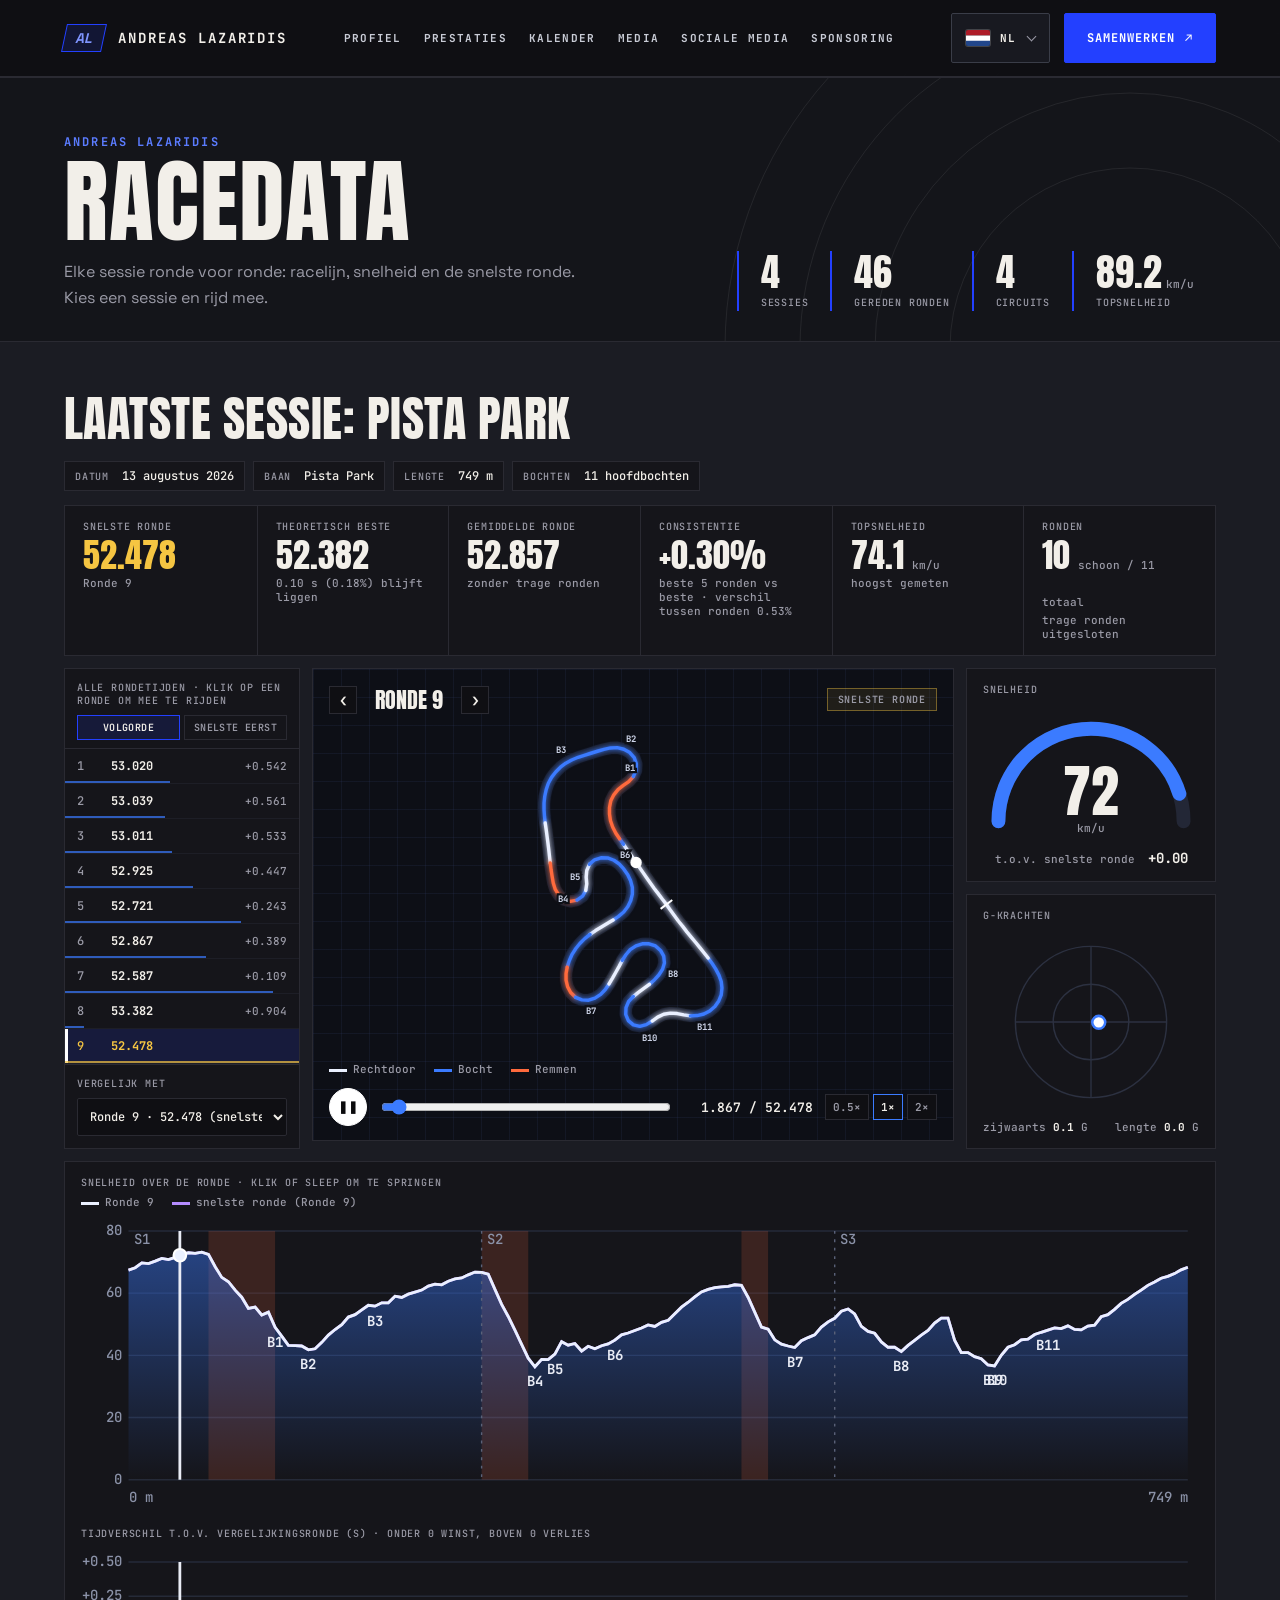
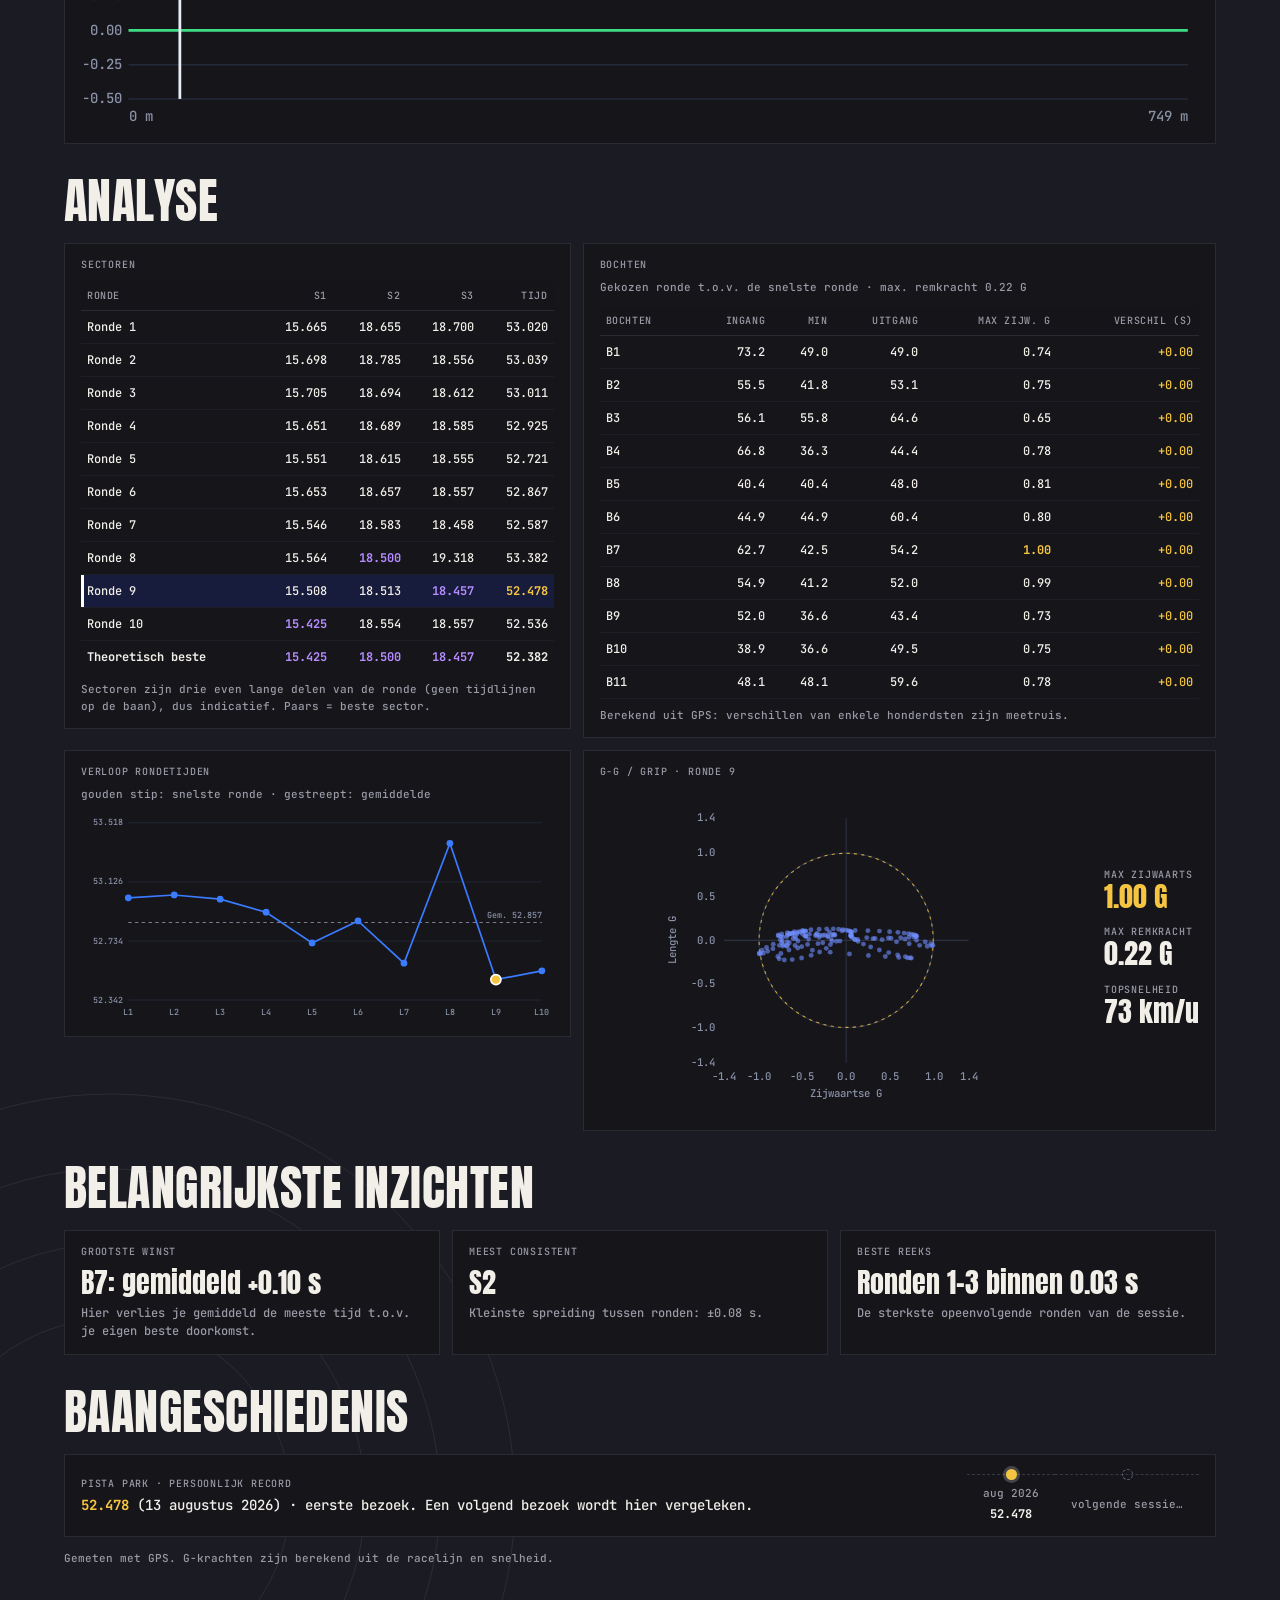
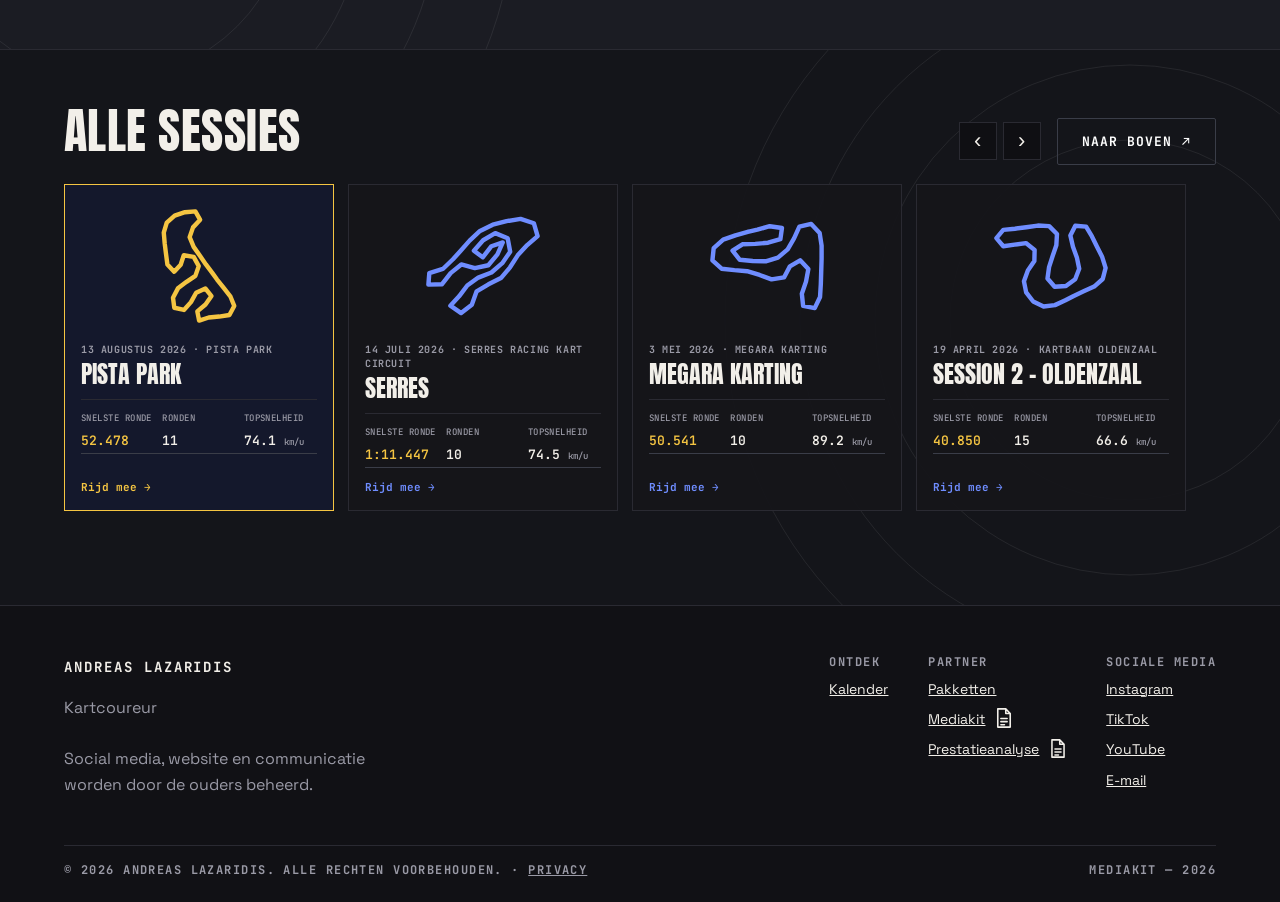
<file: rd-5vu19xn8kj/index.html>
<!DOCTYPE html>
<html lang="nl">
<head>
<meta charset="utf-8">
<meta name="viewport" content="width=device-width, initial-scale=1">
<title>Racedata | Andreas Lazaridis</title>
<meta name="description" content="Ronde voor ronde racedata van Andreas Lazaridis: racelijn, snelheid, G-krachten en rondetijden uit GPS-metingen.">
<meta name="theme-color" content="#0a0a0c">
<meta property="og:type" content="website">
<meta property="og:site_name" content="www.alracing.nl">
<meta property="og:locale" content="nl_NL">
<meta property="og:locale:alternate" content="en_GB">
<meta property="og:locale:alternate" content="el_GR">
<meta property="og:url" content="https://www.alracing.nl/rd-5vu19xn8kj/">
<meta property="og:image" content="https://www.alracing.nl/images/og-image.jpg">
<meta property="og:image:width" content="1200">
<meta property="og:image:height" content="630">
<meta property="og:image:type" content="image/jpeg">
<meta property="og:image:alt" content="Andreas Lazaridis, kartcoureur, alracing.nl">
<meta property="og:title" content="Racedata | Andreas Lazaridis">
<meta property="og:description" content="Ronde voor ronde racedata van Andreas Lazaridis: racelijn, snelheid, G-krachten en rondetijden uit GPS-metingen.">
<meta name="twitter:card" content="summary_large_image">
<meta name="twitter:image" content="https://www.alracing.nl/images/og-image.jpg">
<meta name="twitter:title" content="Racedata | Andreas Lazaridis">
<meta name="twitter:description" content="Ronde voor ronde racedata van Andreas Lazaridis: racelijn, snelheid, G-krachten en rondetijden uit GPS-metingen.">
<link rel="preconnect" href="https://fonts.googleapis.com"><link rel="preconnect" href="https://fonts.gstatic.com" crossorigin>
<link rel="preload" href="https://fonts.googleapis.com/css2?family=Unbounded:wght@500;800&family=Space+Grotesk:wght@400;500;700&family=JetBrains+Mono:wght@500;700&family=Anton&family=Barlow+Condensed:wght@600;700&family=Mrs+Saint+Delafield&display=swap" as="style" onload="this.onload=null;this.rel='stylesheet'">
<noscript><link href="https://fonts.googleapis.com/css2?family=Unbounded:wght@500;800&family=Space+Grotesk:wght@400;500;700&family=JetBrains+Mono:wght@500;700&family=Anton&family=Barlow+Condensed:wght@600;700&family=Mrs+Saint+Delafield&display=swap" rel="stylesheet"></noscript>
<link rel="icon" href="/favicon.ico" sizes="48x48">
<link rel="icon" href="/favicon.svg" type="image/svg+xml" sizes="any">
<link rel="icon" href="/favicon-48.png" sizes="48x48" type="image/png">
<link rel="icon" href="/favicon-96.png" sizes="96x96" type="image/png">
<link rel="icon" href="/favicon-192.png" sizes="192x192" type="image/png">
<link rel="apple-touch-icon" href="/apple-touch-icon.png">
<link rel="preload" as="image" href="/images/portrait.jpg" fetchpriority="high">
<link rel="stylesheet" href="/style.css">
<script src="/i18n.js" defer></script>
<meta name="robots" content="noindex, nofollow, noarchive">
<link rel="stylesheet" href="/racedata.css">
</head>
<body>
<header><svg width="0" height="0" style="position:absolute" aria-hidden="true" focusable="false"><defs><symbol id="fl-nl" viewBox="0 0 30 20"><path fill="#AE1C28" d="M0 0h30v7H0z"/><path fill="#fff" d="M0 7h30v6.7H0z"/><path fill="#21468B" d="M0 13.3h30V20H0z"/></symbol><symbol id="fl-en" viewBox="0 0 30 20"><path fill="#012169" d="M0 0h30v20H0z"/><path stroke="#fff" stroke-width="4" d="M0 0l30 20M30 0L0 20"/><path stroke="#C8102E" stroke-width="1.8" d="M0 0l30 20M30 0L0 20"/><path stroke="#fff" stroke-width="6.7" d="M15 0v20M0 10h30"/><path stroke="#C8102E" stroke-width="4" d="M15 0v20M0 10h30"/></symbol><symbol id="fl-gr" viewBox="0 0 30 20"><path fill="#0D5EAF" d="M0 0h30v20H0z"/><path fill="#fff" d="M0 2.22h30v2.22H0zM0 6.67h30v2.22H0zM0 11.1h30v2.22H0zM0 15.56h30v2.22H0z"/><path fill="#0D5EAF" d="M0 0h11.1v11.1H0z"/><path fill="#fff" d="M4.44 0h2.22v11.1H4.44zM0 4.44h11.1v2.22H0z"/></symbol></defs></svg><div class="wrap"><a class="logo" href="/nl/"><i aria-hidden="true"><b>AL</b></i>Andreas Lazaridis</a>
<nav><a href="/nl/#profile" data-i18n="nav_profile">Profiel</a><a href="/nl/#achievements" data-i18n="nav_achievements">Prestaties</a><a href="/nl/#calendar" data-i18n="nav_calendar">Kalender</a><a href="/nl/#media" data-i18n="nav_media">Media</a><a href="/nl/#social" data-i18n="nav_social">Sociale media</a><a href="/nl/#sponsoring" data-i18n="nav_sponsoring">Sponsoring</a></nav>
<div class="hdr-end"><div class="lang" id="lang"><button class="lang-btn" type="button" aria-haspopup="true" aria-expanded="false" aria-controls="langMenu" aria-label="Language"><span class="lang-flag"><svg viewBox="0 0 30 20" aria-hidden="true"><use href="#fl-nl"/></svg></span><span class="lang-code">NL</span></button><ul class="lang-menu" id="langMenu" hidden><li><a href="/rd-5vu19xn8kj/" hreflang="nl" lang="nl" aria-current="true"><span class="lang-flag"><svg viewBox="0 0 30 20" aria-hidden="true"><use href="#fl-nl"/></svg></span><span class="lang-name">Nederlands</span><span class="lang-abbr">NL</span></a></li><li><a href="/en/rd-5vu19xn8kj/" hreflang="en" lang="en"><span class="lang-flag"><svg viewBox="0 0 30 20" aria-hidden="true"><use href="#fl-en"/></svg></span><span class="lang-name">English</span><span class="lang-abbr">EN</span></a></li><li><a href="/gr/rd-5vu19xn8kj/" hreflang="el" lang="el"><span class="lang-flag"><svg viewBox="0 0 30 20" aria-hidden="true"><use href="#fl-gr"/></svg></span><span class="lang-name">Ελληνικά</span><span class="lang-abbr">GR</span></a></li></ul></div><a class="btn" data-mail data-i18n="btn_work_together" href="#">Samenwerken</a></div></div></header>
<main>
<section class="rd-hero"><div class="wrap"><div class="rd-top"><div><span class="eyebrow">Andreas Lazaridis</span><h1 id="rdH1"></h1><p id="rdIntro" class="rd-intro"></p></div><div class="rd-stats" id="rdStats"></div></div></div></section>
<section id="rdDash" class="rd-dash"><div class="wrap"><h2 id="rdTitle"></h2><p id="rdErr" class="rd-err"></p>
<div class="rd-chips" id="rdChips"></div>
<div class="rd-sb" id="rdTiles"></div>
<div class="rd-stage">
<div class="rd-card rd-tw-card"><div class="rd-twh"><span class="k" id="rdTowerT"></span><div class="rd-sort"><button type="button" data-sort="lap" class="on" id="rdSortLap"></button><button type="button" data-sort="time" id="rdSortFast"></button></div></div><div class="rd-tower" id="rdTower"></div><div class="rd-cmp"><span class="k" id="rdCmpT"></span><select id="rdCmp"></select></div></div>
<div class="rd-center">
<div class="rd-card rd-mapc"><div class="rd-maph"><div class="rd-lapsel"><button type="button" id="rdPrev">&lsaquo;</button><b id="rdLapNo"></b><button type="button" id="rdNext">&rsaquo;</button></div><span id="rdBadge" class="rd-badge"></span></div>
<svg id="rdMap" class="rd-map" viewBox="0 0 100 100" preserveAspectRatio="xMidYMid meet" role="img" aria-label="Racing line"></svg>
<div class="rd-legend"><span><i style="background:#eaf0ff"></i><em id="rdLeg1"></em></span><span><i style="background:#3b7bff"></i><em id="rdLeg2"></em></span><span><i style="background:#ff6a3d"></i><em id="rdLeg3"></em></span></div>
<div class="rd-ctl"><button type="button" id="rdPlay" class="rd-play">&#10074;&#10074;</button><input id="rdSlider" type="range" min="0" max="60" step="0.001" value="0" aria-label="Lap time"><span id="rdTime" class="rd-time"></span><div class="rd-rates"><button type="button" data-rate="0.5">0.5&times;</button><button type="button" data-rate="1" class="on">1&times;</button><button type="button" data-rate="2">2&times;</button></div></div></div>
<div class="rd-card rd-vid" id="rdVid" hidden><span class="k" id="rdVidT"></span><div class="rd-vbox" id="rdVbox"></div></div></div>
<div class="rd-side">
<div class="rd-card"><span class="k" id="rdSpeedT"></span><div class="rd-gauge"><svg viewBox="0 0 140 86" aria-hidden="true"><path class="bg" d="M10 76 A60 60 0 0 1 130 76"/><path id="rdArc" class="fg" d="M10 76 A60 60 0 0 1 130 76"/></svg><div class="rd-gv"><b id="rdV">0</b><small id="rdKm"></small></div></div><div class="rd-vs"><span id="rdVsT"></span> <b id="rdDelta">+0.00</b></div></div>
<div class="rd-card"><span class="k" id="rdGT"></span><svg viewBox="0 0 100 100" class="rd-gd" aria-hidden="true"><circle cx="50" cy="50" r="42"/><circle cx="50" cy="50" r="21"/><line x1="8" y1="50" x2="92" y2="50"/><line x1="50" y1="8" x2="50" y2="92"/><circle id="rdGdot" cx="50" cy="50" r="3.6" class="dot"/></svg><div class="rd-gl"><span><em id="rdGLatT"></em> <b id="rdGlat">0.0</b> G</span><span><em id="rdGLonT"></em> <b id="rdGlon">0.0</b> G</span></div></div>
</div></div>
<div class="rd-card rd-spc"><span class="k" id="rdSpChartT"></span><div class="rd-cleg" id="rdSpLeg"></div><svg id="rdSpChart" class="rd-chart rd-drag" viewBox="0 0 800 210"></svg><span class="k rd-k2" id="rdDeT"></span><svg id="rdDeChart" class="rd-chart rd-drag" viewBox="0 0 800 130"></svg></div>
<h2 class="rd-an-h" id="rdAnT"></h2>
<div class="rd-an"><div class="rd-card"><span class="k" id="rdSecT"></span><div class="rd-tbl"><table id="rdSec"></table></div><p class="rd-tn" id="rdSecN"></p></div>
<div class="rd-card"><span class="k" id="rdCorT"></span><p class="rd-tn" id="rdCorSub"></p><div class="rd-tbl"><table id="rdCor"></table></div><p class="rd-tn" id="rdCorN"></p></div></div>
<div class="rd-an">
<div class="rd-card"><span class="k" id="rdTrT"></span><p class="rd-tn" id="rdTrLeg"></p><svg id="rdTrend" class="rd-chart" viewBox="0 0 560 250"></svg></div>
<div class="rd-card"><span class="k" id="rdGGT"></span><div class="rd-gg"><svg id="rdGG" class="rd-chart" viewBox="0 0 340 310"></svg><div class="rd-ggs" id="rdGGS"></div></div></div></div>
<h2 class="rd-an-h" id="rdTkT"></h2><div class="rd-tk" id="rdTk"></div>
<h2 class="rd-an-h" id="rdHiT"></h2><div class="rd-card rd-hi" id="rdHi"></div>
<p class="rd-note" id="rdNote"></p></div></section>
<section id="rdAll"><div class="wrap"><div class="rd-allh"><h2 id="rdAllT"></h2><div class="rd-arrows"><button type="button" data-cscroll="-1" aria-label="Previous">&lsaquo;</button><button type="button" data-cscroll="1" aria-label="Next">&rsaquo;</button><button type="button" id="rdTop" class="btn ghost"></button></div></div><div class="rd-cards" id="rdCards"></div></div></section>
<p id="rdEmpty" class="wrap rd-err" hidden></p>
</main>
<footer><div class="wrap"><div class="fgrid"><div><div class="logo">ANDREAS LAZARIDIS</div><p><span data-i18n="hero_mantra">Kartcoureur</span><br><br><span data-i18n="footer_tagline">Social media, website en communicatie worden door de ouders beheerd.</span></p></div><div class="fcols"><div><span class="mono" data-i18n="footer_explore">Ontdek</span><a href="/nl/#calendar" data-i18n="footer_calendar">Kalender</a></div>
<div><span class="mono">Partner</span><a href="/nl/#sponsoring" data-i18n="footer_packages">Pakketten</a><a href="/documents/Andreas_Lazaridis_Sponsoring_Deck_NL.pdf" target="_blank" rel="noopener" data-i18n="footer_mediakit">Mediakit</a><a data-i18n="footer_performance" href="/documents/Andreas-Lazaridis-Performance-Analysis.pdf" target="_blank" rel="noopener">Prestatieanalyse</a></div>
<div><span class="mono">Sociale media</span><a data-k="instagram" href="#">Instagram</a><a data-k="tiktok" href="#">TikTok</a><a data-k="youtube" href="#">YouTube</a><a data-mail href="#">E-mail</a></div></div></div>
<div class="copy mono"><span><span data-i18n="footer_rights">© 2026 Andreas Lazaridis. Alle rechten voorbehouden.</span> · <a href="/nl/privacy.html" target="_blank" rel="noopener" data-i18n="footer_privacy">Privacy</a></span><span>Mediakit — 2026</span></div></div></footer>
<script>(function(){var box=document.getElementById("lang");if(!box)return;var btn=box.querySelector(".lang-btn"),menu=document.getElementById("langMenu");function set(o){btn.setAttribute("aria-expanded",o?"true":"false");menu.hidden=!o}btn.addEventListener("click",function(){set(menu.hidden)});document.addEventListener("click",function(e){if(!box.contains(e.target))set(false)});document.addEventListener("keydown",function(e){if(e.key==="Escape"&&!menu.hidden){set(false);btn.focus()}});menu.querySelectorAll("a").forEach(function(a){a.addEventListener("click",function(){try{localStorage.setItem("alracing-lang",a.getAttribute("href").replace(/\//g,""))}catch(e){}})});})();
(()=>{const pp=document.getElementById("pp"),os=document.querySelectorAll("[data-pp-open]");if(!pp||!os.length)return;let from;
const open=()=>{from=document.activeElement;pp.hidden=false;document.body.style.overflow="hidden";document.getElementById("ppClose").focus()},
shut=()=>{pp.hidden=true;document.body.style.overflow="";if(from)from.focus()};
os.forEach(o=>o.addEventListener("click",open));document.getElementById("ppClose").addEventListener("click",shut);
pp.addEventListener("click",e=>{if(e.target===pp)shut()});
document.addEventListener("keydown",e=>{if(!pp.hidden&&e.key=="Escape")shut()});
pp.querySelectorAll("[data-pp-place]").forEach(b=>b.addEventListener("click",()=>{pp.hidden=true;document.getElementById("pm").hidden=false;document.getElementById("pmClose").focus()}))})();
</script>
<script src="/racedata.js"></script>
</body>
</html>
</file>
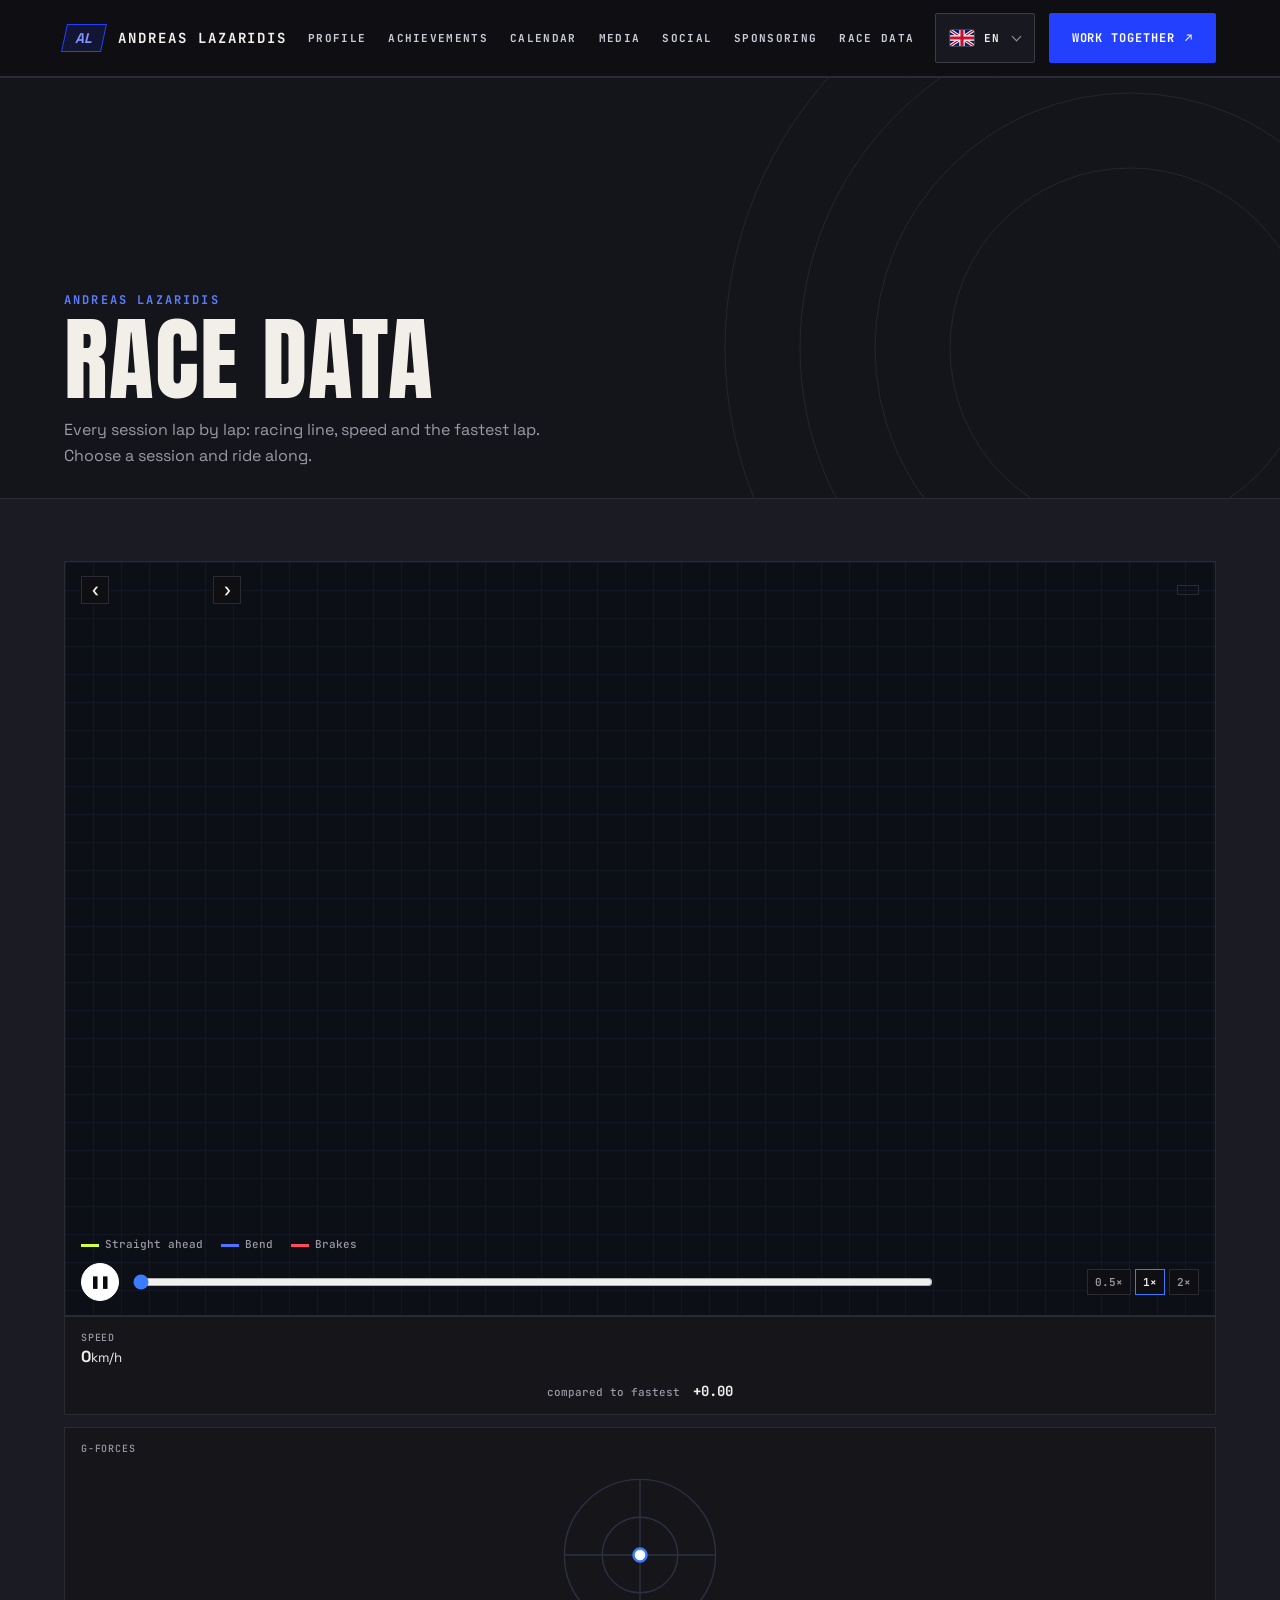
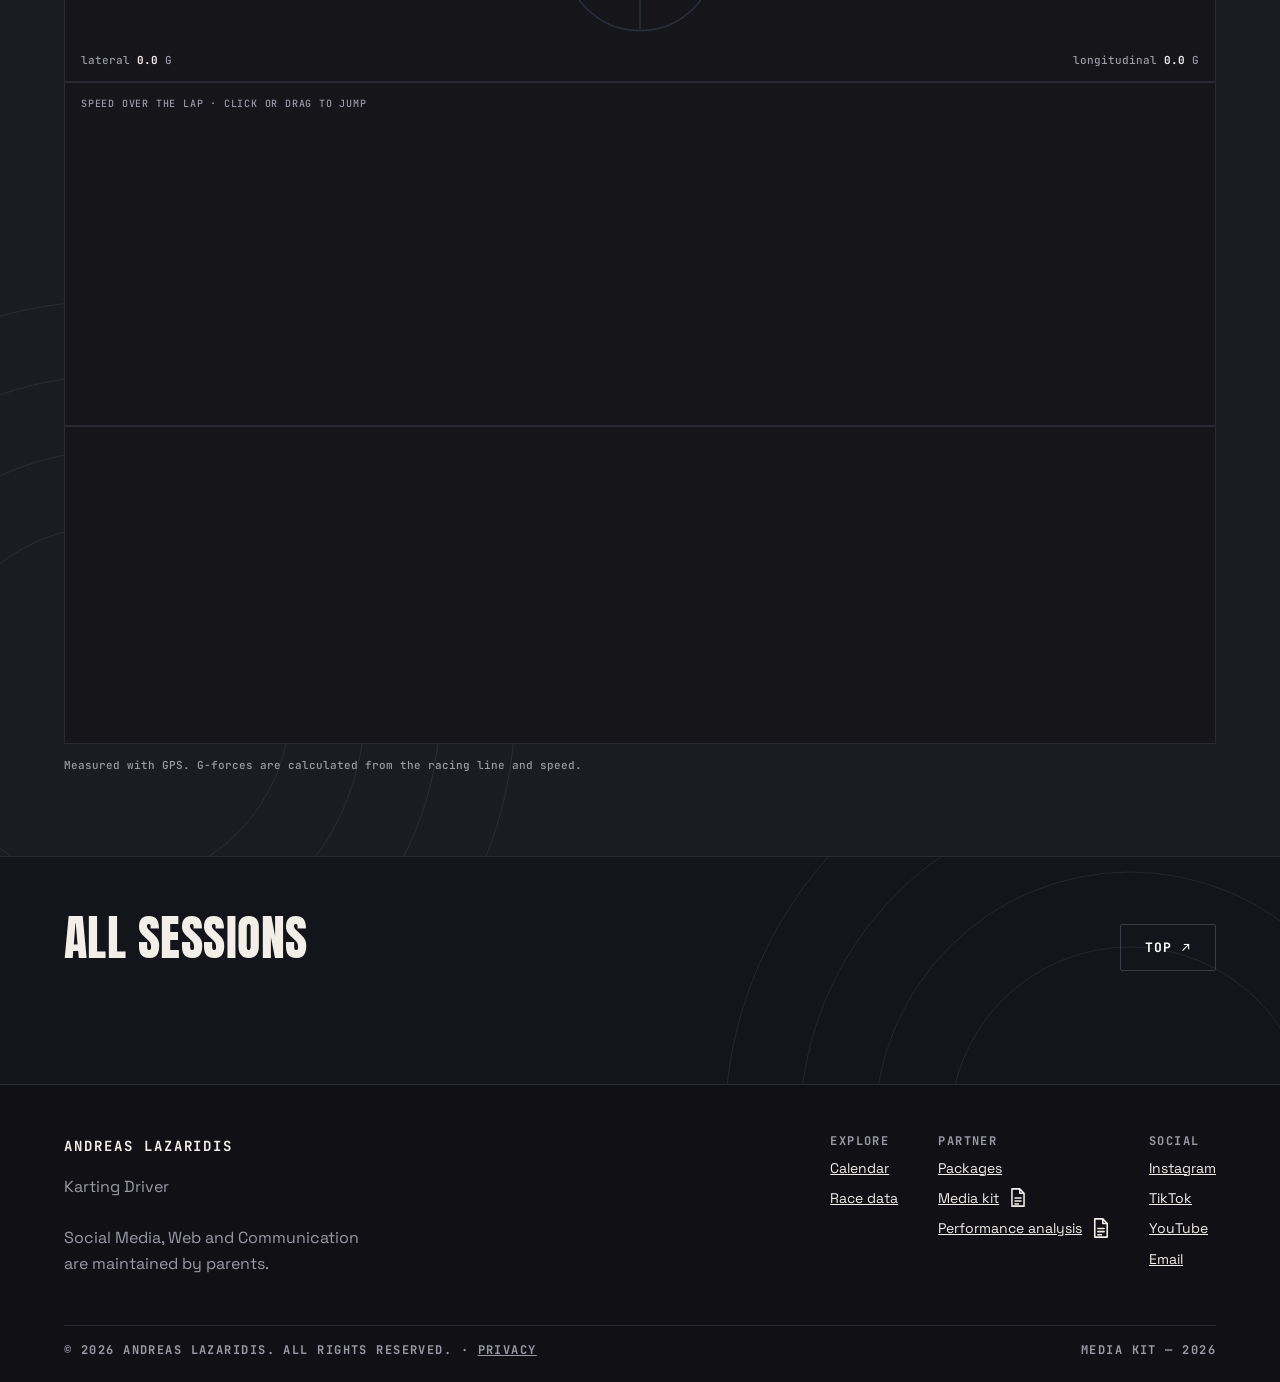
<file: en/racedata/index.html>
<!DOCTYPE html>
<html lang="en">
<head>
<meta charset="utf-8">
<meta name="viewport" content="width=device-width, initial-scale=1">
<title>Race data | Andreas Lazaridis</title>
<meta name="description" content="Lap-by-lap race data from Andreas Lazaridis: racing line, speed, G-forces and lap times from GPS measurements.">
<meta name="theme-color" content="#0a0a0c">
<link rel="canonical" href="https://www.alracing.nl/en/racedata/">
<link rel="alternate" hreflang="nl" href="https://www.alracing.nl/nl/racedata/">
<link rel="alternate" hreflang="en" href="https://www.alracing.nl/en/racedata/">
<link rel="alternate" hreflang="el" href="https://www.alracing.nl/gr/racedata/">
<link rel="alternate" hreflang="x-default" href="https://www.alracing.nl/nl/racedata/">
<meta property="og:type" content="website">
<meta property="og:site_name" content="www.alracing.nl">
<meta property="og:locale" content="en_GB">
<meta property="og:locale:alternate" content="nl_NL">
<meta property="og:locale:alternate" content="el_GR">
<meta property="og:url" content="https://www.alracing.nl/en/racedata/">
<meta property="og:image" content="https://www.alracing.nl/images/og-image.jpg">
<meta property="og:image:width" content="1200">
<meta property="og:image:height" content="630">
<meta property="og:image:type" content="image/jpeg">
<meta property="og:image:alt" content="Andreas Lazaridis, karting driver, alracing.nl">
<meta property="og:title" content="Race data | Andreas Lazaridis">
<meta property="og:description" content="Lap-by-lap race data from Andreas Lazaridis: racing line, speed, G-forces and lap times from GPS measurements.">
<meta name="twitter:card" content="summary_large_image">
<meta name="twitter:image" content="https://www.alracing.nl/images/og-image.jpg">
<meta name="twitter:title" content="Race data | Andreas Lazaridis">
<meta name="twitter:description" content="Lap-by-lap race data from Andreas Lazaridis: racing line, speed, G-forces and lap times from GPS measurements.">
<link rel="preconnect" href="https://fonts.googleapis.com"><link rel="preconnect" href="https://fonts.gstatic.com" crossorigin>
<link rel="preload" href="https://fonts.googleapis.com/css2?family=Unbounded:wght@500;800&family=Space+Grotesk:wght@400;500;700&family=JetBrains+Mono:wght@500;700&family=Anton&family=Barlow+Condensed:wght@600;700&family=Mrs+Saint+Delafield&display=swap" as="style" onload="this.onload=null;this.rel='stylesheet'">
<noscript><link href="https://fonts.googleapis.com/css2?family=Unbounded:wght@500;800&family=Space+Grotesk:wght@400;500;700&family=JetBrains+Mono:wght@500;700&family=Anton&family=Barlow+Condensed:wght@600;700&family=Mrs+Saint+Delafield&display=swap" rel="stylesheet"></noscript>
<link rel="icon" href="/favicon.ico" sizes="48x48">
<link rel="icon" href="/favicon.svg" type="image/svg+xml" sizes="any">
<link rel="icon" href="/favicon-48.png" sizes="48x48" type="image/png">
<link rel="icon" href="/favicon-96.png" sizes="96x96" type="image/png">
<link rel="icon" href="/favicon-192.png" sizes="192x192" type="image/png">
<link rel="apple-touch-icon" href="/apple-touch-icon.png">
<link rel="preload" as="image" href="/images/portrait.jpg" fetchpriority="high">
<link rel="stylesheet" href="/style.css">
<script src="/i18n.js" defer></script>
<link rel="stylesheet" href="/racedata.css">
</head>
<body>
<header><svg width="0" height="0" style="position:absolute" aria-hidden="true" focusable="false"><defs><symbol id="fl-nl" viewBox="0 0 30 20"><path fill="#AE1C28" d="M0 0h30v7H0z"/><path fill="#fff" d="M0 7h30v6.7H0z"/><path fill="#21468B" d="M0 13.3h30V20H0z"/></symbol><symbol id="fl-en" viewBox="0 0 30 20"><path fill="#012169" d="M0 0h30v20H0z"/><path stroke="#fff" stroke-width="4" d="M0 0l30 20M30 0L0 20"/><path stroke="#C8102E" stroke-width="1.8" d="M0 0l30 20M30 0L0 20"/><path stroke="#fff" stroke-width="6.7" d="M15 0v20M0 10h30"/><path stroke="#C8102E" stroke-width="4" d="M15 0v20M0 10h30"/></symbol><symbol id="fl-gr" viewBox="0 0 30 20"><path fill="#0D5EAF" d="M0 0h30v20H0z"/><path fill="#fff" d="M0 2.22h30v2.22H0zM0 6.67h30v2.22H0zM0 11.1h30v2.22H0zM0 15.56h30v2.22H0z"/><path fill="#0D5EAF" d="M0 0h11.1v11.1H0z"/><path fill="#fff" d="M4.44 0h2.22v11.1H4.44zM0 4.44h11.1v2.22H0z"/></symbol></defs></svg><div class="wrap"><a class="logo" href="/en/"><i aria-hidden="true"><b>AL</b></i>Andreas Lazaridis</a>
<nav><a href="/en/#profile" data-i18n="nav_profile">Profile</a><a href="/en/#achievements" data-i18n="nav_achievements">Achievements</a><a href="/en/#calendar" data-i18n="nav_calendar">Calendar</a><a href="/en/#media" data-i18n="nav_media">Media</a><a href="/en/#social" data-i18n="nav_social">Social</a><a href="/en/#sponsoring" data-i18n="nav_sponsoring">Sponsoring</a><a href="/en/racedata/" aria-current="page">Race data</a></nav>
<div class="hdr-end"><div class="lang" id="lang"><button class="lang-btn" type="button" aria-haspopup="true" aria-expanded="false" aria-controls="langMenu" aria-label="Language"><span class="lang-flag"><svg viewBox="0 0 30 20" aria-hidden="true"><use href="#fl-en"/></svg></span><span class="lang-code">EN</span></button><ul class="lang-menu" id="langMenu" hidden><li><a href="/nl/racedata/" hreflang="nl" lang="nl"><span class="lang-flag"><svg viewBox="0 0 30 20" aria-hidden="true"><use href="#fl-nl"/></svg></span><span class="lang-name">Nederlands</span><span class="lang-abbr">NL</span></a></li><li><a href="/en/racedata/" hreflang="en" lang="en" aria-current="true"><span class="lang-flag"><svg viewBox="0 0 30 20" aria-hidden="true"><use href="#fl-en"/></svg></span><span class="lang-name">English</span><span class="lang-abbr">EN</span></a></li><li><a href="/gr/racedata/" hreflang="el" lang="el"><span class="lang-flag"><svg viewBox="0 0 30 20" aria-hidden="true"><use href="#fl-gr"/></svg></span><span class="lang-name">Ελληνικά</span><span class="lang-abbr">GR</span></a></li></ul></div><a class="btn" data-mail data-i18n="btn_work_together" href="#">Work together</a></div></div></header>
<main>
<section class="rd-hero"><svg id="rdBg" class="rd-bg" aria-hidden="true" preserveAspectRatio="xMaxYMid meet"></svg><div class="wrap"><span class="eyebrow">Andreas Lazaridis</span><h1 id="rdH1"></h1><p id="rdIntro" class="rd-intro"></p><div class="rd-stats" id="rdStats"></div></div></section>
<section id="rdDash" class="rd-dash"><div class="wrap"><h2 id="rdTitle"></h2><p id="rdErr" class="rd-err"></p>
<div class="rd-tiles" id="rdTiles"></div>
<div class="rd-grid">
<div class="rd-card rd-mapc"><div class="rd-maph"><div class="rd-lapsel"><button type="button" id="rdPrev">&lsaquo;</button><b id="rdLapNo"></b><button type="button" id="rdNext">&rsaquo;</button></div><span id="rdBadge" class="rd-badge"></span></div>
<svg id="rdMap" class="rd-map" viewBox="0 0 100 100" preserveAspectRatio="xMidYMid meet" role="img" aria-label="Racing line"></svg>
<div class="rd-legend"><span><i style="background:#d4ff3a"></i><em id="rdLeg1"></em></span><span><i style="background:#4d74ff"></i><em id="rdLeg2"></em></span><span><i style="background:#ff4b5c"></i><em id="rdLeg3"></em></span></div>
<div class="rd-ctl"><button type="button" id="rdPlay" class="rd-play">&#10074;&#10074;</button><input id="rdSlider" type="range" min="0" max="60" step="0.001" value="0" aria-label="Lap time"><span id="rdTime" class="rd-time"></span><div class="rd-rates"><button type="button" data-rate="0.5">0.5&times;</button><button type="button" data-rate="1" class="on">1&times;</button><button type="button" data-rate="2">2&times;</button></div></div></div>
<div class="rd-side">
<div class="rd-card"><span class="k" id="rdSpeedT"></span><div class="rd-v"><b id="rdV">0</b><small id="rdKm"></small></div><div class="rd-bar"><i id="rdVbar"></i></div><div class="rd-vs"><span id="rdVsT"></span> <b id="rdDelta">+0.00</b></div></div>
<div class="rd-card"><span class="k" id="rdGT"></span><svg viewBox="0 0 100 100" class="rd-gd" aria-hidden="true"><circle cx="50" cy="50" r="42"/><circle cx="50" cy="50" r="21"/><line x1="8" y1="50" x2="92" y2="50"/><line x1="50" y1="8" x2="50" y2="92"/><circle id="rdGdot" cx="50" cy="50" r="3.6" class="dot"/></svg><div class="rd-gl"><span><em id="rdGLatT"></em> <b id="rdGlat">0.0</b> G</span><span><em id="rdGLonT"></em> <b id="rdGlon">0.0</b> G</span></div></div>
</div></div>
<div class="rd-card"><span class="k" id="rdSpChartT"></span><svg id="rdSpChart" class="rd-chart rd-drag" viewBox="0 0 800 210"></svg></div>
<div class="rd-card"><span class="k" id="rdLapChartT"></span><svg id="rdLapChart" class="rd-chart" viewBox="0 0 800 200"></svg></div>
<p class="rd-note" id="rdNote"></p></div></section>
<section id="rdAll"><div class="wrap"><div class="rd-allh"><h2 id="rdAllT"></h2><button type="button" id="rdTop" class="btn ghost"></button></div><div class="rd-cards" id="rdCards"></div></div></section>
<p id="rdEmpty" class="wrap rd-err" hidden></p>
</main>
<footer><div class="wrap"><div class="fgrid"><div><div class="logo">ANDREAS LAZARIDIS</div><p><span data-i18n="hero_mantra">Karting Driver</span><br><br><span data-i18n="footer_tagline">Social Media, Web and Communication are maintained by parents.</span></p></div><div class="fcols"><div><span class="mono" data-i18n="footer_explore">Explore</span><a href="/en/#calendar" data-i18n="footer_calendar">Calendar</a><a href="/en/racedata/">Race data</a></div>
<div><span class="mono">Partner</span><a href="/en/#sponsoring" data-i18n="footer_packages">Packages</a><a href="/documents/Andreas_Lazaridis_Sponsoring_Deck_EN.pdf" target="_blank" rel="noopener" data-i18n="footer_mediakit">Media kit</a><a data-i18n="footer_performance" href="/documents/Andreas-Lazaridis-Performance-Analysis.pdf" target="_blank" rel="noopener">Performance analysis</a></div>
<div><span class="mono">Social</span><a data-k="instagram" href="#">Instagram</a><a data-k="tiktok" href="#">TikTok</a><a data-k="youtube" href="#">YouTube</a><a data-mail href="#">Email</a></div></div></div>
<div class="copy mono"><span><span data-i18n="footer_rights">© 2026 Andreas Lazaridis. All rights reserved.</span> · <a href="/en/privacy.html" target="_blank" rel="noopener" data-i18n="footer_privacy">Privacy</a></span><span>Media kit — 2026</span></div></div></footer>
<script>(function(){var box=document.getElementById("lang");if(!box)return;var btn=box.querySelector(".lang-btn"),menu=document.getElementById("langMenu");function set(o){btn.setAttribute("aria-expanded",o?"true":"false");menu.hidden=!o}btn.addEventListener("click",function(){set(menu.hidden)});document.addEventListener("click",function(e){if(!box.contains(e.target))set(false)});document.addEventListener("keydown",function(e){if(e.key==="Escape"&&!menu.hidden){set(false);btn.focus()}});menu.querySelectorAll("a").forEach(function(a){a.addEventListener("click",function(){try{localStorage.setItem("alracing-lang",a.getAttribute("href").replace(/\//g,""))}catch(e){}})});})();
(()=>{const pp=document.getElementById("pp"),os=document.querySelectorAll("[data-pp-open]");if(!pp||!os.length)return;let from;
const open=()=>{from=document.activeElement;pp.hidden=false;document.body.style.overflow="hidden";document.getElementById("ppClose").focus()},
shut=()=>{pp.hidden=true;document.body.style.overflow="";if(from)from.focus()};
os.forEach(o=>o.addEventListener("click",open));document.getElementById("ppClose").addEventListener("click",shut);
pp.addEventListener("click",e=>{if(e.target===pp)shut()});
document.addEventListener("keydown",e=>{if(!pp.hidden&&e.key=="Escape")shut()});
pp.querySelectorAll("[data-pp-place]").forEach(b=>b.addEventListener("click",()=>{pp.hidden=true;document.getElementById("pm").hidden=false;document.getElementById("pmClose").focus()}))})();
</script>
<script src="/racedata.js"></script>
</body>
</html>
</file>
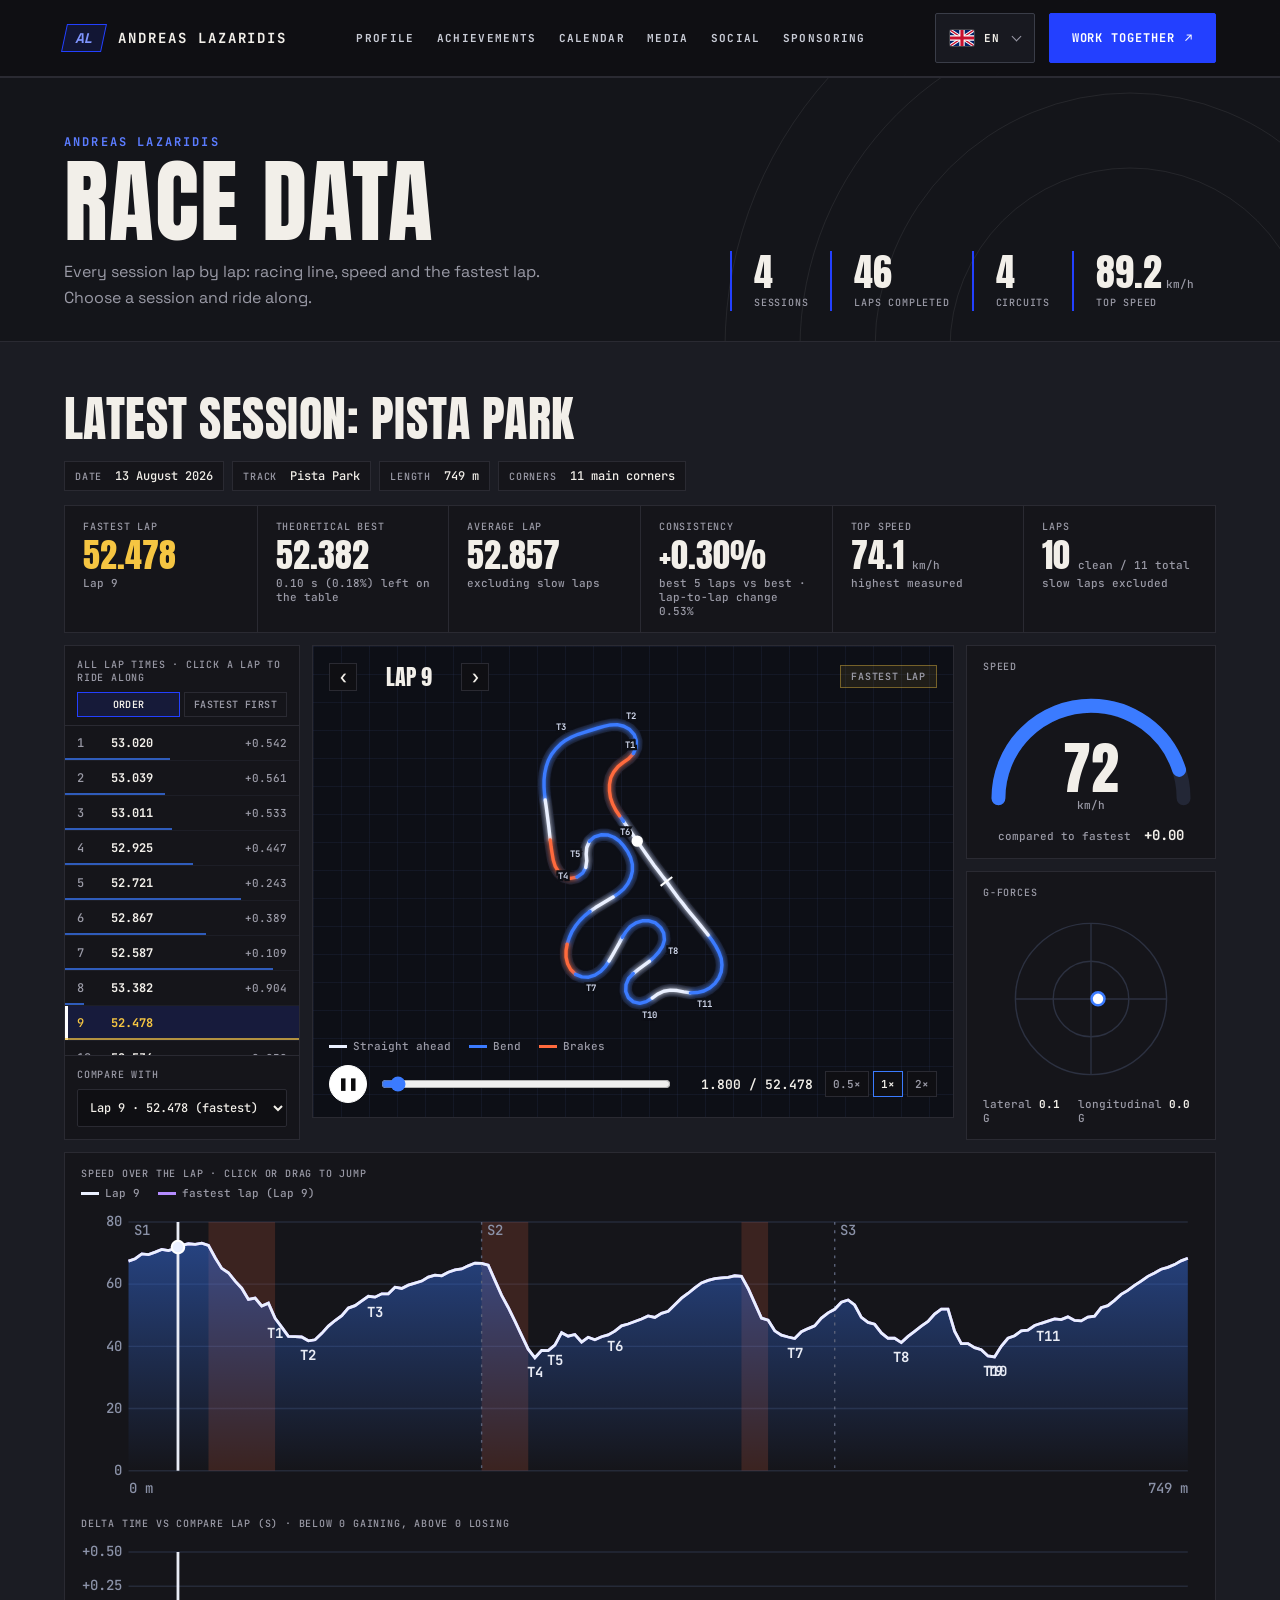
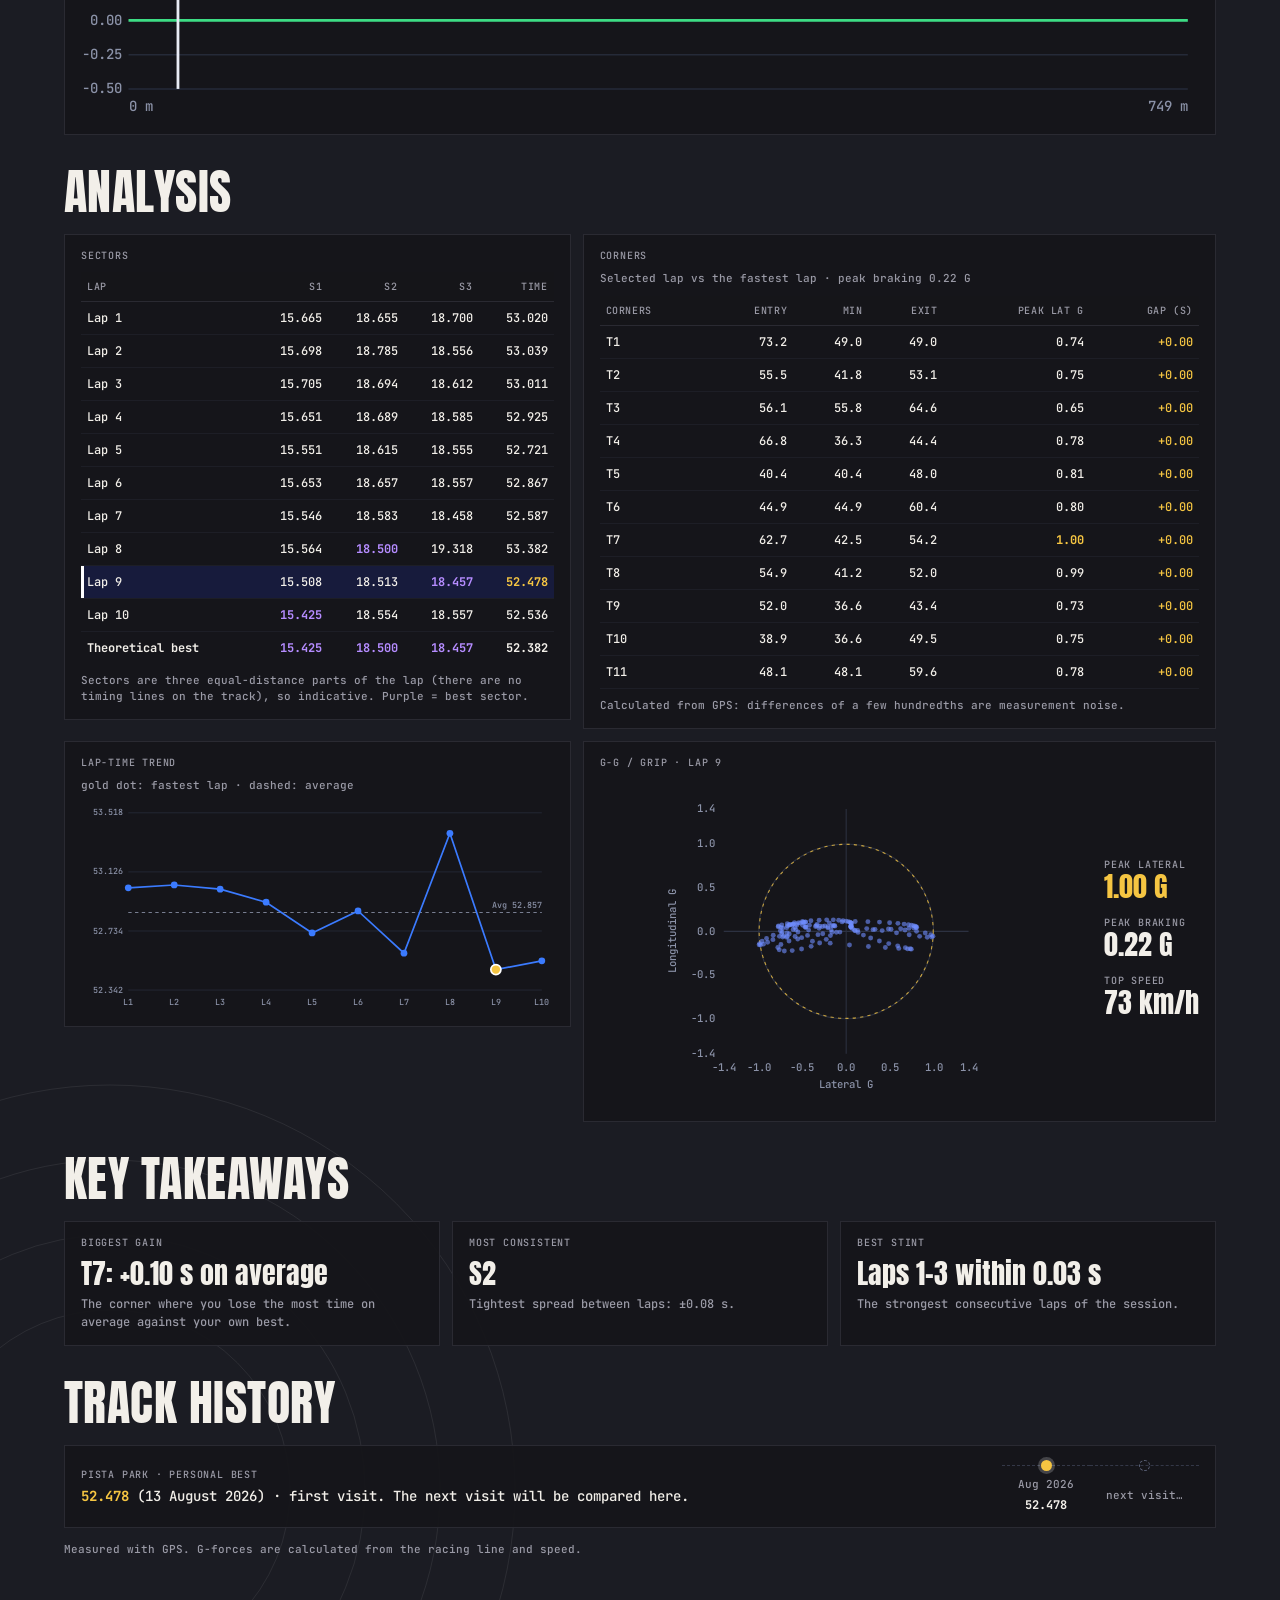
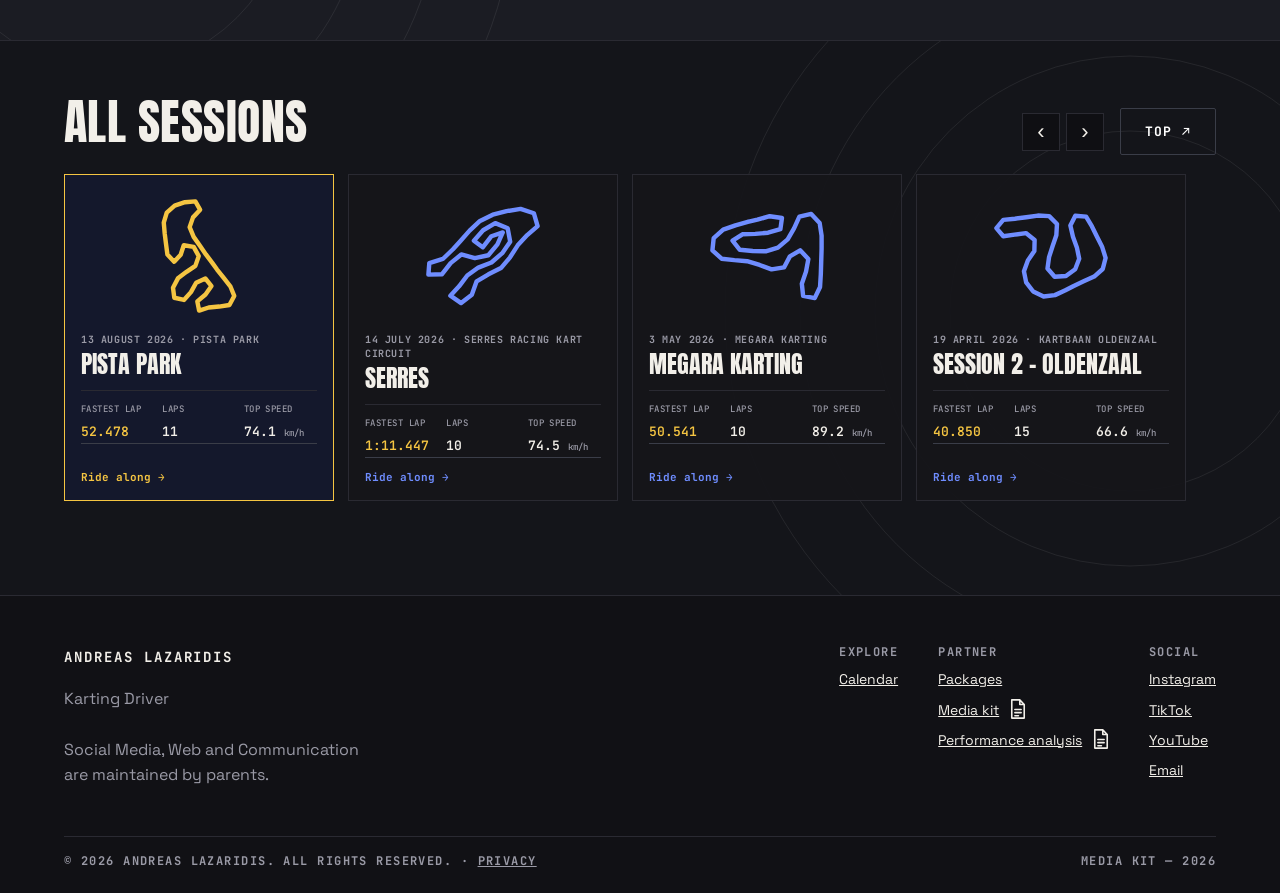
<file: en/rd-5vu19xn8kj/index.html>
<!DOCTYPE html>
<html lang="en">
<head>
<meta charset="utf-8">
<meta name="viewport" content="width=device-width, initial-scale=1">
<title>Race data | Andreas Lazaridis</title>
<meta name="description" content="Lap-by-lap race data from Andreas Lazaridis: racing line, speed, G-forces and lap times from GPS measurements.">
<meta name="theme-color" content="#0a0a0c">
<meta property="og:type" content="website">
<meta property="og:site_name" content="www.alracing.nl">
<meta property="og:locale" content="en_GB">
<meta property="og:locale:alternate" content="nl_NL">
<meta property="og:locale:alternate" content="el_GR">
<meta property="og:url" content="https://www.alracing.nl/en/rd-5vu19xn8kj/">
<meta property="og:image" content="https://www.alracing.nl/images/og-image.jpg">
<meta property="og:image:width" content="1200">
<meta property="og:image:height" content="630">
<meta property="og:image:type" content="image/jpeg">
<meta property="og:image:alt" content="Andreas Lazaridis, karting driver, alracing.nl">
<meta property="og:title" content="Race data | Andreas Lazaridis">
<meta property="og:description" content="Lap-by-lap race data from Andreas Lazaridis: racing line, speed, G-forces and lap times from GPS measurements.">
<meta name="twitter:card" content="summary_large_image">
<meta name="twitter:image" content="https://www.alracing.nl/images/og-image.jpg">
<meta name="twitter:title" content="Race data | Andreas Lazaridis">
<meta name="twitter:description" content="Lap-by-lap race data from Andreas Lazaridis: racing line, speed, G-forces and lap times from GPS measurements.">
<link rel="preconnect" href="https://fonts.googleapis.com"><link rel="preconnect" href="https://fonts.gstatic.com" crossorigin>
<link rel="preload" href="https://fonts.googleapis.com/css2?family=Unbounded:wght@500;800&family=Space+Grotesk:wght@400;500;700&family=JetBrains+Mono:wght@500;700&family=Anton&family=Barlow+Condensed:wght@600;700&family=Mrs+Saint+Delafield&display=swap" as="style" onload="this.onload=null;this.rel='stylesheet'">
<noscript><link href="https://fonts.googleapis.com/css2?family=Unbounded:wght@500;800&family=Space+Grotesk:wght@400;500;700&family=JetBrains+Mono:wght@500;700&family=Anton&family=Barlow+Condensed:wght@600;700&family=Mrs+Saint+Delafield&display=swap" rel="stylesheet"></noscript>
<link rel="icon" href="/favicon.ico" sizes="48x48">
<link rel="icon" href="/favicon.svg" type="image/svg+xml" sizes="any">
<link rel="icon" href="/favicon-48.png" sizes="48x48" type="image/png">
<link rel="icon" href="/favicon-96.png" sizes="96x96" type="image/png">
<link rel="icon" href="/favicon-192.png" sizes="192x192" type="image/png">
<link rel="apple-touch-icon" href="/apple-touch-icon.png">
<link rel="preload" as="image" href="/images/portrait.jpg" fetchpriority="high">
<link rel="stylesheet" href="/style.css">
<script src="/i18n.js" defer></script>
<meta name="robots" content="noindex, nofollow, noarchive">
<link rel="stylesheet" href="/racedata.css">
</head>
<body>
<header><svg width="0" height="0" style="position:absolute" aria-hidden="true" focusable="false"><defs><symbol id="fl-nl" viewBox="0 0 30 20"><path fill="#AE1C28" d="M0 0h30v7H0z"/><path fill="#fff" d="M0 7h30v6.7H0z"/><path fill="#21468B" d="M0 13.3h30V20H0z"/></symbol><symbol id="fl-en" viewBox="0 0 30 20"><path fill="#012169" d="M0 0h30v20H0z"/><path stroke="#fff" stroke-width="4" d="M0 0l30 20M30 0L0 20"/><path stroke="#C8102E" stroke-width="1.8" d="M0 0l30 20M30 0L0 20"/><path stroke="#fff" stroke-width="6.7" d="M15 0v20M0 10h30"/><path stroke="#C8102E" stroke-width="4" d="M15 0v20M0 10h30"/></symbol><symbol id="fl-gr" viewBox="0 0 30 20"><path fill="#0D5EAF" d="M0 0h30v20H0z"/><path fill="#fff" d="M0 2.22h30v2.22H0zM0 6.67h30v2.22H0zM0 11.1h30v2.22H0zM0 15.56h30v2.22H0z"/><path fill="#0D5EAF" d="M0 0h11.1v11.1H0z"/><path fill="#fff" d="M4.44 0h2.22v11.1H4.44zM0 4.44h11.1v2.22H0z"/></symbol></defs></svg><div class="wrap"><a class="logo" href="/en/"><i aria-hidden="true"><b>AL</b></i>Andreas Lazaridis</a>
<nav><a href="/en/#profile" data-i18n="nav_profile">Profile</a><a href="/en/#achievements" data-i18n="nav_achievements">Achievements</a><a href="/en/#calendar" data-i18n="nav_calendar">Calendar</a><a href="/en/#media" data-i18n="nav_media">Media</a><a href="/en/#social" data-i18n="nav_social">Social</a><a href="/en/#sponsoring" data-i18n="nav_sponsoring">Sponsoring</a></nav>
<div class="hdr-end"><div class="lang" id="lang"><button class="lang-btn" type="button" aria-haspopup="true" aria-expanded="false" aria-controls="langMenu" aria-label="Language"><span class="lang-flag"><svg viewBox="0 0 30 20" aria-hidden="true"><use href="#fl-en"/></svg></span><span class="lang-code">EN</span></button><ul class="lang-menu" id="langMenu" hidden><li><a href="/rd-5vu19xn8kj/" hreflang="nl" lang="nl"><span class="lang-flag"><svg viewBox="0 0 30 20" aria-hidden="true"><use href="#fl-nl"/></svg></span><span class="lang-name">Nederlands</span><span class="lang-abbr">NL</span></a></li><li><a href="/en/rd-5vu19xn8kj/" hreflang="en" lang="en" aria-current="true"><span class="lang-flag"><svg viewBox="0 0 30 20" aria-hidden="true"><use href="#fl-en"/></svg></span><span class="lang-name">English</span><span class="lang-abbr">EN</span></a></li><li><a href="/gr/rd-5vu19xn8kj/" hreflang="el" lang="el"><span class="lang-flag"><svg viewBox="0 0 30 20" aria-hidden="true"><use href="#fl-gr"/></svg></span><span class="lang-name">Ελληνικά</span><span class="lang-abbr">GR</span></a></li></ul></div><a class="btn" data-mail data-i18n="btn_work_together" href="#">Work together</a></div></div></header>
<main>
<section class="rd-hero"><div class="wrap"><div class="rd-top"><div><span class="eyebrow">Andreas Lazaridis</span><h1 id="rdH1"></h1><p id="rdIntro" class="rd-intro"></p></div><div class="rd-stats" id="rdStats"></div></div></div></section>
<section id="rdDash" class="rd-dash"><div class="wrap"><h2 id="rdTitle"></h2><p id="rdErr" class="rd-err"></p>
<div class="rd-chips" id="rdChips"></div>
<div class="rd-sb" id="rdTiles"></div>
<div class="rd-stage">
<div class="rd-card rd-tw-card"><div class="rd-twh"><span class="k" id="rdTowerT"></span><div class="rd-sort"><button type="button" data-sort="lap" class="on" id="rdSortLap"></button><button type="button" data-sort="time" id="rdSortFast"></button></div></div><div class="rd-tower" id="rdTower"></div><div class="rd-cmp"><span class="k" id="rdCmpT"></span><select id="rdCmp"></select></div></div>
<div class="rd-center">
<div class="rd-card rd-mapc"><div class="rd-maph"><div class="rd-lapsel"><button type="button" id="rdPrev">&lsaquo;</button><b id="rdLapNo"></b><button type="button" id="rdNext">&rsaquo;</button></div><span id="rdBadge" class="rd-badge"></span></div>
<svg id="rdMap" class="rd-map" viewBox="0 0 100 100" preserveAspectRatio="xMidYMid meet" role="img" aria-label="Racing line"></svg>
<div class="rd-legend"><span><i style="background:#eaf0ff"></i><em id="rdLeg1"></em></span><span><i style="background:#3b7bff"></i><em id="rdLeg2"></em></span><span><i style="background:#ff6a3d"></i><em id="rdLeg3"></em></span></div>
<div class="rd-ctl"><button type="button" id="rdPlay" class="rd-play">&#10074;&#10074;</button><input id="rdSlider" type="range" min="0" max="60" step="0.001" value="0" aria-label="Lap time"><span id="rdTime" class="rd-time"></span><div class="rd-rates"><button type="button" data-rate="0.5">0.5&times;</button><button type="button" data-rate="1" class="on">1&times;</button><button type="button" data-rate="2">2&times;</button></div></div></div>
<div class="rd-card rd-vid" id="rdVid" hidden><span class="k" id="rdVidT"></span><div class="rd-vbox" id="rdVbox"></div></div></div>
<div class="rd-side">
<div class="rd-card"><span class="k" id="rdSpeedT"></span><div class="rd-gauge"><svg viewBox="0 0 140 86" aria-hidden="true"><path class="bg" d="M10 76 A60 60 0 0 1 130 76"/><path id="rdArc" class="fg" d="M10 76 A60 60 0 0 1 130 76"/></svg><div class="rd-gv"><b id="rdV">0</b><small id="rdKm"></small></div></div><div class="rd-vs"><span id="rdVsT"></span> <b id="rdDelta">+0.00</b></div></div>
<div class="rd-card"><span class="k" id="rdGT"></span><svg viewBox="0 0 100 100" class="rd-gd" aria-hidden="true"><circle cx="50" cy="50" r="42"/><circle cx="50" cy="50" r="21"/><line x1="8" y1="50" x2="92" y2="50"/><line x1="50" y1="8" x2="50" y2="92"/><circle id="rdGdot" cx="50" cy="50" r="3.6" class="dot"/></svg><div class="rd-gl"><span><em id="rdGLatT"></em> <b id="rdGlat">0.0</b> G</span><span><em id="rdGLonT"></em> <b id="rdGlon">0.0</b> G</span></div></div>
</div></div>
<div class="rd-card rd-spc"><span class="k" id="rdSpChartT"></span><div class="rd-cleg" id="rdSpLeg"></div><svg id="rdSpChart" class="rd-chart rd-drag" viewBox="0 0 800 210"></svg><span class="k rd-k2" id="rdDeT"></span><svg id="rdDeChart" class="rd-chart rd-drag" viewBox="0 0 800 130"></svg></div>
<h2 class="rd-an-h" id="rdAnT"></h2>
<div class="rd-an"><div class="rd-card"><span class="k" id="rdSecT"></span><div class="rd-tbl"><table id="rdSec"></table></div><p class="rd-tn" id="rdSecN"></p></div>
<div class="rd-card"><span class="k" id="rdCorT"></span><p class="rd-tn" id="rdCorSub"></p><div class="rd-tbl"><table id="rdCor"></table></div><p class="rd-tn" id="rdCorN"></p></div></div>
<div class="rd-an">
<div class="rd-card"><span class="k" id="rdTrT"></span><p class="rd-tn" id="rdTrLeg"></p><svg id="rdTrend" class="rd-chart" viewBox="0 0 560 250"></svg></div>
<div class="rd-card"><span class="k" id="rdGGT"></span><div class="rd-gg"><svg id="rdGG" class="rd-chart" viewBox="0 0 340 310"></svg><div class="rd-ggs" id="rdGGS"></div></div></div></div>
<h2 class="rd-an-h" id="rdTkT"></h2><div class="rd-tk" id="rdTk"></div>
<h2 class="rd-an-h" id="rdHiT"></h2><div class="rd-card rd-hi" id="rdHi"></div>
<p class="rd-note" id="rdNote"></p></div></section>
<section id="rdAll"><div class="wrap"><div class="rd-allh"><h2 id="rdAllT"></h2><div class="rd-arrows"><button type="button" data-cscroll="-1" aria-label="Previous">&lsaquo;</button><button type="button" data-cscroll="1" aria-label="Next">&rsaquo;</button><button type="button" id="rdTop" class="btn ghost"></button></div></div><div class="rd-cards" id="rdCards"></div></div></section>
<p id="rdEmpty" class="wrap rd-err" hidden></p>
</main>
<footer><div class="wrap"><div class="fgrid"><div><div class="logo">ANDREAS LAZARIDIS</div><p><span data-i18n="hero_mantra">Karting Driver</span><br><br><span data-i18n="footer_tagline">Social Media, Web and Communication are maintained by parents.</span></p></div><div class="fcols"><div><span class="mono" data-i18n="footer_explore">Explore</span><a href="/en/#calendar" data-i18n="footer_calendar">Calendar</a></div>
<div><span class="mono">Partner</span><a href="/en/#sponsoring" data-i18n="footer_packages">Packages</a><a href="/documents/Andreas_Lazaridis_Sponsoring_Deck_EN.pdf" target="_blank" rel="noopener" data-i18n="footer_mediakit">Media kit</a><a data-i18n="footer_performance" href="/documents/Andreas-Lazaridis-Performance-Analysis.pdf" target="_blank" rel="noopener">Performance analysis</a></div>
<div><span class="mono">Social</span><a data-k="instagram" href="#">Instagram</a><a data-k="tiktok" href="#">TikTok</a><a data-k="youtube" href="#">YouTube</a><a data-mail href="#">Email</a></div></div></div>
<div class="copy mono"><span><span data-i18n="footer_rights">© 2026 Andreas Lazaridis. All rights reserved.</span> · <a href="/en/privacy.html" target="_blank" rel="noopener" data-i18n="footer_privacy">Privacy</a></span><span>Media kit — 2026</span></div></div></footer>
<script>(function(){var box=document.getElementById("lang");if(!box)return;var btn=box.querySelector(".lang-btn"),menu=document.getElementById("langMenu");function set(o){btn.setAttribute("aria-expanded",o?"true":"false");menu.hidden=!o}btn.addEventListener("click",function(){set(menu.hidden)});document.addEventListener("click",function(e){if(!box.contains(e.target))set(false)});document.addEventListener("keydown",function(e){if(e.key==="Escape"&&!menu.hidden){set(false);btn.focus()}});menu.querySelectorAll("a").forEach(function(a){a.addEventListener("click",function(){try{localStorage.setItem("alracing-lang",a.getAttribute("href").replace(/\//g,""))}catch(e){}})});})();
(()=>{const pp=document.getElementById("pp"),os=document.querySelectorAll("[data-pp-open]");if(!pp||!os.length)return;let from;
const open=()=>{from=document.activeElement;pp.hidden=false;document.body.style.overflow="hidden";document.getElementById("ppClose").focus()},
shut=()=>{pp.hidden=true;document.body.style.overflow="";if(from)from.focus()};
os.forEach(o=>o.addEventListener("click",open));document.getElementById("ppClose").addEventListener("click",shut);
pp.addEventListener("click",e=>{if(e.target===pp)shut()});
document.addEventListener("keydown",e=>{if(!pp.hidden&&e.key=="Escape")shut()});
pp.querySelectorAll("[data-pp-place]").forEach(b=>b.addEventListener("click",()=>{pp.hidden=true;document.getElementById("pm").hidden=false;document.getElementById("pmClose").focus()}))})();
</script>
<script src="/racedata.js"></script>
</body>
</html>
</file>
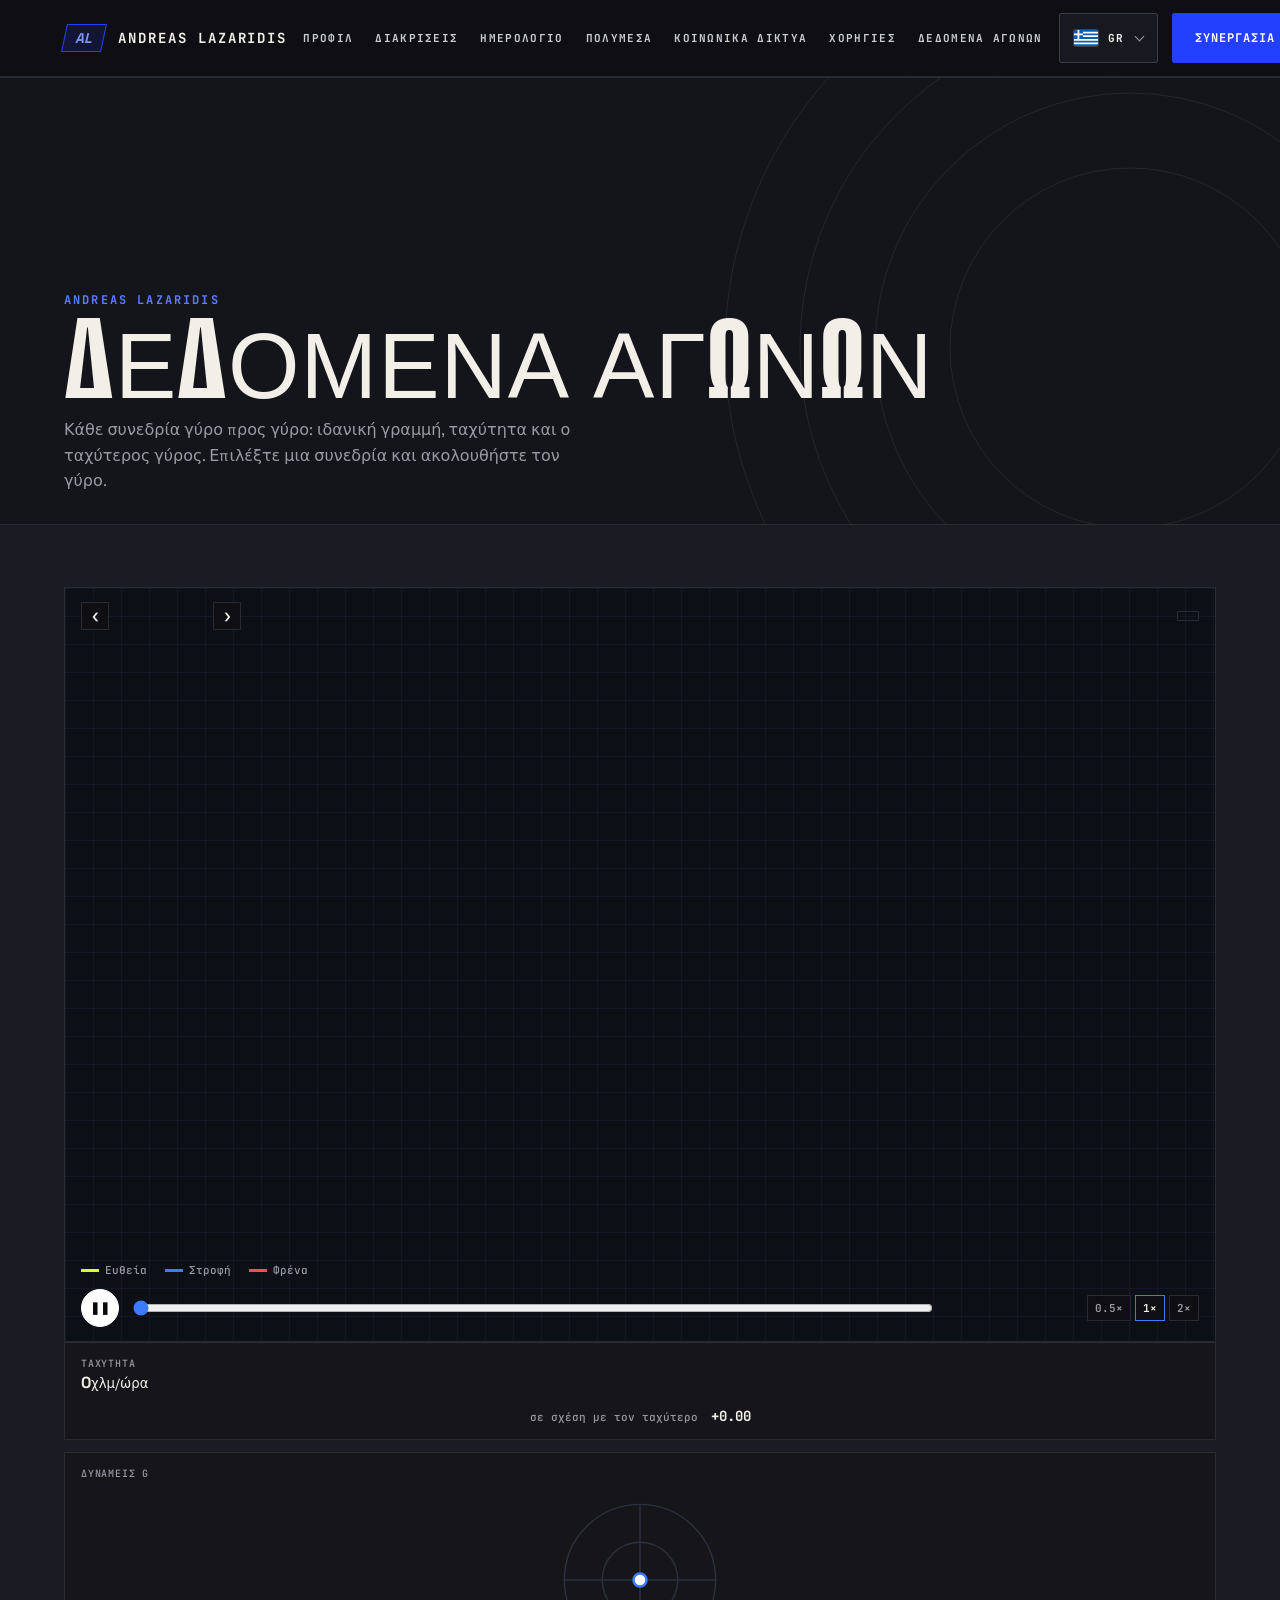
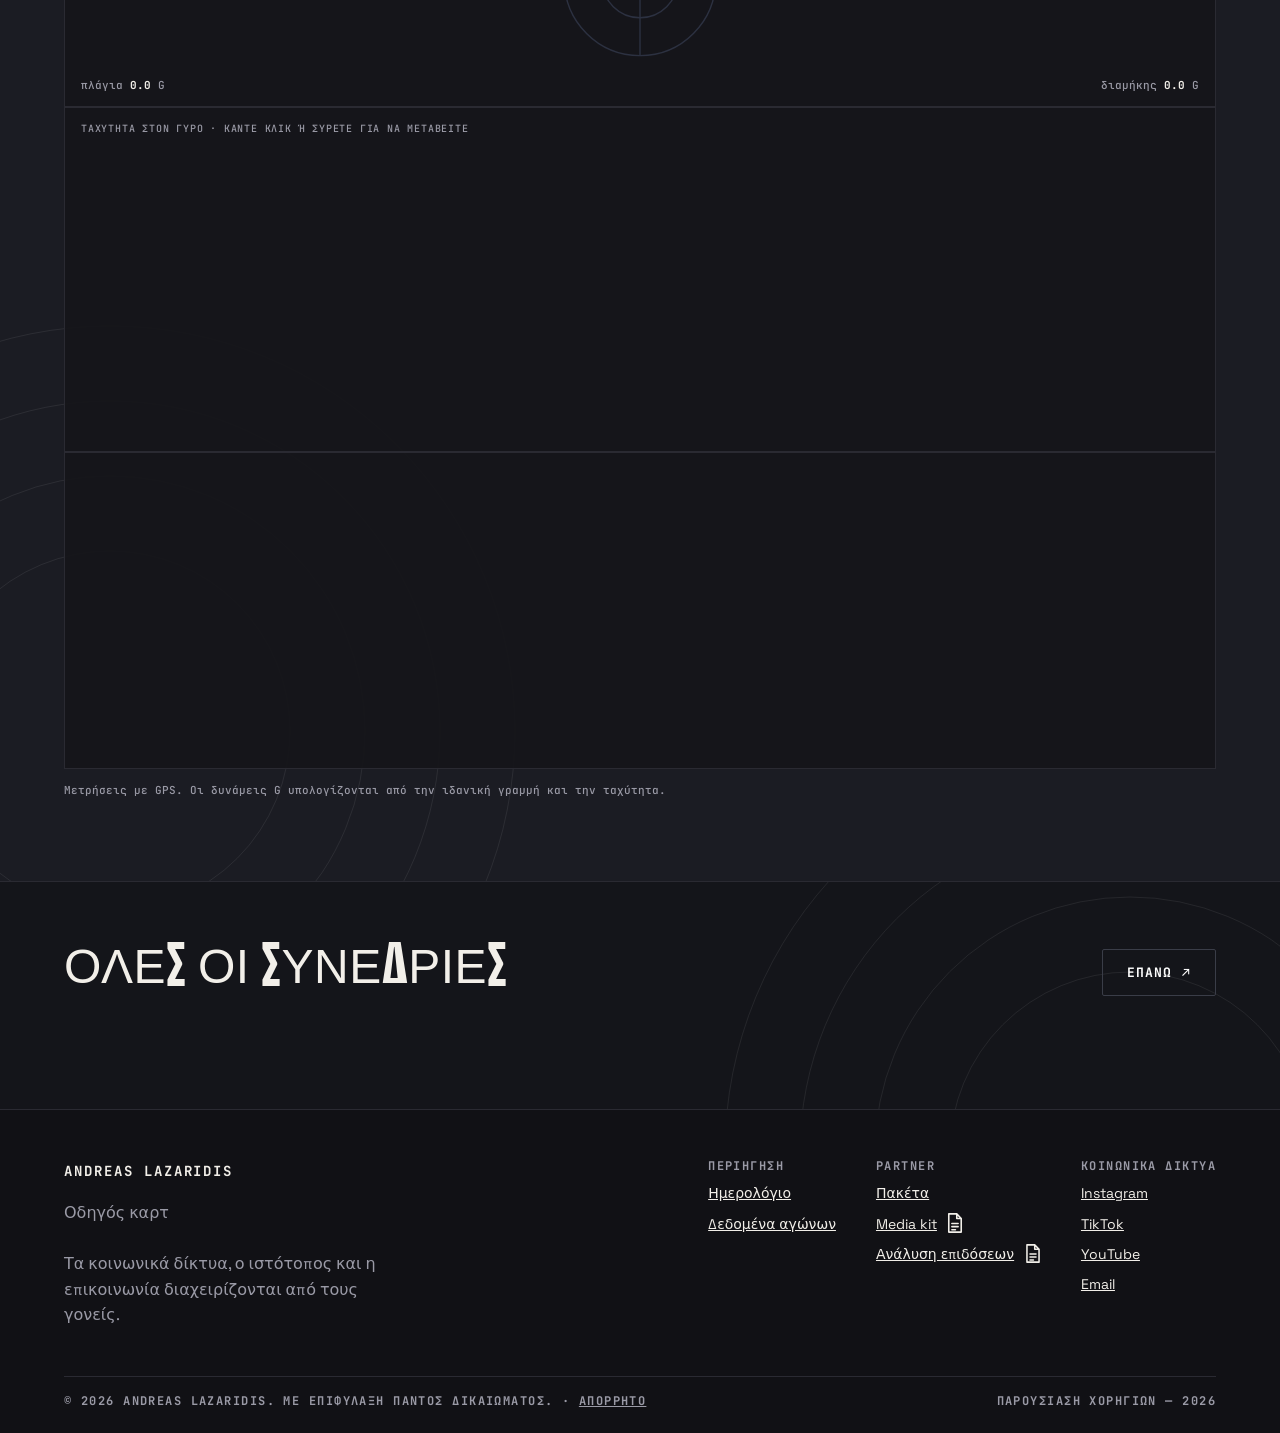
<file: gr/racedata/index.html>
<!DOCTYPE html>
<html lang="el">
<head>
<meta charset="utf-8">
<meta name="viewport" content="width=device-width, initial-scale=1">
<title>Δεδομένα αγώνων | Andreas Lazaridis</title>
<meta name="description" content="Δεδομένα αγώνων γύρο προς γύρο από τον Andreas Lazaridis: ιδανική γραμμή, ταχύτητα, δυνάμεις G και χρόνοι γύρου από μετρήσεις GPS.">
<meta name="theme-color" content="#0a0a0c">
<link rel="canonical" href="https://www.alracing.nl/gr/racedata/">
<link rel="alternate" hreflang="nl" href="https://www.alracing.nl/nl/racedata/">
<link rel="alternate" hreflang="en" href="https://www.alracing.nl/en/racedata/">
<link rel="alternate" hreflang="el" href="https://www.alracing.nl/gr/racedata/">
<link rel="alternate" hreflang="x-default" href="https://www.alracing.nl/nl/racedata/">
<meta property="og:type" content="website">
<meta property="og:site_name" content="www.alracing.nl">
<meta property="og:locale" content="el_GR">
<meta property="og:locale:alternate" content="nl_NL">
<meta property="og:locale:alternate" content="en_GB">
<meta property="og:url" content="https://www.alracing.nl/gr/racedata/">
<meta property="og:image" content="https://www.alracing.nl/images/og-image.jpg">
<meta property="og:image:width" content="1200">
<meta property="og:image:height" content="630">
<meta property="og:image:type" content="image/jpeg">
<meta property="og:image:alt" content="Andreas Lazaridis, οδηγός καρτ, alracing.nl">
<meta property="og:title" content="Δεδομένα αγώνων | Andreas Lazaridis">
<meta property="og:description" content="Δεδομένα αγώνων γύρο προς γύρο από τον Andreas Lazaridis: ιδανική γραμμή, ταχύτητα, δυνάμεις G και χρόνοι γύρου από μετρήσεις GPS.">
<meta name="twitter:card" content="summary_large_image">
<meta name="twitter:image" content="https://www.alracing.nl/images/og-image.jpg">
<meta name="twitter:title" content="Δεδομένα αγώνων | Andreas Lazaridis">
<meta name="twitter:description" content="Δεδομένα αγώνων γύρο προς γύρο από τον Andreas Lazaridis: ιδανική γραμμή, ταχύτητα, δυνάμεις G και χρόνοι γύρου από μετρήσεις GPS.">
<link rel="preconnect" href="https://fonts.googleapis.com"><link rel="preconnect" href="https://fonts.gstatic.com" crossorigin>
<link rel="preload" href="https://fonts.googleapis.com/css2?family=Unbounded:wght@500;800&family=Space+Grotesk:wght@400;500;700&family=JetBrains+Mono:wght@500;700&family=Anton&family=Barlow+Condensed:wght@600;700&family=Mrs+Saint+Delafield&display=swap" as="style" onload="this.onload=null;this.rel='stylesheet'">
<noscript><link href="https://fonts.googleapis.com/css2?family=Unbounded:wght@500;800&family=Space+Grotesk:wght@400;500;700&family=JetBrains+Mono:wght@500;700&family=Anton&family=Barlow+Condensed:wght@600;700&family=Mrs+Saint+Delafield&display=swap" rel="stylesheet"></noscript>
<link rel="icon" href="/favicon.ico" sizes="48x48">
<link rel="icon" href="/favicon.svg" type="image/svg+xml" sizes="any">
<link rel="icon" href="/favicon-48.png" sizes="48x48" type="image/png">
<link rel="icon" href="/favicon-96.png" sizes="96x96" type="image/png">
<link rel="icon" href="/favicon-192.png" sizes="192x192" type="image/png">
<link rel="apple-touch-icon" href="/apple-touch-icon.png">
<link rel="preload" as="image" href="/images/portrait.jpg" fetchpriority="high">
<link rel="stylesheet" href="/style.css">
<script src="/i18n.js" defer></script>
<link rel="stylesheet" href="/racedata.css">
</head>
<body>
<header><svg width="0" height="0" style="position:absolute" aria-hidden="true" focusable="false"><defs><symbol id="fl-nl" viewBox="0 0 30 20"><path fill="#AE1C28" d="M0 0h30v7H0z"/><path fill="#fff" d="M0 7h30v6.7H0z"/><path fill="#21468B" d="M0 13.3h30V20H0z"/></symbol><symbol id="fl-en" viewBox="0 0 30 20"><path fill="#012169" d="M0 0h30v20H0z"/><path stroke="#fff" stroke-width="4" d="M0 0l30 20M30 0L0 20"/><path stroke="#C8102E" stroke-width="1.8" d="M0 0l30 20M30 0L0 20"/><path stroke="#fff" stroke-width="6.7" d="M15 0v20M0 10h30"/><path stroke="#C8102E" stroke-width="4" d="M15 0v20M0 10h30"/></symbol><symbol id="fl-gr" viewBox="0 0 30 20"><path fill="#0D5EAF" d="M0 0h30v20H0z"/><path fill="#fff" d="M0 2.22h30v2.22H0zM0 6.67h30v2.22H0zM0 11.1h30v2.22H0zM0 15.56h30v2.22H0z"/><path fill="#0D5EAF" d="M0 0h11.1v11.1H0z"/><path fill="#fff" d="M4.44 0h2.22v11.1H4.44zM0 4.44h11.1v2.22H0z"/></symbol></defs></svg><div class="wrap"><a class="logo" href="/gr/"><i aria-hidden="true"><b>AL</b></i>Andreas Lazaridis</a>
<nav><a href="/gr/#profile" data-i18n="nav_profile">Προφίλ</a><a href="/gr/#achievements" data-i18n="nav_achievements">Διακρίσεις</a><a href="/gr/#calendar" data-i18n="nav_calendar">Ημερολόγιο</a><a href="/gr/#media" data-i18n="nav_media">Πολυμέσα</a><a href="/gr/#social" data-i18n="nav_social">Κοινωνικά δίκτυα</a><a href="/gr/#sponsoring" data-i18n="nav_sponsoring">Χορηγίες</a><a href="/gr/racedata/" aria-current="page">Δεδομένα αγώνων</a></nav>
<div class="hdr-end"><div class="lang" id="lang"><button class="lang-btn" type="button" aria-haspopup="true" aria-expanded="false" aria-controls="langMenu" aria-label="Language"><span class="lang-flag"><svg viewBox="0 0 30 20" aria-hidden="true"><use href="#fl-gr"/></svg></span><span class="lang-code">GR</span></button><ul class="lang-menu" id="langMenu" hidden><li><a href="/nl/racedata/" hreflang="nl" lang="nl"><span class="lang-flag"><svg viewBox="0 0 30 20" aria-hidden="true"><use href="#fl-nl"/></svg></span><span class="lang-name">Nederlands</span><span class="lang-abbr">NL</span></a></li><li><a href="/en/racedata/" hreflang="en" lang="en"><span class="lang-flag"><svg viewBox="0 0 30 20" aria-hidden="true"><use href="#fl-en"/></svg></span><span class="lang-name">English</span><span class="lang-abbr">EN</span></a></li><li><a href="/gr/racedata/" hreflang="el" lang="el" aria-current="true"><span class="lang-flag"><svg viewBox="0 0 30 20" aria-hidden="true"><use href="#fl-gr"/></svg></span><span class="lang-name">Ελληνικά</span><span class="lang-abbr">GR</span></a></li></ul></div><a class="btn" data-mail data-i18n="btn_work_together" href="#">Συνεργασία</a></div></div></header>
<main>
<section class="rd-hero"><svg id="rdBg" class="rd-bg" aria-hidden="true" preserveAspectRatio="xMaxYMid meet"></svg><div class="wrap"><span class="eyebrow">Andreas Lazaridis</span><h1 id="rdH1"></h1><p id="rdIntro" class="rd-intro"></p><div class="rd-stats" id="rdStats"></div></div></section>
<section id="rdDash" class="rd-dash"><div class="wrap"><h2 id="rdTitle"></h2><p id="rdErr" class="rd-err"></p>
<div class="rd-tiles" id="rdTiles"></div>
<div class="rd-grid">
<div class="rd-card rd-mapc"><div class="rd-maph"><div class="rd-lapsel"><button type="button" id="rdPrev">&lsaquo;</button><b id="rdLapNo"></b><button type="button" id="rdNext">&rsaquo;</button></div><span id="rdBadge" class="rd-badge"></span></div>
<svg id="rdMap" class="rd-map" viewBox="0 0 100 100" preserveAspectRatio="xMidYMid meet" role="img" aria-label="Racing line"></svg>
<div class="rd-legend"><span><i style="background:#d4ff3a"></i><em id="rdLeg1"></em></span><span><i style="background:#4d74ff"></i><em id="rdLeg2"></em></span><span><i style="background:#ff4b5c"></i><em id="rdLeg3"></em></span></div>
<div class="rd-ctl"><button type="button" id="rdPlay" class="rd-play">&#10074;&#10074;</button><input id="rdSlider" type="range" min="0" max="60" step="0.001" value="0" aria-label="Lap time"><span id="rdTime" class="rd-time"></span><div class="rd-rates"><button type="button" data-rate="0.5">0.5&times;</button><button type="button" data-rate="1" class="on">1&times;</button><button type="button" data-rate="2">2&times;</button></div></div></div>
<div class="rd-side">
<div class="rd-card"><span class="k" id="rdSpeedT"></span><div class="rd-v"><b id="rdV">0</b><small id="rdKm"></small></div><div class="rd-bar"><i id="rdVbar"></i></div><div class="rd-vs"><span id="rdVsT"></span> <b id="rdDelta">+0.00</b></div></div>
<div class="rd-card"><span class="k" id="rdGT"></span><svg viewBox="0 0 100 100" class="rd-gd" aria-hidden="true"><circle cx="50" cy="50" r="42"/><circle cx="50" cy="50" r="21"/><line x1="8" y1="50" x2="92" y2="50"/><line x1="50" y1="8" x2="50" y2="92"/><circle id="rdGdot" cx="50" cy="50" r="3.6" class="dot"/></svg><div class="rd-gl"><span><em id="rdGLatT"></em> <b id="rdGlat">0.0</b> G</span><span><em id="rdGLonT"></em> <b id="rdGlon">0.0</b> G</span></div></div>
</div></div>
<div class="rd-card"><span class="k" id="rdSpChartT"></span><svg id="rdSpChart" class="rd-chart rd-drag" viewBox="0 0 800 210"></svg></div>
<div class="rd-card"><span class="k" id="rdLapChartT"></span><svg id="rdLapChart" class="rd-chart" viewBox="0 0 800 200"></svg></div>
<p class="rd-note" id="rdNote"></p></div></section>
<section id="rdAll"><div class="wrap"><div class="rd-allh"><h2 id="rdAllT"></h2><button type="button" id="rdTop" class="btn ghost"></button></div><div class="rd-cards" id="rdCards"></div></div></section>
<p id="rdEmpty" class="wrap rd-err" hidden></p>
</main>
<footer><div class="wrap"><div class="fgrid"><div><div class="logo">ANDREAS LAZARIDIS</div><p><span data-i18n="hero_mantra">Οδηγός καρτ</span><br><br><span data-i18n="footer_tagline">Τα κοινωνικά δίκτυα, ο ιστότοπος και η επικοινωνία διαχειρίζονται από τους γονείς.</span></p></div><div class="fcols"><div><span class="mono" data-i18n="footer_explore">Περιήγηση</span><a href="/gr/#calendar" data-i18n="footer_calendar">Ημερολόγιο</a><a href="/gr/racedata/">Δεδομένα αγώνων</a></div>
<div><span class="mono">Partner</span><a href="/gr/#sponsoring" data-i18n="footer_packages">Πακέτα</a><a href="/documents/Andreas_Lazaridis_Sponsoring_Deck_EL.pdf" target="_blank" rel="noopener" data-i18n="footer_mediakit">Media kit</a><a data-i18n="footer_performance" href="/documents/Andreas-Lazaridis-Performance-Analysis.pdf" target="_blank" rel="noopener">Ανάλυση επιδόσεων</a></div>
<div><span class="mono">Κοινωνικά δίκτυα</span><a data-k="instagram" href="#">Instagram</a><a data-k="tiktok" href="#">TikTok</a><a data-k="youtube" href="#">YouTube</a><a data-mail href="#">Email</a></div></div></div>
<div class="copy mono"><span><span data-i18n="footer_rights">© 2026 Andreas Lazaridis. Με επιφύλαξη παντός δικαιώματος.</span> · <a href="/gr/privacy.html" target="_blank" rel="noopener" data-i18n="footer_privacy">Απόρρητο</a></span><span>Παρουσίαση χορηγιών — 2026</span></div></div></footer>
<script>(function(){var box=document.getElementById("lang");if(!box)return;var btn=box.querySelector(".lang-btn"),menu=document.getElementById("langMenu");function set(o){btn.setAttribute("aria-expanded",o?"true":"false");menu.hidden=!o}btn.addEventListener("click",function(){set(menu.hidden)});document.addEventListener("click",function(e){if(!box.contains(e.target))set(false)});document.addEventListener("keydown",function(e){if(e.key==="Escape"&&!menu.hidden){set(false);btn.focus()}});menu.querySelectorAll("a").forEach(function(a){a.addEventListener("click",function(){try{localStorage.setItem("alracing-lang",a.getAttribute("href").replace(/\//g,""))}catch(e){}})});})();
(()=>{const pp=document.getElementById("pp"),os=document.querySelectorAll("[data-pp-open]");if(!pp||!os.length)return;let from;
const open=()=>{from=document.activeElement;pp.hidden=false;document.body.style.overflow="hidden";document.getElementById("ppClose").focus()},
shut=()=>{pp.hidden=true;document.body.style.overflow="";if(from)from.focus()};
os.forEach(o=>o.addEventListener("click",open));document.getElementById("ppClose").addEventListener("click",shut);
pp.addEventListener("click",e=>{if(e.target===pp)shut()});
document.addEventListener("keydown",e=>{if(!pp.hidden&&e.key=="Escape")shut()});
pp.querySelectorAll("[data-pp-place]").forEach(b=>b.addEventListener("click",()=>{pp.hidden=true;document.getElementById("pm").hidden=false;document.getElementById("pmClose").focus()}))})();
</script>
<script src="/racedata.js"></script>
</body>
</html>
</file>
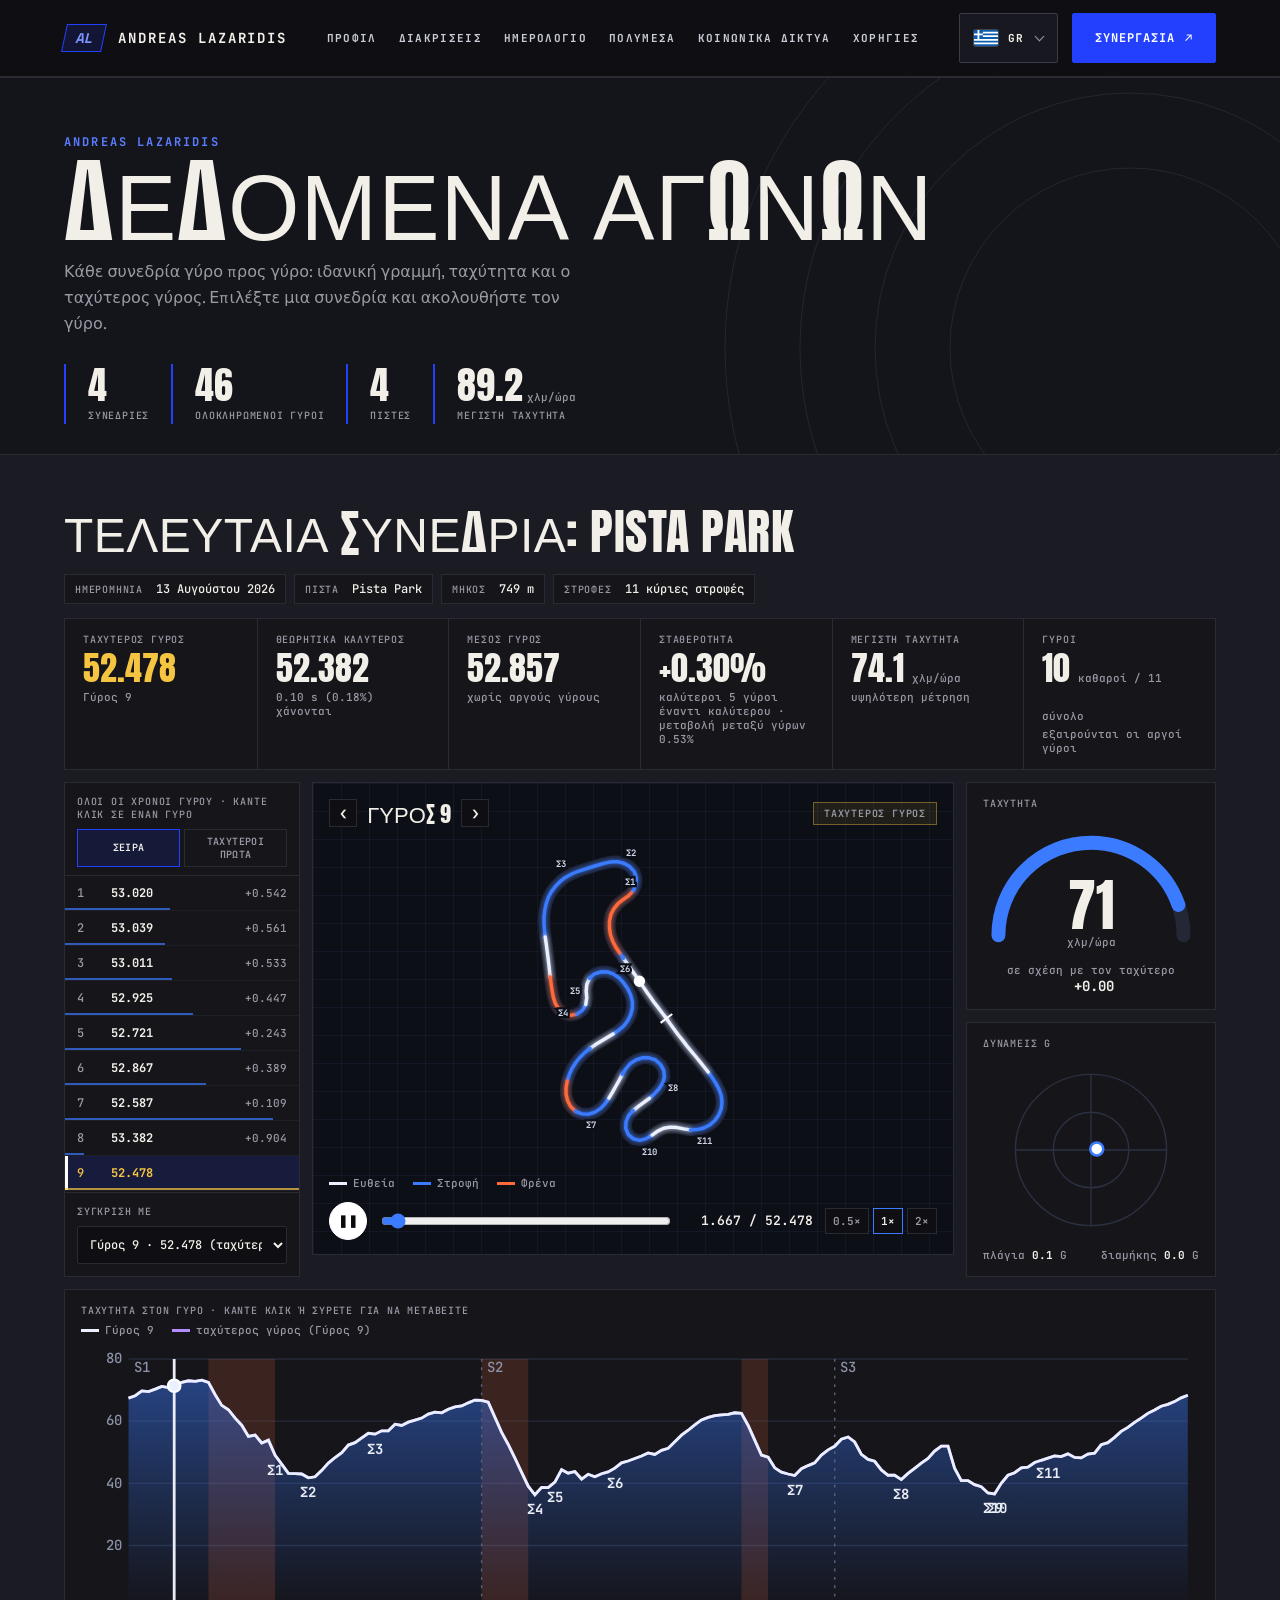
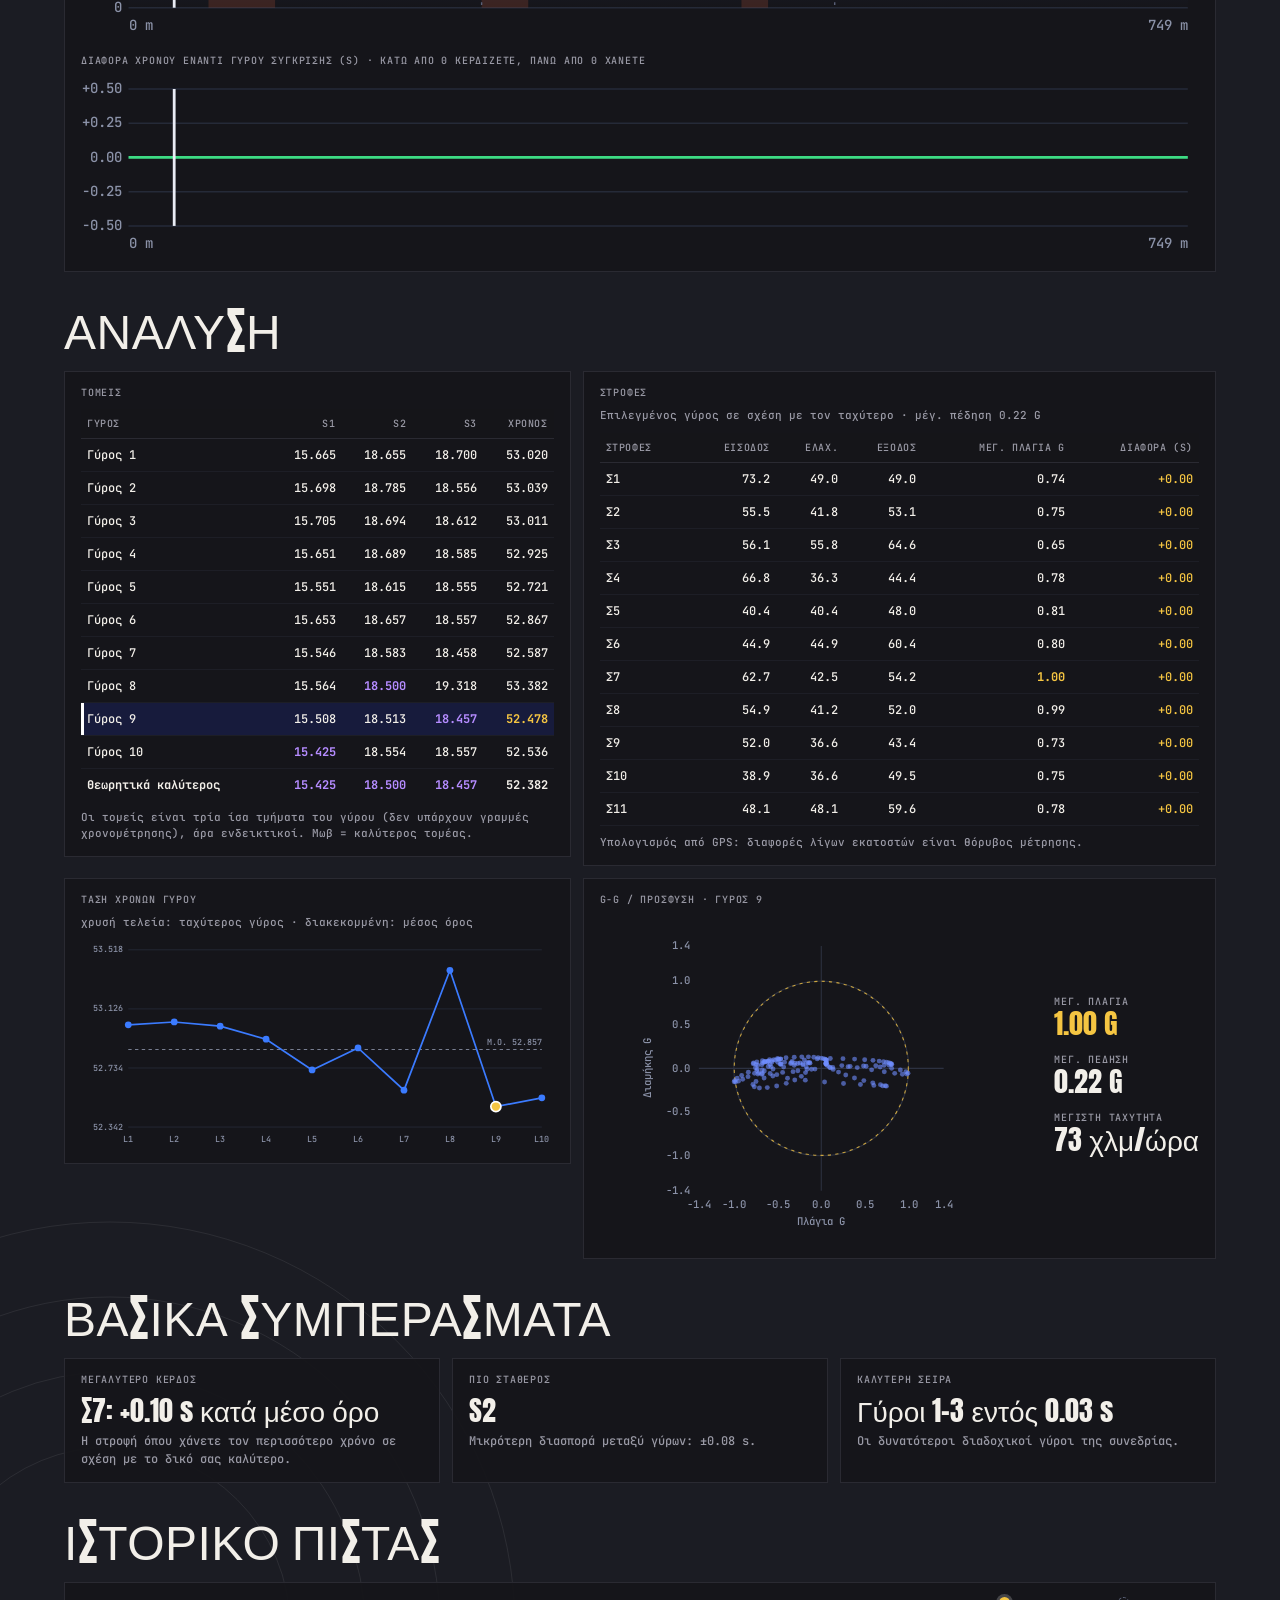
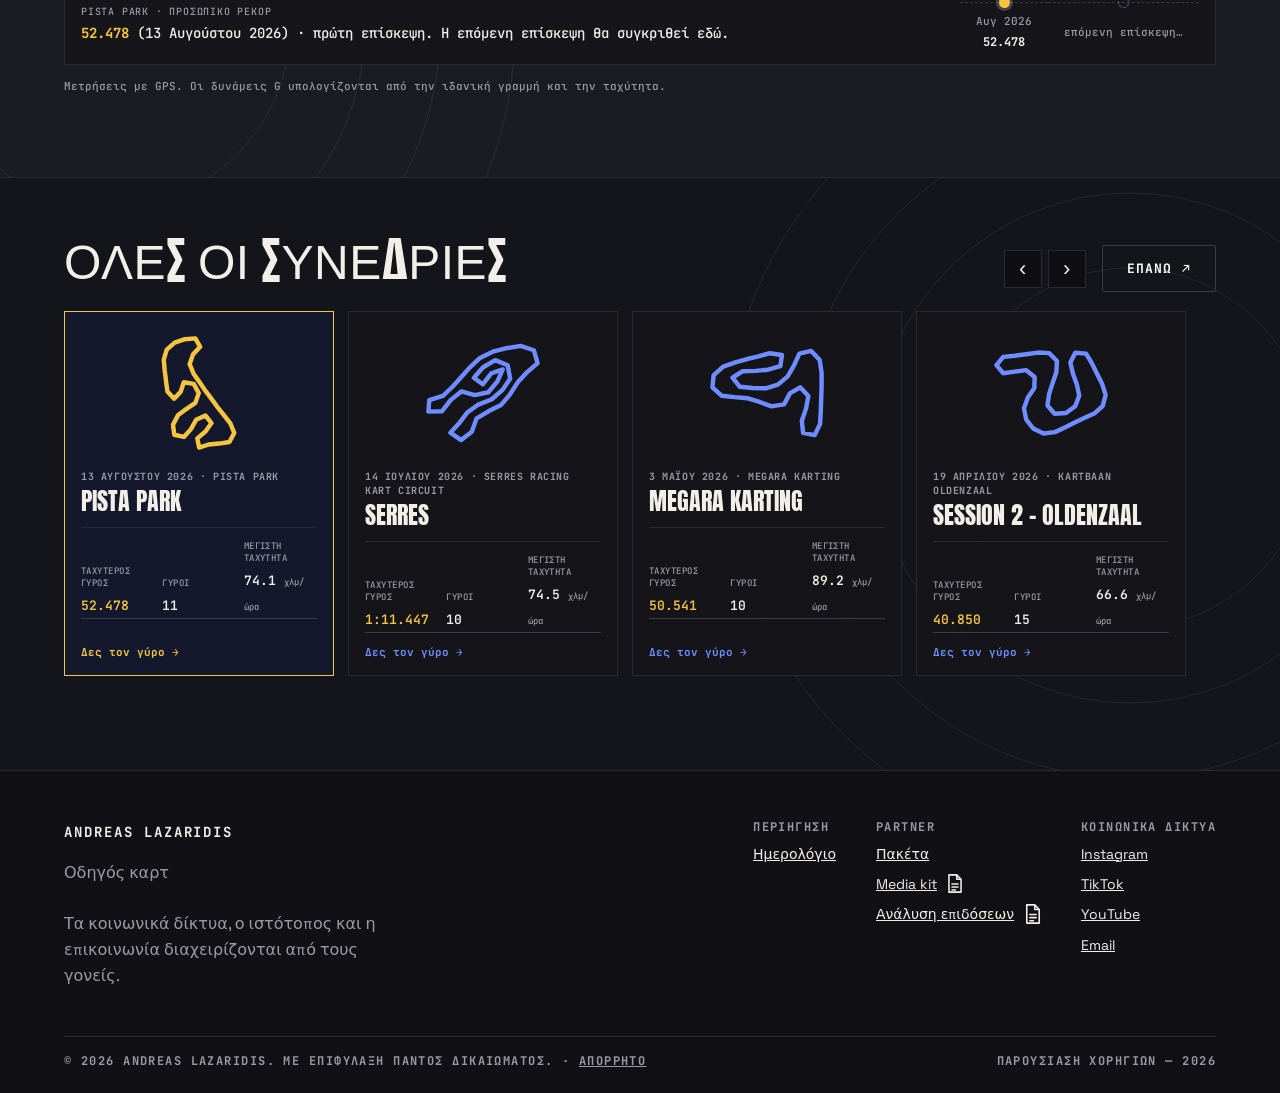
<file: gr/rd-5vu19xn8kj/index.html>
<!DOCTYPE html>
<html lang="el">
<head>
<meta charset="utf-8">
<meta name="viewport" content="width=device-width, initial-scale=1">
<title>Δεδομένα αγώνων | Andreas Lazaridis</title>
<meta name="description" content="Δεδομένα αγώνων γύρο προς γύρο από τον Andreas Lazaridis: ιδανική γραμμή, ταχύτητα, δυνάμεις G και χρόνοι γύρου από μετρήσεις GPS.">
<meta name="theme-color" content="#0a0a0c">
<meta property="og:type" content="website">
<meta property="og:site_name" content="www.alracing.nl">
<meta property="og:locale" content="el_GR">
<meta property="og:locale:alternate" content="nl_NL">
<meta property="og:locale:alternate" content="en_GB">
<meta property="og:url" content="https://www.alracing.nl/gr/rd-5vu19xn8kj/">
<meta property="og:image" content="https://www.alracing.nl/images/og-image.jpg">
<meta property="og:image:width" content="1200">
<meta property="og:image:height" content="630">
<meta property="og:image:type" content="image/jpeg">
<meta property="og:image:alt" content="Andreas Lazaridis, οδηγός καρτ, alracing.nl">
<meta property="og:title" content="Δεδομένα αγώνων | Andreas Lazaridis">
<meta property="og:description" content="Δεδομένα αγώνων γύρο προς γύρο από τον Andreas Lazaridis: ιδανική γραμμή, ταχύτητα, δυνάμεις G και χρόνοι γύρου από μετρήσεις GPS.">
<meta name="twitter:card" content="summary_large_image">
<meta name="twitter:image" content="https://www.alracing.nl/images/og-image.jpg">
<meta name="twitter:title" content="Δεδομένα αγώνων | Andreas Lazaridis">
<meta name="twitter:description" content="Δεδομένα αγώνων γύρο προς γύρο από τον Andreas Lazaridis: ιδανική γραμμή, ταχύτητα, δυνάμεις G και χρόνοι γύρου από μετρήσεις GPS.">
<link rel="preconnect" href="https://fonts.googleapis.com"><link rel="preconnect" href="https://fonts.gstatic.com" crossorigin>
<link rel="preload" href="https://fonts.googleapis.com/css2?family=Unbounded:wght@500;800&family=Space+Grotesk:wght@400;500;700&family=JetBrains+Mono:wght@500;700&family=Anton&family=Barlow+Condensed:wght@600;700&family=Mrs+Saint+Delafield&display=swap" as="style" onload="this.onload=null;this.rel='stylesheet'">
<noscript><link href="https://fonts.googleapis.com/css2?family=Unbounded:wght@500;800&family=Space+Grotesk:wght@400;500;700&family=JetBrains+Mono:wght@500;700&family=Anton&family=Barlow+Condensed:wght@600;700&family=Mrs+Saint+Delafield&display=swap" rel="stylesheet"></noscript>
<link rel="icon" href="/favicon.ico" sizes="48x48">
<link rel="icon" href="/favicon.svg" type="image/svg+xml" sizes="any">
<link rel="icon" href="/favicon-48.png" sizes="48x48" type="image/png">
<link rel="icon" href="/favicon-96.png" sizes="96x96" type="image/png">
<link rel="icon" href="/favicon-192.png" sizes="192x192" type="image/png">
<link rel="apple-touch-icon" href="/apple-touch-icon.png">
<link rel="preload" as="image" href="/images/portrait.jpg" fetchpriority="high">
<link rel="stylesheet" href="/style.css">
<script src="/i18n.js" defer></script>
<meta name="robots" content="noindex, nofollow, noarchive">
<link rel="stylesheet" href="/racedata.css">
</head>
<body>
<header><svg width="0" height="0" style="position:absolute" aria-hidden="true" focusable="false"><defs><symbol id="fl-nl" viewBox="0 0 30 20"><path fill="#AE1C28" d="M0 0h30v7H0z"/><path fill="#fff" d="M0 7h30v6.7H0z"/><path fill="#21468B" d="M0 13.3h30V20H0z"/></symbol><symbol id="fl-en" viewBox="0 0 30 20"><path fill="#012169" d="M0 0h30v20H0z"/><path stroke="#fff" stroke-width="4" d="M0 0l30 20M30 0L0 20"/><path stroke="#C8102E" stroke-width="1.8" d="M0 0l30 20M30 0L0 20"/><path stroke="#fff" stroke-width="6.7" d="M15 0v20M0 10h30"/><path stroke="#C8102E" stroke-width="4" d="M15 0v20M0 10h30"/></symbol><symbol id="fl-gr" viewBox="0 0 30 20"><path fill="#0D5EAF" d="M0 0h30v20H0z"/><path fill="#fff" d="M0 2.22h30v2.22H0zM0 6.67h30v2.22H0zM0 11.1h30v2.22H0zM0 15.56h30v2.22H0z"/><path fill="#0D5EAF" d="M0 0h11.1v11.1H0z"/><path fill="#fff" d="M4.44 0h2.22v11.1H4.44zM0 4.44h11.1v2.22H0z"/></symbol></defs></svg><div class="wrap"><a class="logo" href="/gr/"><i aria-hidden="true"><b>AL</b></i>Andreas Lazaridis</a>
<nav><a href="/gr/#profile" data-i18n="nav_profile">Προφίλ</a><a href="/gr/#achievements" data-i18n="nav_achievements">Διακρίσεις</a><a href="/gr/#calendar" data-i18n="nav_calendar">Ημερολόγιο</a><a href="/gr/#media" data-i18n="nav_media">Πολυμέσα</a><a href="/gr/#social" data-i18n="nav_social">Κοινωνικά δίκτυα</a><a href="/gr/#sponsoring" data-i18n="nav_sponsoring">Χορηγίες</a></nav>
<div class="hdr-end"><div class="lang" id="lang"><button class="lang-btn" type="button" aria-haspopup="true" aria-expanded="false" aria-controls="langMenu" aria-label="Language"><span class="lang-flag"><svg viewBox="0 0 30 20" aria-hidden="true"><use href="#fl-gr"/></svg></span><span class="lang-code">GR</span></button><ul class="lang-menu" id="langMenu" hidden><li><a href="/rd-5vu19xn8kj/" hreflang="nl" lang="nl"><span class="lang-flag"><svg viewBox="0 0 30 20" aria-hidden="true"><use href="#fl-nl"/></svg></span><span class="lang-name">Nederlands</span><span class="lang-abbr">NL</span></a></li><li><a href="/en/rd-5vu19xn8kj/" hreflang="en" lang="en"><span class="lang-flag"><svg viewBox="0 0 30 20" aria-hidden="true"><use href="#fl-en"/></svg></span><span class="lang-name">English</span><span class="lang-abbr">EN</span></a></li><li><a href="/gr/rd-5vu19xn8kj/" hreflang="el" lang="el" aria-current="true"><span class="lang-flag"><svg viewBox="0 0 30 20" aria-hidden="true"><use href="#fl-gr"/></svg></span><span class="lang-name">Ελληνικά</span><span class="lang-abbr">GR</span></a></li></ul></div><a class="btn" data-mail data-i18n="btn_work_together" href="#">Συνεργασία</a></div></div></header>
<main>
<section class="rd-hero"><div class="wrap"><div class="rd-top"><div><span class="eyebrow">Andreas Lazaridis</span><h1 id="rdH1"></h1><p id="rdIntro" class="rd-intro"></p></div><div class="rd-stats" id="rdStats"></div></div></div></section>
<section id="rdDash" class="rd-dash"><div class="wrap"><h2 id="rdTitle"></h2><p id="rdErr" class="rd-err"></p>
<div class="rd-chips" id="rdChips"></div>
<div class="rd-sb" id="rdTiles"></div>
<div class="rd-stage">
<div class="rd-card rd-tw-card"><div class="rd-twh"><span class="k" id="rdTowerT"></span><div class="rd-sort"><button type="button" data-sort="lap" class="on" id="rdSortLap"></button><button type="button" data-sort="time" id="rdSortFast"></button></div></div><div class="rd-tower" id="rdTower"></div><div class="rd-cmp"><span class="k" id="rdCmpT"></span><select id="rdCmp"></select></div></div>
<div class="rd-center">
<div class="rd-card rd-mapc"><div class="rd-maph"><div class="rd-lapsel"><button type="button" id="rdPrev">&lsaquo;</button><b id="rdLapNo"></b><button type="button" id="rdNext">&rsaquo;</button></div><span id="rdBadge" class="rd-badge"></span></div>
<svg id="rdMap" class="rd-map" viewBox="0 0 100 100" preserveAspectRatio="xMidYMid meet" role="img" aria-label="Racing line"></svg>
<div class="rd-legend"><span><i style="background:#eaf0ff"></i><em id="rdLeg1"></em></span><span><i style="background:#3b7bff"></i><em id="rdLeg2"></em></span><span><i style="background:#ff6a3d"></i><em id="rdLeg3"></em></span></div>
<div class="rd-ctl"><button type="button" id="rdPlay" class="rd-play">&#10074;&#10074;</button><input id="rdSlider" type="range" min="0" max="60" step="0.001" value="0" aria-label="Lap time"><span id="rdTime" class="rd-time"></span><div class="rd-rates"><button type="button" data-rate="0.5">0.5&times;</button><button type="button" data-rate="1" class="on">1&times;</button><button type="button" data-rate="2">2&times;</button></div></div></div>
<div class="rd-card rd-vid" id="rdVid" hidden><span class="k" id="rdVidT"></span><div class="rd-vbox" id="rdVbox"></div></div></div>
<div class="rd-side">
<div class="rd-card"><span class="k" id="rdSpeedT"></span><div class="rd-gauge"><svg viewBox="0 0 140 86" aria-hidden="true"><path class="bg" d="M10 76 A60 60 0 0 1 130 76"/><path id="rdArc" class="fg" d="M10 76 A60 60 0 0 1 130 76"/></svg><div class="rd-gv"><b id="rdV">0</b><small id="rdKm"></small></div></div><div class="rd-vs"><span id="rdVsT"></span> <b id="rdDelta">+0.00</b></div></div>
<div class="rd-card"><span class="k" id="rdGT"></span><svg viewBox="0 0 100 100" class="rd-gd" aria-hidden="true"><circle cx="50" cy="50" r="42"/><circle cx="50" cy="50" r="21"/><line x1="8" y1="50" x2="92" y2="50"/><line x1="50" y1="8" x2="50" y2="92"/><circle id="rdGdot" cx="50" cy="50" r="3.6" class="dot"/></svg><div class="rd-gl"><span><em id="rdGLatT"></em> <b id="rdGlat">0.0</b> G</span><span><em id="rdGLonT"></em> <b id="rdGlon">0.0</b> G</span></div></div>
</div></div>
<div class="rd-card rd-spc"><span class="k" id="rdSpChartT"></span><div class="rd-cleg" id="rdSpLeg"></div><svg id="rdSpChart" class="rd-chart rd-drag" viewBox="0 0 800 210"></svg><span class="k rd-k2" id="rdDeT"></span><svg id="rdDeChart" class="rd-chart rd-drag" viewBox="0 0 800 130"></svg></div>
<h2 class="rd-an-h" id="rdAnT"></h2>
<div class="rd-an"><div class="rd-card"><span class="k" id="rdSecT"></span><div class="rd-tbl"><table id="rdSec"></table></div><p class="rd-tn" id="rdSecN"></p></div>
<div class="rd-card"><span class="k" id="rdCorT"></span><p class="rd-tn" id="rdCorSub"></p><div class="rd-tbl"><table id="rdCor"></table></div><p class="rd-tn" id="rdCorN"></p></div></div>
<div class="rd-an">
<div class="rd-card"><span class="k" id="rdTrT"></span><p class="rd-tn" id="rdTrLeg"></p><svg id="rdTrend" class="rd-chart" viewBox="0 0 560 250"></svg></div>
<div class="rd-card"><span class="k" id="rdGGT"></span><div class="rd-gg"><svg id="rdGG" class="rd-chart" viewBox="0 0 340 310"></svg><div class="rd-ggs" id="rdGGS"></div></div></div></div>
<h2 class="rd-an-h" id="rdTkT"></h2><div class="rd-tk" id="rdTk"></div>
<h2 class="rd-an-h" id="rdHiT"></h2><div class="rd-card rd-hi" id="rdHi"></div>
<p class="rd-note" id="rdNote"></p></div></section>
<section id="rdAll"><div class="wrap"><div class="rd-allh"><h2 id="rdAllT"></h2><div class="rd-arrows"><button type="button" data-cscroll="-1" aria-label="Previous">&lsaquo;</button><button type="button" data-cscroll="1" aria-label="Next">&rsaquo;</button><button type="button" id="rdTop" class="btn ghost"></button></div></div><div class="rd-cards" id="rdCards"></div></div></section>
<p id="rdEmpty" class="wrap rd-err" hidden></p>
</main>
<footer><div class="wrap"><div class="fgrid"><div><div class="logo">ANDREAS LAZARIDIS</div><p><span data-i18n="hero_mantra">Οδηγός καρτ</span><br><br><span data-i18n="footer_tagline">Τα κοινωνικά δίκτυα, ο ιστότοπος και η επικοινωνία διαχειρίζονται από τους γονείς.</span></p></div><div class="fcols"><div><span class="mono" data-i18n="footer_explore">Περιήγηση</span><a href="/gr/#calendar" data-i18n="footer_calendar">Ημερολόγιο</a></div>
<div><span class="mono">Partner</span><a href="/gr/#sponsoring" data-i18n="footer_packages">Πακέτα</a><a href="/documents/Andreas_Lazaridis_Sponsoring_Deck_EL.pdf" target="_blank" rel="noopener" data-i18n="footer_mediakit">Media kit</a><a data-i18n="footer_performance" href="/documents/Andreas-Lazaridis-Performance-Analysis.pdf" target="_blank" rel="noopener">Ανάλυση επιδόσεων</a></div>
<div><span class="mono">Κοινωνικά δίκτυα</span><a data-k="instagram" href="#">Instagram</a><a data-k="tiktok" href="#">TikTok</a><a data-k="youtube" href="#">YouTube</a><a data-mail href="#">Email</a></div></div></div>
<div class="copy mono"><span><span data-i18n="footer_rights">© 2026 Andreas Lazaridis. Με επιφύλαξη παντός δικαιώματος.</span> · <a href="/gr/privacy.html" target="_blank" rel="noopener" data-i18n="footer_privacy">Απόρρητο</a></span><span>Παρουσίαση χορηγιών — 2026</span></div></div></footer>
<script>(function(){var box=document.getElementById("lang");if(!box)return;var btn=box.querySelector(".lang-btn"),menu=document.getElementById("langMenu");function set(o){btn.setAttribute("aria-expanded",o?"true":"false");menu.hidden=!o}btn.addEventListener("click",function(){set(menu.hidden)});document.addEventListener("click",function(e){if(!box.contains(e.target))set(false)});document.addEventListener("keydown",function(e){if(e.key==="Escape"&&!menu.hidden){set(false);btn.focus()}});menu.querySelectorAll("a").forEach(function(a){a.addEventListener("click",function(){try{localStorage.setItem("alracing-lang",a.getAttribute("href").replace(/\//g,""))}catch(e){}})});})();
(()=>{const pp=document.getElementById("pp"),os=document.querySelectorAll("[data-pp-open]");if(!pp||!os.length)return;let from;
const open=()=>{from=document.activeElement;pp.hidden=false;document.body.style.overflow="hidden";document.getElementById("ppClose").focus()},
shut=()=>{pp.hidden=true;document.body.style.overflow="";if(from)from.focus()};
os.forEach(o=>o.addEventListener("click",open));document.getElementById("ppClose").addEventListener("click",shut);
pp.addEventListener("click",e=>{if(e.target===pp)shut()});
document.addEventListener("keydown",e=>{if(!pp.hidden&&e.key=="Escape")shut()});
pp.querySelectorAll("[data-pp-place]").forEach(b=>b.addEventListener("click",()=>{pp.hidden=true;document.getElementById("pm").hidden=false;document.getElementById("pmClose").focus()}))})();
</script>
<script src="/racedata.js"></script>
</body>
</html>
</file>
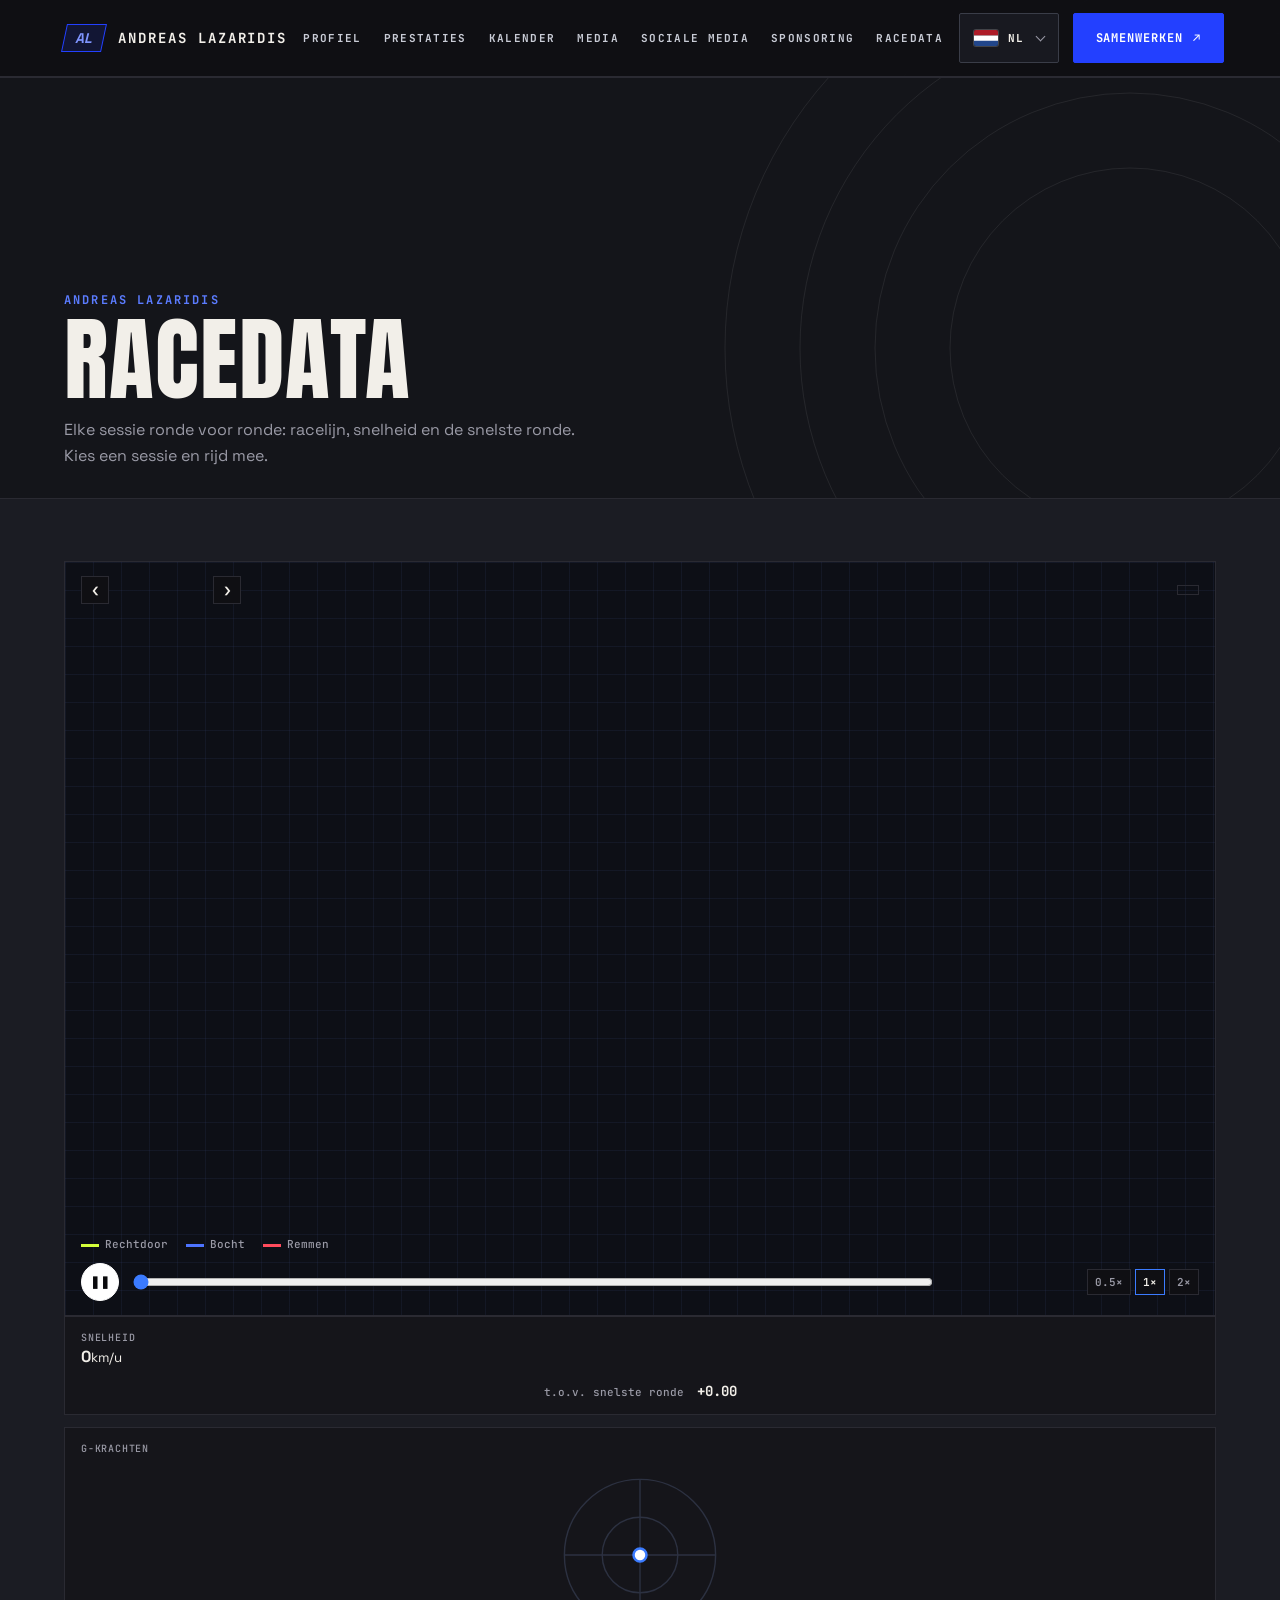
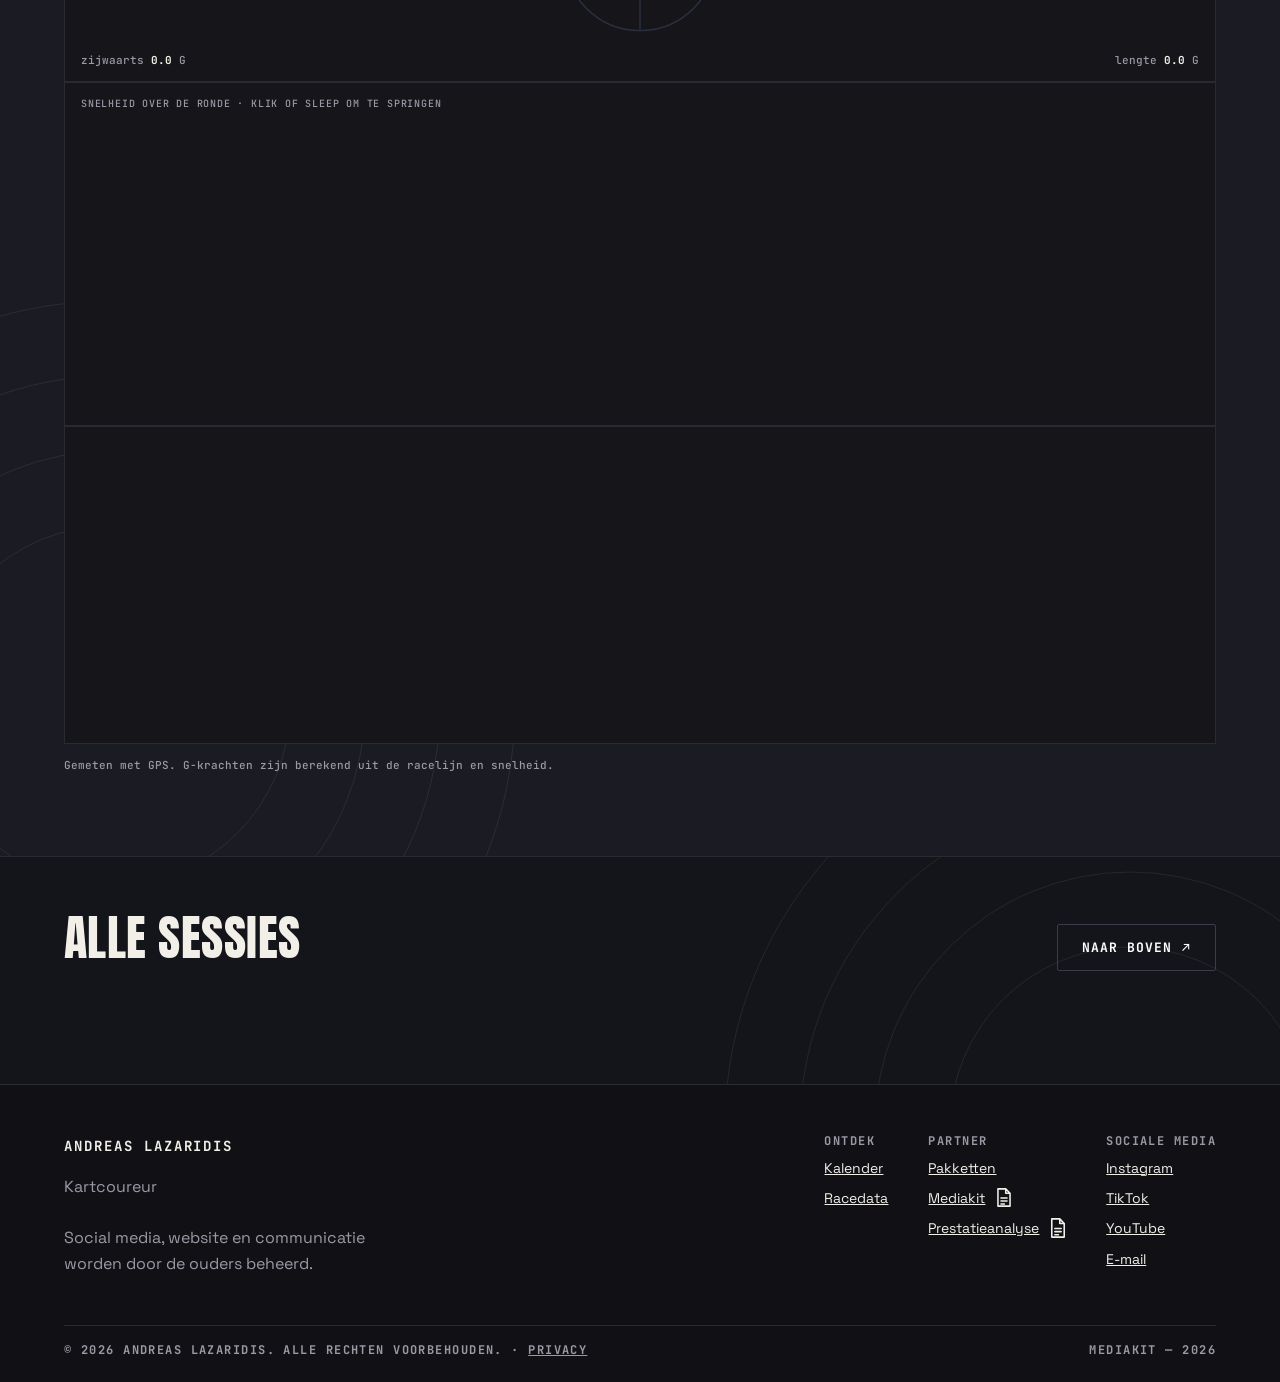
<file: nl/racedata/index.html>
<!DOCTYPE html>
<html lang="nl">
<head>
<meta charset="utf-8">
<meta name="viewport" content="width=device-width, initial-scale=1">
<title>Racedata | Andreas Lazaridis</title>
<meta name="description" content="Ronde voor ronde racedata van Andreas Lazaridis: racelijn, snelheid, G-krachten en rondetijden uit GPS-metingen.">
<meta name="theme-color" content="#0a0a0c">
<link rel="canonical" href="https://www.alracing.nl/nl/racedata/">
<link rel="alternate" hreflang="nl" href="https://www.alracing.nl/nl/racedata/">
<link rel="alternate" hreflang="en" href="https://www.alracing.nl/en/racedata/">
<link rel="alternate" hreflang="el" href="https://www.alracing.nl/gr/racedata/">
<link rel="alternate" hreflang="x-default" href="https://www.alracing.nl/nl/racedata/">
<meta property="og:type" content="website">
<meta property="og:site_name" content="www.alracing.nl">
<meta property="og:locale" content="nl_NL">
<meta property="og:locale:alternate" content="en_GB">
<meta property="og:locale:alternate" content="el_GR">
<meta property="og:url" content="https://www.alracing.nl/nl/racedata/">
<meta property="og:image" content="https://www.alracing.nl/images/og-image.jpg">
<meta property="og:image:width" content="1200">
<meta property="og:image:height" content="630">
<meta property="og:image:type" content="image/jpeg">
<meta property="og:image:alt" content="Andreas Lazaridis, kartcoureur, alracing.nl">
<meta property="og:title" content="Racedata | Andreas Lazaridis">
<meta property="og:description" content="Ronde voor ronde racedata van Andreas Lazaridis: racelijn, snelheid, G-krachten en rondetijden uit GPS-metingen.">
<meta name="twitter:card" content="summary_large_image">
<meta name="twitter:image" content="https://www.alracing.nl/images/og-image.jpg">
<meta name="twitter:title" content="Racedata | Andreas Lazaridis">
<meta name="twitter:description" content="Ronde voor ronde racedata van Andreas Lazaridis: racelijn, snelheid, G-krachten en rondetijden uit GPS-metingen.">
<link rel="preconnect" href="https://fonts.googleapis.com"><link rel="preconnect" href="https://fonts.gstatic.com" crossorigin>
<link rel="preload" href="https://fonts.googleapis.com/css2?family=Unbounded:wght@500;800&family=Space+Grotesk:wght@400;500;700&family=JetBrains+Mono:wght@500;700&family=Anton&family=Barlow+Condensed:wght@600;700&family=Mrs+Saint+Delafield&display=swap" as="style" onload="this.onload=null;this.rel='stylesheet'">
<noscript><link href="https://fonts.googleapis.com/css2?family=Unbounded:wght@500;800&family=Space+Grotesk:wght@400;500;700&family=JetBrains+Mono:wght@500;700&family=Anton&family=Barlow+Condensed:wght@600;700&family=Mrs+Saint+Delafield&display=swap" rel="stylesheet"></noscript>
<link rel="icon" href="/favicon.ico" sizes="48x48">
<link rel="icon" href="/favicon.svg" type="image/svg+xml" sizes="any">
<link rel="icon" href="/favicon-48.png" sizes="48x48" type="image/png">
<link rel="icon" href="/favicon-96.png" sizes="96x96" type="image/png">
<link rel="icon" href="/favicon-192.png" sizes="192x192" type="image/png">
<link rel="apple-touch-icon" href="/apple-touch-icon.png">
<link rel="preload" as="image" href="/images/portrait.jpg" fetchpriority="high">
<link rel="stylesheet" href="/style.css">
<script src="/i18n.js" defer></script>
<link rel="stylesheet" href="/racedata.css">
</head>
<body>
<header><svg width="0" height="0" style="position:absolute" aria-hidden="true" focusable="false"><defs><symbol id="fl-nl" viewBox="0 0 30 20"><path fill="#AE1C28" d="M0 0h30v7H0z"/><path fill="#fff" d="M0 7h30v6.7H0z"/><path fill="#21468B" d="M0 13.3h30V20H0z"/></symbol><symbol id="fl-en" viewBox="0 0 30 20"><path fill="#012169" d="M0 0h30v20H0z"/><path stroke="#fff" stroke-width="4" d="M0 0l30 20M30 0L0 20"/><path stroke="#C8102E" stroke-width="1.8" d="M0 0l30 20M30 0L0 20"/><path stroke="#fff" stroke-width="6.7" d="M15 0v20M0 10h30"/><path stroke="#C8102E" stroke-width="4" d="M15 0v20M0 10h30"/></symbol><symbol id="fl-gr" viewBox="0 0 30 20"><path fill="#0D5EAF" d="M0 0h30v20H0z"/><path fill="#fff" d="M0 2.22h30v2.22H0zM0 6.67h30v2.22H0zM0 11.1h30v2.22H0zM0 15.56h30v2.22H0z"/><path fill="#0D5EAF" d="M0 0h11.1v11.1H0z"/><path fill="#fff" d="M4.44 0h2.22v11.1H4.44zM0 4.44h11.1v2.22H0z"/></symbol></defs></svg><div class="wrap"><a class="logo" href="/nl/"><i aria-hidden="true"><b>AL</b></i>Andreas Lazaridis</a>
<nav><a href="/nl/#profile" data-i18n="nav_profile">Profiel</a><a href="/nl/#achievements" data-i18n="nav_achievements">Prestaties</a><a href="/nl/#calendar" data-i18n="nav_calendar">Kalender</a><a href="/nl/#media" data-i18n="nav_media">Media</a><a href="/nl/#social" data-i18n="nav_social">Sociale media</a><a href="/nl/#sponsoring" data-i18n="nav_sponsoring">Sponsoring</a><a href="/nl/racedata/" aria-current="page">Racedata</a></nav>
<div class="hdr-end"><div class="lang" id="lang"><button class="lang-btn" type="button" aria-haspopup="true" aria-expanded="false" aria-controls="langMenu" aria-label="Language"><span class="lang-flag"><svg viewBox="0 0 30 20" aria-hidden="true"><use href="#fl-nl"/></svg></span><span class="lang-code">NL</span></button><ul class="lang-menu" id="langMenu" hidden><li><a href="/nl/racedata/" hreflang="nl" lang="nl" aria-current="true"><span class="lang-flag"><svg viewBox="0 0 30 20" aria-hidden="true"><use href="#fl-nl"/></svg></span><span class="lang-name">Nederlands</span><span class="lang-abbr">NL</span></a></li><li><a href="/en/racedata/" hreflang="en" lang="en"><span class="lang-flag"><svg viewBox="0 0 30 20" aria-hidden="true"><use href="#fl-en"/></svg></span><span class="lang-name">English</span><span class="lang-abbr">EN</span></a></li><li><a href="/gr/racedata/" hreflang="el" lang="el"><span class="lang-flag"><svg viewBox="0 0 30 20" aria-hidden="true"><use href="#fl-gr"/></svg></span><span class="lang-name">Ελληνικά</span><span class="lang-abbr">GR</span></a></li></ul></div><a class="btn" data-mail data-i18n="btn_work_together" href="#">Samenwerken</a></div></div></header>
<main>
<section class="rd-hero"><svg id="rdBg" class="rd-bg" aria-hidden="true" preserveAspectRatio="xMaxYMid meet"></svg><div class="wrap"><span class="eyebrow">Andreas Lazaridis</span><h1 id="rdH1"></h1><p id="rdIntro" class="rd-intro"></p><div class="rd-stats" id="rdStats"></div></div></section>
<section id="rdDash" class="rd-dash"><div class="wrap"><h2 id="rdTitle"></h2><p id="rdErr" class="rd-err"></p>
<div class="rd-tiles" id="rdTiles"></div>
<div class="rd-grid">
<div class="rd-card rd-mapc"><div class="rd-maph"><div class="rd-lapsel"><button type="button" id="rdPrev">&lsaquo;</button><b id="rdLapNo"></b><button type="button" id="rdNext">&rsaquo;</button></div><span id="rdBadge" class="rd-badge"></span></div>
<svg id="rdMap" class="rd-map" viewBox="0 0 100 100" preserveAspectRatio="xMidYMid meet" role="img" aria-label="Racing line"></svg>
<div class="rd-legend"><span><i style="background:#d4ff3a"></i><em id="rdLeg1"></em></span><span><i style="background:#4d74ff"></i><em id="rdLeg2"></em></span><span><i style="background:#ff4b5c"></i><em id="rdLeg3"></em></span></div>
<div class="rd-ctl"><button type="button" id="rdPlay" class="rd-play">&#10074;&#10074;</button><input id="rdSlider" type="range" min="0" max="60" step="0.001" value="0" aria-label="Lap time"><span id="rdTime" class="rd-time"></span><div class="rd-rates"><button type="button" data-rate="0.5">0.5&times;</button><button type="button" data-rate="1" class="on">1&times;</button><button type="button" data-rate="2">2&times;</button></div></div></div>
<div class="rd-side">
<div class="rd-card"><span class="k" id="rdSpeedT"></span><div class="rd-v"><b id="rdV">0</b><small id="rdKm"></small></div><div class="rd-bar"><i id="rdVbar"></i></div><div class="rd-vs"><span id="rdVsT"></span> <b id="rdDelta">+0.00</b></div></div>
<div class="rd-card"><span class="k" id="rdGT"></span><svg viewBox="0 0 100 100" class="rd-gd" aria-hidden="true"><circle cx="50" cy="50" r="42"/><circle cx="50" cy="50" r="21"/><line x1="8" y1="50" x2="92" y2="50"/><line x1="50" y1="8" x2="50" y2="92"/><circle id="rdGdot" cx="50" cy="50" r="3.6" class="dot"/></svg><div class="rd-gl"><span><em id="rdGLatT"></em> <b id="rdGlat">0.0</b> G</span><span><em id="rdGLonT"></em> <b id="rdGlon">0.0</b> G</span></div></div>
</div></div>
<div class="rd-card"><span class="k" id="rdSpChartT"></span><svg id="rdSpChart" class="rd-chart rd-drag" viewBox="0 0 800 210"></svg></div>
<div class="rd-card"><span class="k" id="rdLapChartT"></span><svg id="rdLapChart" class="rd-chart" viewBox="0 0 800 200"></svg></div>
<p class="rd-note" id="rdNote"></p></div></section>
<section id="rdAll"><div class="wrap"><div class="rd-allh"><h2 id="rdAllT"></h2><button type="button" id="rdTop" class="btn ghost"></button></div><div class="rd-cards" id="rdCards"></div></div></section>
<p id="rdEmpty" class="wrap rd-err" hidden></p>
</main>
<footer><div class="wrap"><div class="fgrid"><div><div class="logo">ANDREAS LAZARIDIS</div><p><span data-i18n="hero_mantra">Kartcoureur</span><br><br><span data-i18n="footer_tagline">Social media, website en communicatie worden door de ouders beheerd.</span></p></div><div class="fcols"><div><span class="mono" data-i18n="footer_explore">Ontdek</span><a href="/nl/#calendar" data-i18n="footer_calendar">Kalender</a><a href="/nl/racedata/">Racedata</a></div>
<div><span class="mono">Partner</span><a href="/nl/#sponsoring" data-i18n="footer_packages">Pakketten</a><a href="/documents/Andreas_Lazaridis_Sponsoring_Deck_NL.pdf" target="_blank" rel="noopener" data-i18n="footer_mediakit">Mediakit</a><a data-i18n="footer_performance" href="/documents/Andreas-Lazaridis-Performance-Analysis.pdf" target="_blank" rel="noopener">Prestatieanalyse</a></div>
<div><span class="mono">Sociale media</span><a data-k="instagram" href="#">Instagram</a><a data-k="tiktok" href="#">TikTok</a><a data-k="youtube" href="#">YouTube</a><a data-mail href="#">E-mail</a></div></div></div>
<div class="copy mono"><span><span data-i18n="footer_rights">© 2026 Andreas Lazaridis. Alle rechten voorbehouden.</span> · <a href="/nl/privacy.html" target="_blank" rel="noopener" data-i18n="footer_privacy">Privacy</a></span><span>Mediakit — 2026</span></div></div></footer>
<script>(function(){var box=document.getElementById("lang");if(!box)return;var btn=box.querySelector(".lang-btn"),menu=document.getElementById("langMenu");function set(o){btn.setAttribute("aria-expanded",o?"true":"false");menu.hidden=!o}btn.addEventListener("click",function(){set(menu.hidden)});document.addEventListener("click",function(e){if(!box.contains(e.target))set(false)});document.addEventListener("keydown",function(e){if(e.key==="Escape"&&!menu.hidden){set(false);btn.focus()}});menu.querySelectorAll("a").forEach(function(a){a.addEventListener("click",function(){try{localStorage.setItem("alracing-lang",a.getAttribute("href").replace(/\//g,""))}catch(e){}})});})();
(()=>{const pp=document.getElementById("pp"),os=document.querySelectorAll("[data-pp-open]");if(!pp||!os.length)return;let from;
const open=()=>{from=document.activeElement;pp.hidden=false;document.body.style.overflow="hidden";document.getElementById("ppClose").focus()},
shut=()=>{pp.hidden=true;document.body.style.overflow="";if(from)from.focus()};
os.forEach(o=>o.addEventListener("click",open));document.getElementById("ppClose").addEventListener("click",shut);
pp.addEventListener("click",e=>{if(e.target===pp)shut()});
document.addEventListener("keydown",e=>{if(!pp.hidden&&e.key=="Escape")shut()});
pp.querySelectorAll("[data-pp-place]").forEach(b=>b.addEventListener("click",()=>{pp.hidden=true;document.getElementById("pm").hidden=false;document.getElementById("pmClose").focus()}))})();
</script>
<script src="/racedata.js"></script>
</body>
</html>
</file>
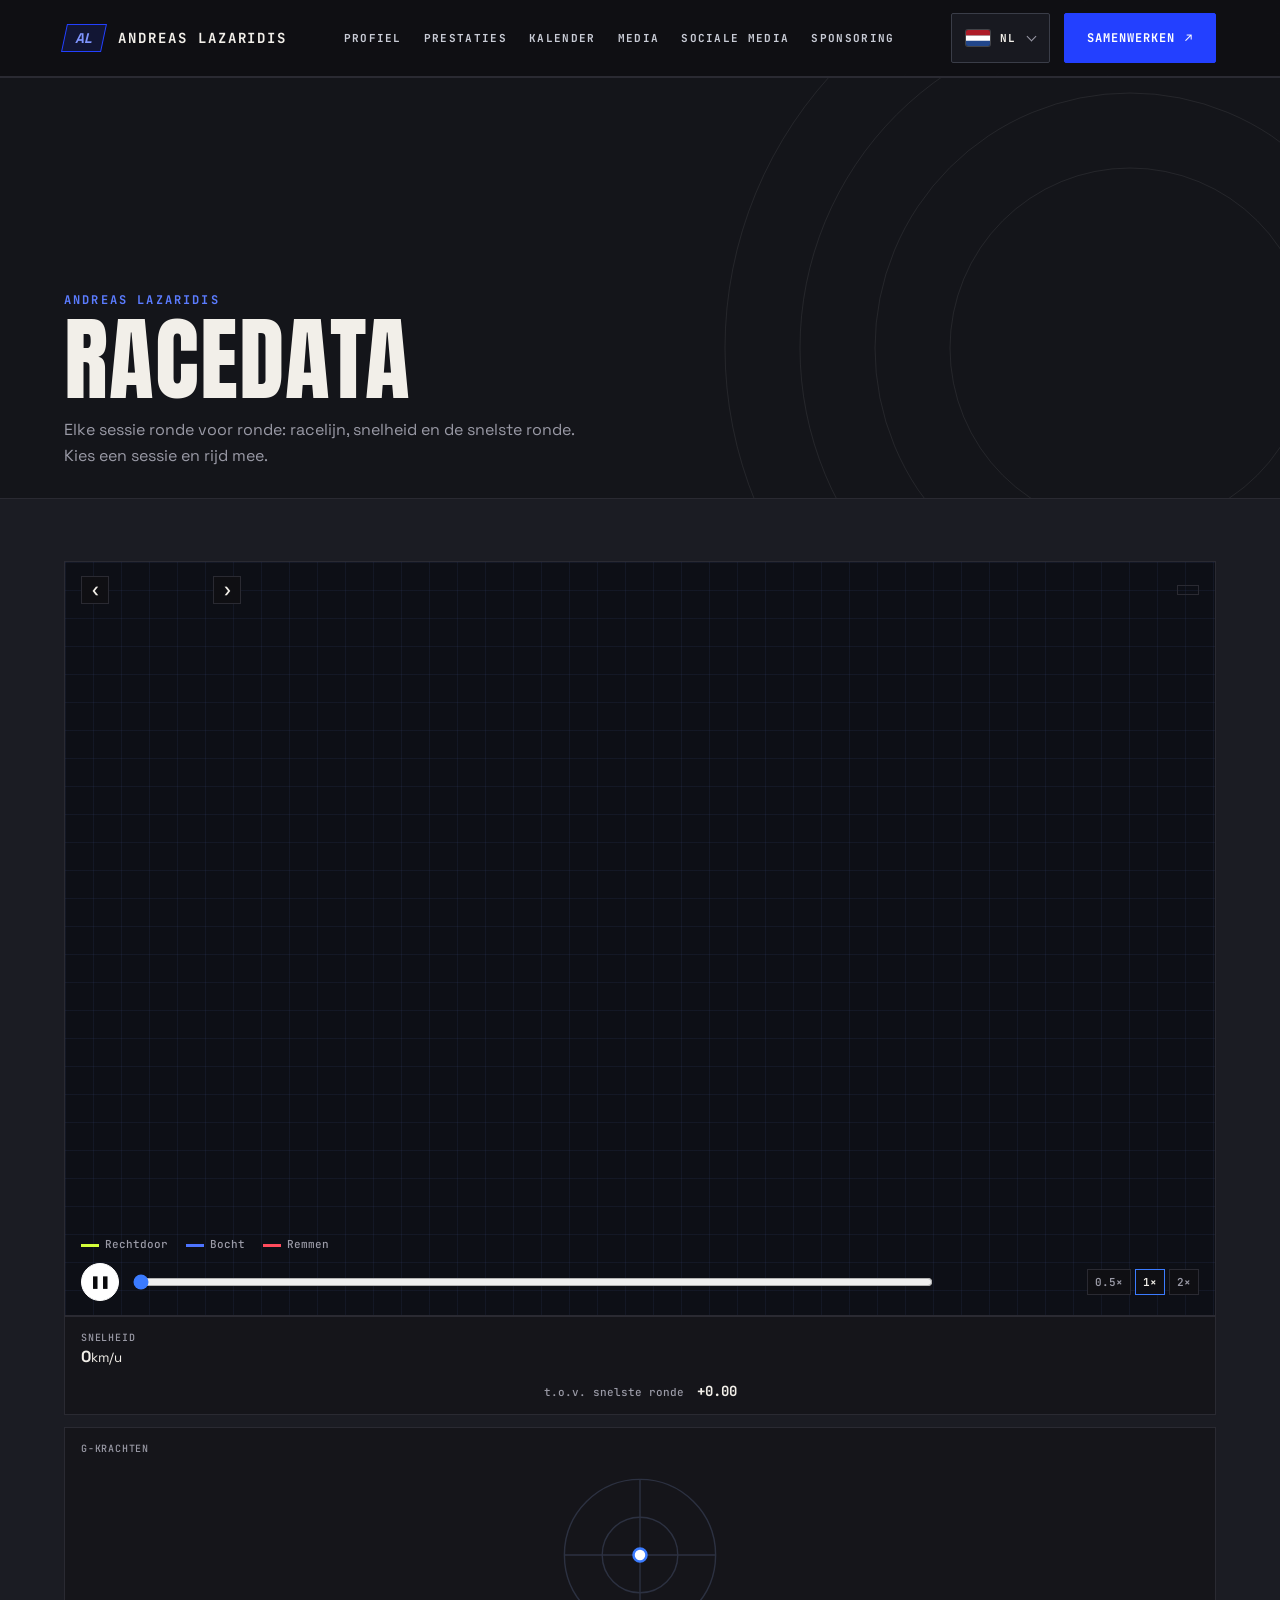
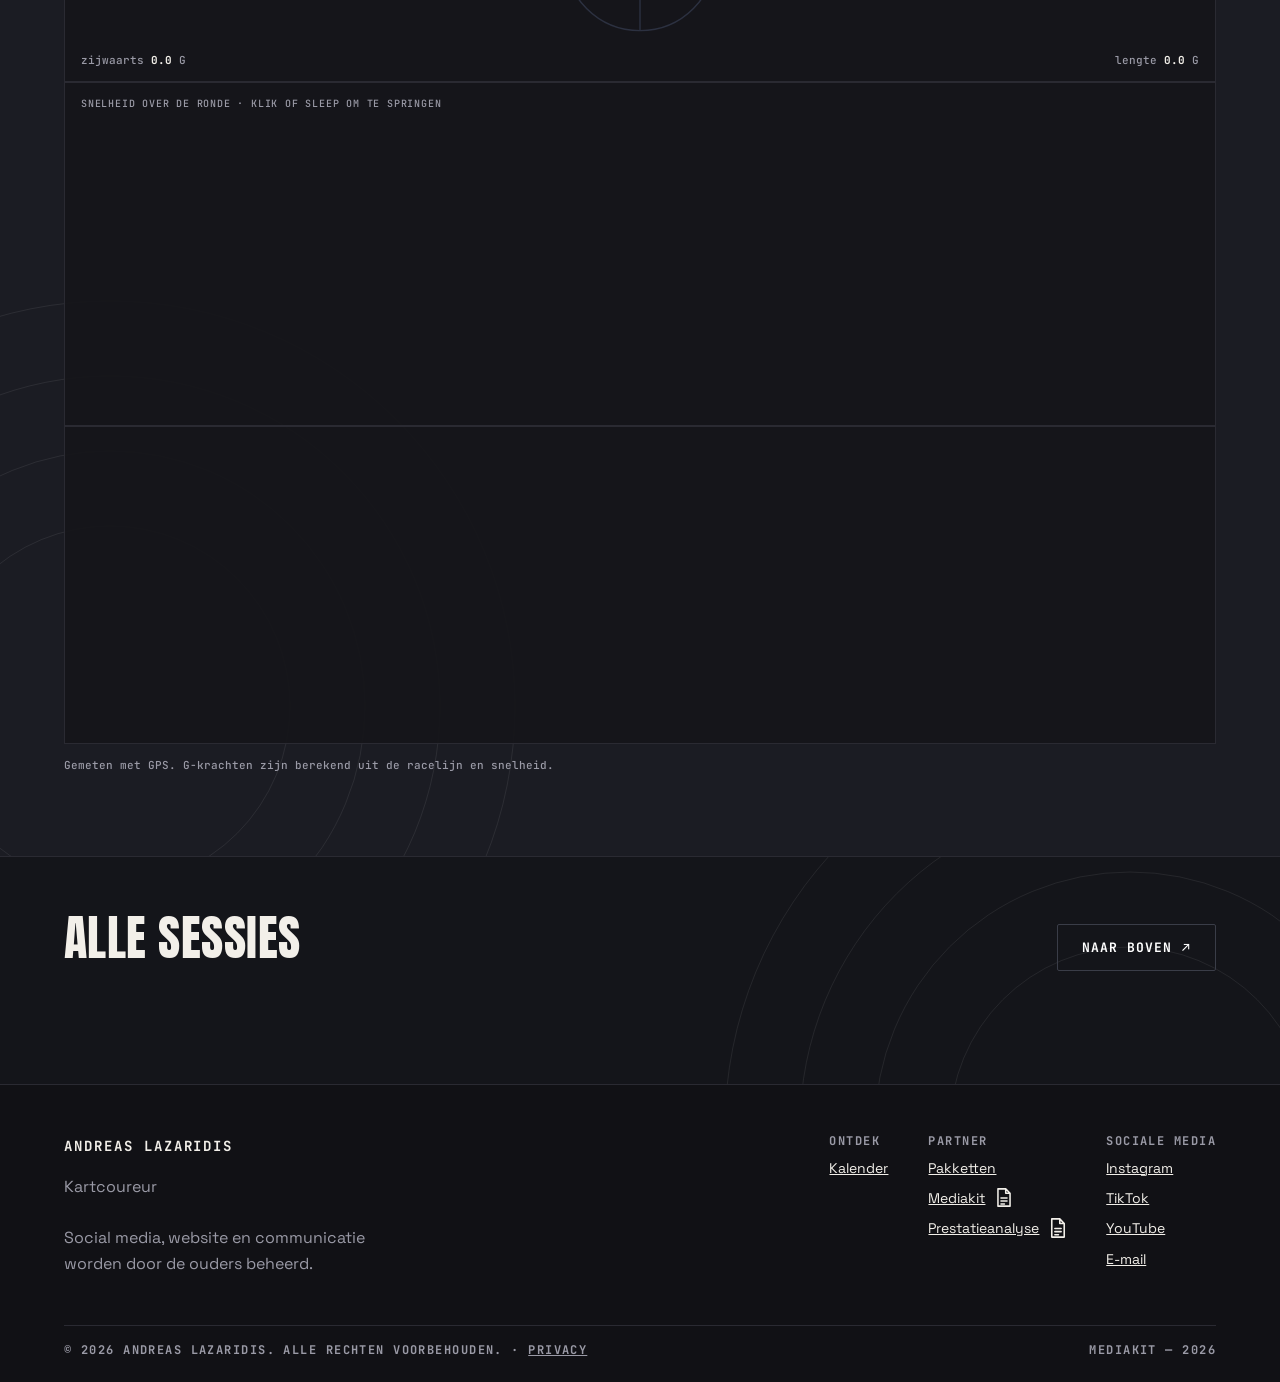
<file: nl/rd-5vu19xn8kj/index.html>
<!DOCTYPE html>
<html lang="nl">
<head>
<meta charset="utf-8">
<meta name="viewport" content="width=device-width, initial-scale=1">
<title>Racedata | Andreas Lazaridis</title>
<meta name="description" content="Ronde voor ronde racedata van Andreas Lazaridis: racelijn, snelheid, G-krachten en rondetijden uit GPS-metingen.">
<meta name="theme-color" content="#0a0a0c">
<meta property="og:type" content="website">
<meta property="og:site_name" content="www.alracing.nl">
<meta property="og:locale" content="nl_NL">
<meta property="og:locale:alternate" content="en_GB">
<meta property="og:locale:alternate" content="el_GR">
<meta property="og:url" content="https://www.alracing.nl/nl/rd-5vu19xn8kj/">
<meta property="og:image" content="https://www.alracing.nl/images/og-image.jpg">
<meta property="og:image:width" content="1200">
<meta property="og:image:height" content="630">
<meta property="og:image:type" content="image/jpeg">
<meta property="og:image:alt" content="Andreas Lazaridis, kartcoureur, alracing.nl">
<meta property="og:title" content="Racedata | Andreas Lazaridis">
<meta property="og:description" content="Ronde voor ronde racedata van Andreas Lazaridis: racelijn, snelheid, G-krachten en rondetijden uit GPS-metingen.">
<meta name="twitter:card" content="summary_large_image">
<meta name="twitter:image" content="https://www.alracing.nl/images/og-image.jpg">
<meta name="twitter:title" content="Racedata | Andreas Lazaridis">
<meta name="twitter:description" content="Ronde voor ronde racedata van Andreas Lazaridis: racelijn, snelheid, G-krachten en rondetijden uit GPS-metingen.">
<link rel="preconnect" href="https://fonts.googleapis.com"><link rel="preconnect" href="https://fonts.gstatic.com" crossorigin>
<link rel="preload" href="https://fonts.googleapis.com/css2?family=Unbounded:wght@500;800&family=Space+Grotesk:wght@400;500;700&family=JetBrains+Mono:wght@500;700&family=Anton&family=Barlow+Condensed:wght@600;700&family=Mrs+Saint+Delafield&display=swap" as="style" onload="this.onload=null;this.rel='stylesheet'">
<noscript><link href="https://fonts.googleapis.com/css2?family=Unbounded:wght@500;800&family=Space+Grotesk:wght@400;500;700&family=JetBrains+Mono:wght@500;700&family=Anton&family=Barlow+Condensed:wght@600;700&family=Mrs+Saint+Delafield&display=swap" rel="stylesheet"></noscript>
<link rel="icon" href="/favicon.ico" sizes="48x48">
<link rel="icon" href="/favicon.svg" type="image/svg+xml" sizes="any">
<link rel="icon" href="/favicon-48.png" sizes="48x48" type="image/png">
<link rel="icon" href="/favicon-96.png" sizes="96x96" type="image/png">
<link rel="icon" href="/favicon-192.png" sizes="192x192" type="image/png">
<link rel="apple-touch-icon" href="/apple-touch-icon.png">
<link rel="preload" as="image" href="/images/portrait.jpg" fetchpriority="high">
<link rel="stylesheet" href="/style.css">
<script src="/i18n.js" defer></script>
<meta name="robots" content="noindex, nofollow, noarchive">
<link rel="stylesheet" href="/racedata.css">
</head>
<body>
<header><svg width="0" height="0" style="position:absolute" aria-hidden="true" focusable="false"><defs><symbol id="fl-nl" viewBox="0 0 30 20"><path fill="#AE1C28" d="M0 0h30v7H0z"/><path fill="#fff" d="M0 7h30v6.7H0z"/><path fill="#21468B" d="M0 13.3h30V20H0z"/></symbol><symbol id="fl-en" viewBox="0 0 30 20"><path fill="#012169" d="M0 0h30v20H0z"/><path stroke="#fff" stroke-width="4" d="M0 0l30 20M30 0L0 20"/><path stroke="#C8102E" stroke-width="1.8" d="M0 0l30 20M30 0L0 20"/><path stroke="#fff" stroke-width="6.7" d="M15 0v20M0 10h30"/><path stroke="#C8102E" stroke-width="4" d="M15 0v20M0 10h30"/></symbol><symbol id="fl-gr" viewBox="0 0 30 20"><path fill="#0D5EAF" d="M0 0h30v20H0z"/><path fill="#fff" d="M0 2.22h30v2.22H0zM0 6.67h30v2.22H0zM0 11.1h30v2.22H0zM0 15.56h30v2.22H0z"/><path fill="#0D5EAF" d="M0 0h11.1v11.1H0z"/><path fill="#fff" d="M4.44 0h2.22v11.1H4.44zM0 4.44h11.1v2.22H0z"/></symbol></defs></svg><div class="wrap"><a class="logo" href="/nl/"><i aria-hidden="true"><b>AL</b></i>Andreas Lazaridis</a>
<nav><a href="/nl/#profile" data-i18n="nav_profile">Profiel</a><a href="/nl/#achievements" data-i18n="nav_achievements">Prestaties</a><a href="/nl/#calendar" data-i18n="nav_calendar">Kalender</a><a href="/nl/#media" data-i18n="nav_media">Media</a><a href="/nl/#social" data-i18n="nav_social">Sociale media</a><a href="/nl/#sponsoring" data-i18n="nav_sponsoring">Sponsoring</a></nav>
<div class="hdr-end"><div class="lang" id="lang"><button class="lang-btn" type="button" aria-haspopup="true" aria-expanded="false" aria-controls="langMenu" aria-label="Language"><span class="lang-flag"><svg viewBox="0 0 30 20" aria-hidden="true"><use href="#fl-nl"/></svg></span><span class="lang-code">NL</span></button><ul class="lang-menu" id="langMenu" hidden><li><a href="/nl/rd-5vu19xn8kj/" hreflang="nl" lang="nl" aria-current="true"><span class="lang-flag"><svg viewBox="0 0 30 20" aria-hidden="true"><use href="#fl-nl"/></svg></span><span class="lang-name">Nederlands</span><span class="lang-abbr">NL</span></a></li><li><a href="/en/rd-5vu19xn8kj/" hreflang="en" lang="en"><span class="lang-flag"><svg viewBox="0 0 30 20" aria-hidden="true"><use href="#fl-en"/></svg></span><span class="lang-name">English</span><span class="lang-abbr">EN</span></a></li><li><a href="/gr/rd-5vu19xn8kj/" hreflang="el" lang="el"><span class="lang-flag"><svg viewBox="0 0 30 20" aria-hidden="true"><use href="#fl-gr"/></svg></span><span class="lang-name">Ελληνικά</span><span class="lang-abbr">GR</span></a></li></ul></div><a class="btn" data-mail data-i18n="btn_work_together" href="#">Samenwerken</a></div></div></header>
<main>
<section class="rd-hero"><svg id="rdBg" class="rd-bg" aria-hidden="true" preserveAspectRatio="xMaxYMid meet"></svg><div class="wrap"><span class="eyebrow">Andreas Lazaridis</span><h1 id="rdH1"></h1><p id="rdIntro" class="rd-intro"></p><div class="rd-stats" id="rdStats"></div></div></section>
<section id="rdDash" class="rd-dash"><div class="wrap"><h2 id="rdTitle"></h2><p id="rdErr" class="rd-err"></p>
<div class="rd-tiles" id="rdTiles"></div>
<div class="rd-grid">
<div class="rd-card rd-mapc"><div class="rd-maph"><div class="rd-lapsel"><button type="button" id="rdPrev">&lsaquo;</button><b id="rdLapNo"></b><button type="button" id="rdNext">&rsaquo;</button></div><span id="rdBadge" class="rd-badge"></span></div>
<svg id="rdMap" class="rd-map" viewBox="0 0 100 100" preserveAspectRatio="xMidYMid meet" role="img" aria-label="Racing line"></svg>
<div class="rd-legend"><span><i style="background:#d4ff3a"></i><em id="rdLeg1"></em></span><span><i style="background:#4d74ff"></i><em id="rdLeg2"></em></span><span><i style="background:#ff4b5c"></i><em id="rdLeg3"></em></span></div>
<div class="rd-ctl"><button type="button" id="rdPlay" class="rd-play">&#10074;&#10074;</button><input id="rdSlider" type="range" min="0" max="60" step="0.001" value="0" aria-label="Lap time"><span id="rdTime" class="rd-time"></span><div class="rd-rates"><button type="button" data-rate="0.5">0.5&times;</button><button type="button" data-rate="1" class="on">1&times;</button><button type="button" data-rate="2">2&times;</button></div></div></div>
<div class="rd-side">
<div class="rd-card"><span class="k" id="rdSpeedT"></span><div class="rd-v"><b id="rdV">0</b><small id="rdKm"></small></div><div class="rd-bar"><i id="rdVbar"></i></div><div class="rd-vs"><span id="rdVsT"></span> <b id="rdDelta">+0.00</b></div></div>
<div class="rd-card"><span class="k" id="rdGT"></span><svg viewBox="0 0 100 100" class="rd-gd" aria-hidden="true"><circle cx="50" cy="50" r="42"/><circle cx="50" cy="50" r="21"/><line x1="8" y1="50" x2="92" y2="50"/><line x1="50" y1="8" x2="50" y2="92"/><circle id="rdGdot" cx="50" cy="50" r="3.6" class="dot"/></svg><div class="rd-gl"><span><em id="rdGLatT"></em> <b id="rdGlat">0.0</b> G</span><span><em id="rdGLonT"></em> <b id="rdGlon">0.0</b> G</span></div></div>
</div></div>
<div class="rd-card"><span class="k" id="rdSpChartT"></span><svg id="rdSpChart" class="rd-chart rd-drag" viewBox="0 0 800 210"></svg></div>
<div class="rd-card"><span class="k" id="rdLapChartT"></span><svg id="rdLapChart" class="rd-chart" viewBox="0 0 800 200"></svg></div>
<p class="rd-note" id="rdNote"></p></div></section>
<section id="rdAll"><div class="wrap"><div class="rd-allh"><h2 id="rdAllT"></h2><button type="button" id="rdTop" class="btn ghost"></button></div><div class="rd-cards" id="rdCards"></div></div></section>
<p id="rdEmpty" class="wrap rd-err" hidden></p>
</main>
<footer><div class="wrap"><div class="fgrid"><div><div class="logo">ANDREAS LAZARIDIS</div><p><span data-i18n="hero_mantra">Kartcoureur</span><br><br><span data-i18n="footer_tagline">Social media, website en communicatie worden door de ouders beheerd.</span></p></div><div class="fcols"><div><span class="mono" data-i18n="footer_explore">Ontdek</span><a href="/nl/#calendar" data-i18n="footer_calendar">Kalender</a></div>
<div><span class="mono">Partner</span><a href="/nl/#sponsoring" data-i18n="footer_packages">Pakketten</a><a href="/documents/Andreas_Lazaridis_Sponsoring_Deck_NL.pdf" target="_blank" rel="noopener" data-i18n="footer_mediakit">Mediakit</a><a data-i18n="footer_performance" href="/documents/Andreas-Lazaridis-Performance-Analysis.pdf" target="_blank" rel="noopener">Prestatieanalyse</a></div>
<div><span class="mono">Sociale media</span><a data-k="instagram" href="#">Instagram</a><a data-k="tiktok" href="#">TikTok</a><a data-k="youtube" href="#">YouTube</a><a data-mail href="#">E-mail</a></div></div></div>
<div class="copy mono"><span><span data-i18n="footer_rights">© 2026 Andreas Lazaridis. Alle rechten voorbehouden.</span> · <a href="/nl/privacy.html" target="_blank" rel="noopener" data-i18n="footer_privacy">Privacy</a></span><span>Mediakit — 2026</span></div></div></footer>
<script>(function(){var box=document.getElementById("lang");if(!box)return;var btn=box.querySelector(".lang-btn"),menu=document.getElementById("langMenu");function set(o){btn.setAttribute("aria-expanded",o?"true":"false");menu.hidden=!o}btn.addEventListener("click",function(){set(menu.hidden)});document.addEventListener("click",function(e){if(!box.contains(e.target))set(false)});document.addEventListener("keydown",function(e){if(e.key==="Escape"&&!menu.hidden){set(false);btn.focus()}});menu.querySelectorAll("a").forEach(function(a){a.addEventListener("click",function(){try{localStorage.setItem("alracing-lang",a.getAttribute("href").replace(/\//g,""))}catch(e){}})});})();
(()=>{const pp=document.getElementById("pp"),os=document.querySelectorAll("[data-pp-open]");if(!pp||!os.length)return;let from;
const open=()=>{from=document.activeElement;pp.hidden=false;document.body.style.overflow="hidden";document.getElementById("ppClose").focus()},
shut=()=>{pp.hidden=true;document.body.style.overflow="";if(from)from.focus()};
os.forEach(o=>o.addEventListener("click",open));document.getElementById("ppClose").addEventListener("click",shut);
pp.addEventListener("click",e=>{if(e.target===pp)shut()});
document.addEventListener("keydown",e=>{if(!pp.hidden&&e.key=="Escape")shut()});
pp.querySelectorAll("[data-pp-place]").forEach(b=>b.addEventListener("click",()=>{pp.hidden=true;document.getElementById("pm").hidden=false;document.getElementById("pmClose").focus()}))})();
</script>
<script src="/racedata.js"></script>
</body>
</html>
</file>
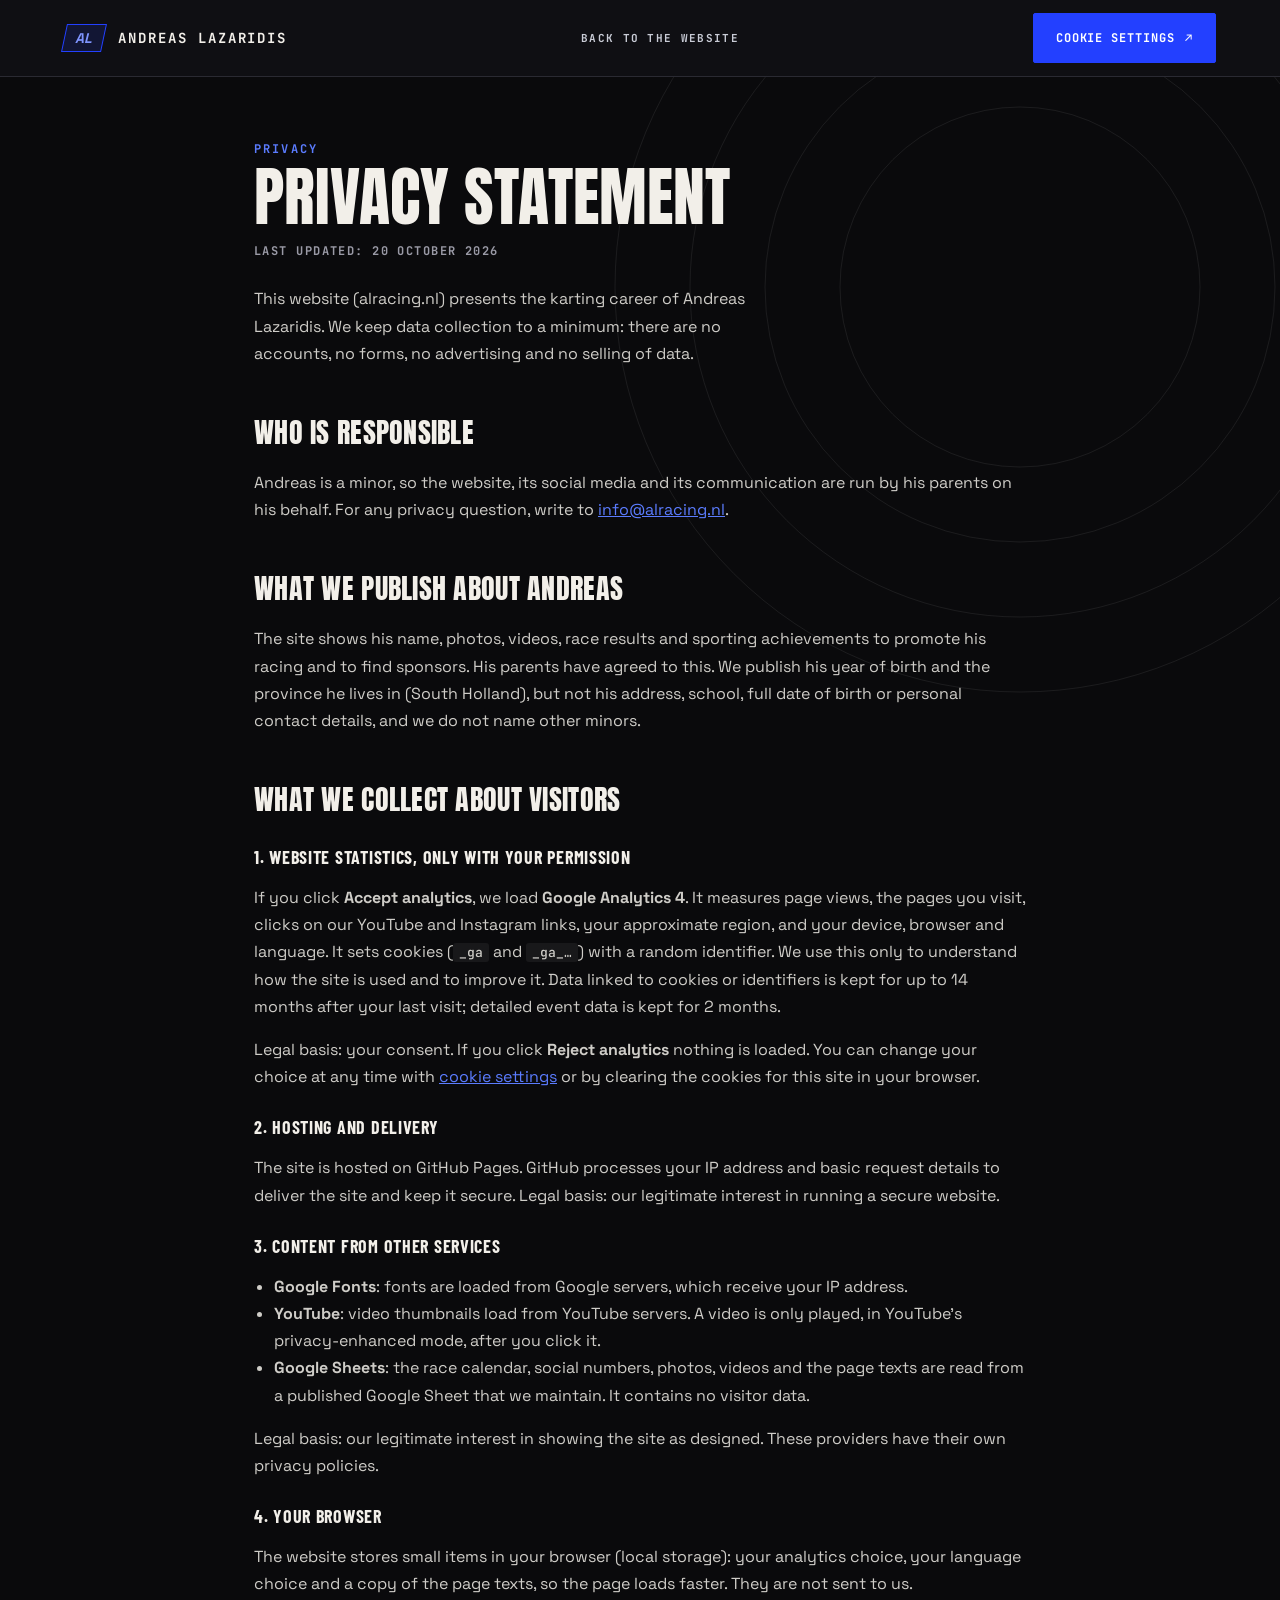
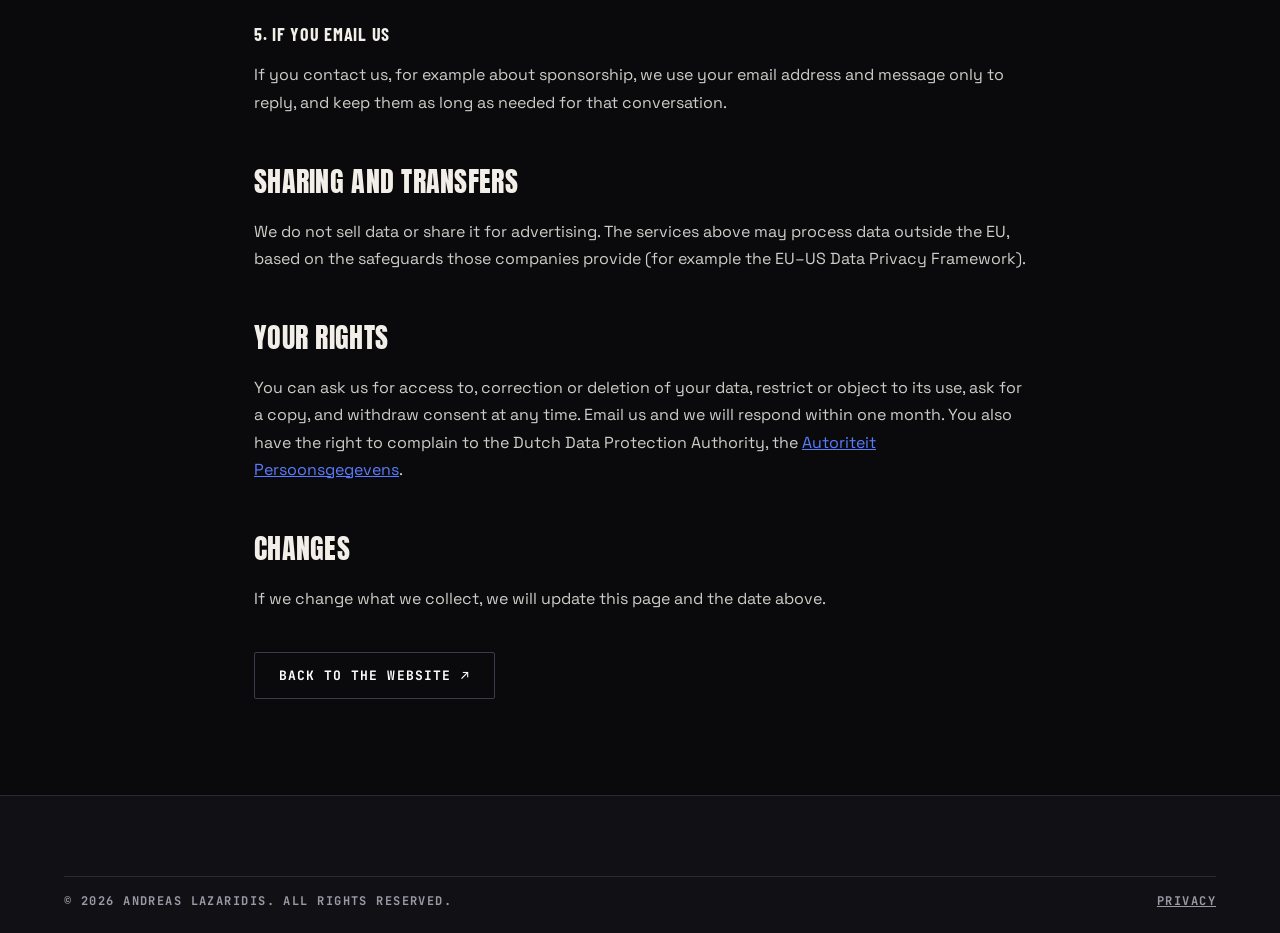
<file: privacy.html>
<!DOCTYPE html>
<html lang="en">
<head>
<meta charset="utf-8">
<meta name="viewport" content="width=device-width, initial-scale=1">
<title>Privacy statement | Andreas Lazaridis</title>
<meta name="description" content="How alracing.nl handles visitor data: what is measured, which services are used and how to exercise your rights.">
<meta name="theme-color" content="#0a0a0c">
<link rel="canonical" href="https://www.alracing.nl/en/privacy.html">
<link rel="alternate" hreflang="nl" href="https://www.alracing.nl/nl/privacy.html">
<link rel="alternate" hreflang="en" href="https://www.alracing.nl/en/privacy.html">
<link rel="alternate" hreflang="el" href="https://www.alracing.nl/gr/privacy.html">
<link rel="alternate" hreflang="x-default" href="https://www.alracing.nl/nl/privacy.html">
<meta name="robots" content="index,follow">
<link rel="preconnect" href="https://fonts.googleapis.com"><link rel="preconnect" href="https://fonts.gstatic.com" crossorigin>
<link href="https://fonts.googleapis.com/css2?family=Unbounded:wght@500;800&family=Space+Grotesk:wght@400;500;700&family=JetBrains+Mono:wght@500;700&family=Anton&family=Barlow+Condensed:wght@600;700&display=swap" rel="stylesheet">
<link rel="stylesheet" href="/style.css">
<link rel="icon" href="/favicon.ico" sizes="48x48">
<link rel="icon" href="/favicon.svg" type="image/svg+xml" sizes="any">
<link rel="icon" href="/favicon-48.png" sizes="48x48" type="image/png">
<link rel="icon" href="/favicon-96.png" sizes="96x96" type="image/png">
<link rel="icon" href="/favicon-192.png" sizes="192x192" type="image/png">
<link rel="apple-touch-icon" href="/apple-touch-icon.png">
</head>
<body>
<header><div class="wrap"><a class="logo" href="/en/"><i aria-hidden="true"><b>AL</b></i>Andreas Lazaridis</a>
<nav><a href="/en/">Back to the website</a></nav>
<a class="btn" href="/en/#cookie-settings">Cookie settings</a></div></header>

<main class="wrap legal">
<span class="eyebrow">Privacy</span>
<h1>Privacy statement</h1>
<p class="updated mono">Last updated: 20 October 2026</p>

<p class="lead">This website (alracing.nl) presents the karting career of Andreas Lazaridis. We keep data collection to a minimum: there are no accounts, no forms, no advertising and no selling of data.</p>

<h2>Who is responsible</h2>
<p>Andreas is a minor, so the website, its social media and its communication are run by his parents on his behalf. For any privacy question, write to <a href="mailto:info@alracing.nl">info@alracing.nl</a>.</p>

<h2>What we publish about Andreas</h2>
<p>The site shows his name, photos, videos, race results and sporting achievements to promote his racing and to find sponsors. His parents have agreed to this. We publish his year of birth and the province he lives in (South Holland), but not his address, school, full date of birth or personal contact details, and we do not name other minors.</p>

<h2>What we collect about visitors</h2>
<h3>1. Website statistics, only with your permission</h3>
<p>If you click <b>Accept analytics</b>, we load <b>Google Analytics 4</b>. It measures page views, the pages you visit, clicks on our YouTube and Instagram links, your approximate region, and your device, browser and language. It sets cookies (<code>_ga</code> and <code>_ga_…</code>) with a random identifier. We use this only to understand how the site is used and to improve it. Data linked to cookies or identifiers is kept for up to 14 months after your last visit; detailed event data is kept for 2 months.</p>
<p>Legal basis: your consent. If you click <b>Reject analytics</b> nothing is loaded. You can change your choice at any time with <a href="/en/#cookie-settings">cookie settings</a> or by clearing the cookies for this site in your browser.</p>

<h3>2. Hosting and delivery</h3>
<p>The site is hosted on GitHub Pages. GitHub processes your IP address and basic request details to deliver the site and keep it secure. Legal basis: our legitimate interest in running a secure website.</p>

<h3>3. Content from other services</h3>
<ul>
<li><b>Google Fonts</b>: fonts are loaded from Google servers, which receive your IP address.</li>
<li><b>YouTube</b>: video thumbnails load from YouTube servers. A video is only played, in YouTube’s privacy-enhanced mode, after you click it.</li>
<li><b>Google Sheets</b>: the race calendar, social numbers, photos, videos and the page texts are read from a published Google Sheet that we maintain. It contains no visitor data.</li>
</ul>
<p>Legal basis: our legitimate interest in showing the site as designed. These providers have their own privacy policies.</p>

<h3>4. Your browser</h3>
<p>The website stores small items in your browser (local storage): your analytics choice, your language choice and a copy of the page texts, so the page loads faster. They are not sent to us.</p>

<h3>5. If you email us</h3>
<p>If you contact us, for example about sponsorship, we use your email address and message only to reply, and keep them as long as needed for that conversation.</p>

<h2>Sharing and transfers</h2>
<p>We do not sell data or share it for advertising. The services above may process data outside the EU, based on the safeguards those companies provide (for example the EU–US Data Privacy Framework).</p>

<h2>Your rights</h2>
<p>You can ask us for access to, correction or deletion of your data, restrict or object to its use, ask for a copy, and withdraw consent at any time. Email us and we will respond within one month. You also have the right to complain to the Dutch Data Protection Authority, the <a href="https://autoriteitpersoonsgegevens.nl" target="_blank" rel="noopener">Autoriteit Persoonsgegevens</a>.</p>

<h2>Changes</h2>
<p>If we change what we collect, we will update this page and the date above.</p>

<p class="back"><a class="btn ghost" href="/en/">Back to the website</a></p>
</main>

<footer><div class="wrap"><div class="copy mono"><span>© 2026 Andreas Lazaridis. All rights reserved.</span><span><a href="/en/privacy.html">Privacy</a></span></div></div></footer>
</body>
</html>
</file>
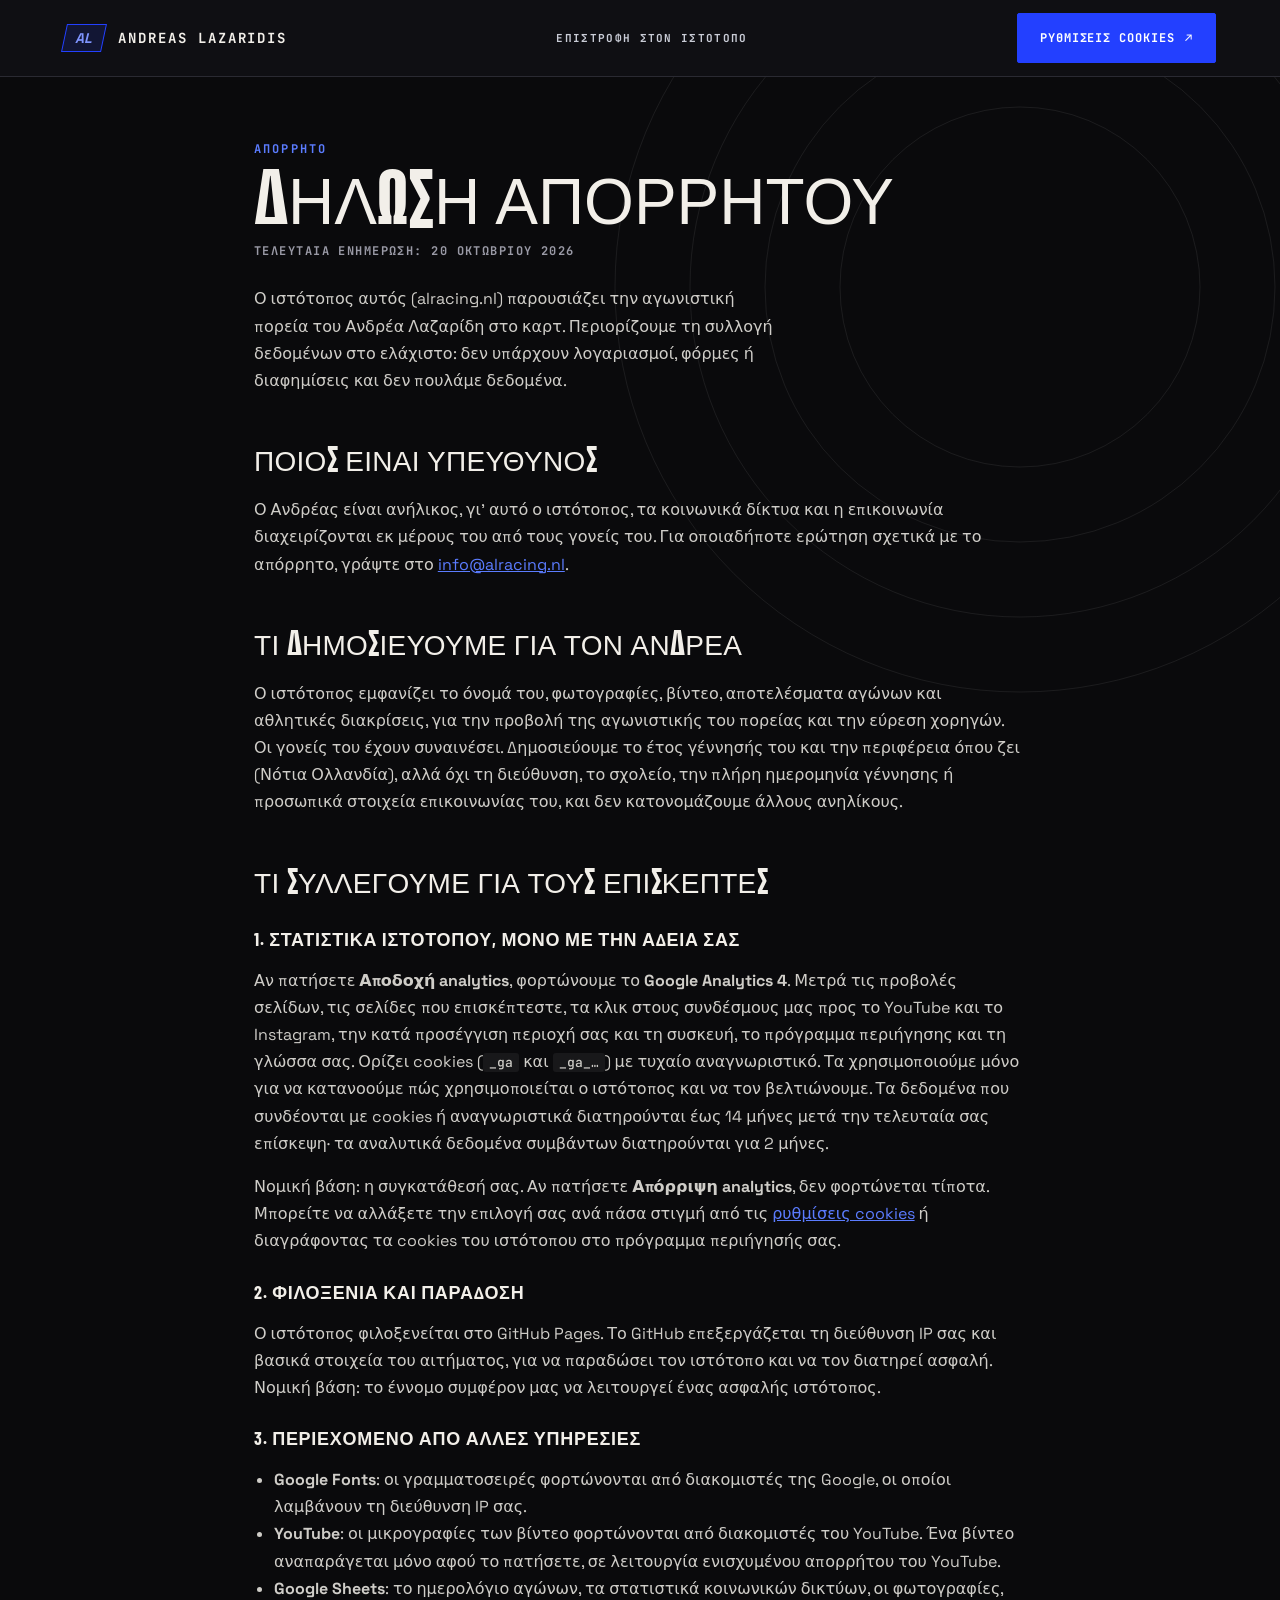
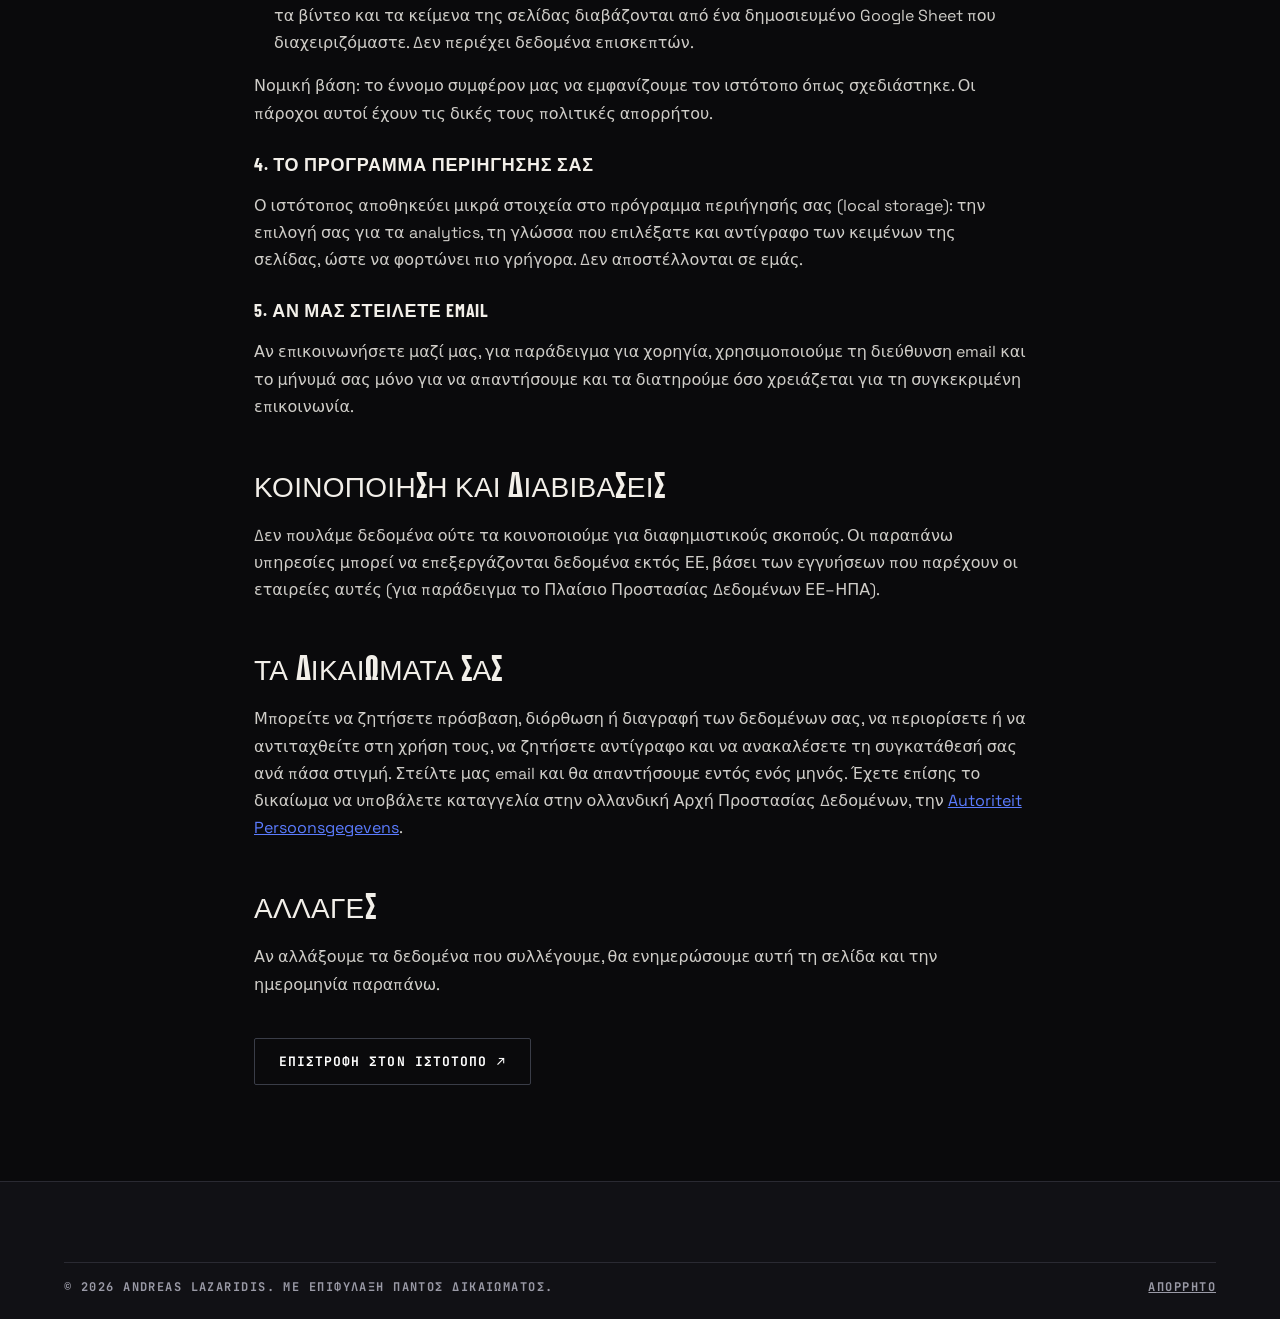
<file: gr/privacy.html>
<!DOCTYPE html>
<html lang="el">
<head>
<meta charset="utf-8">
<meta name="viewport" content="width=device-width, initial-scale=1">
<title>Δήλωση απορρήτου | Andreas Lazaridis</title>
<meta name="description" content="Πώς το alracing.nl χειρίζεται τα δεδομένα των επισκεπτών: τι μετράται, ποιες υπηρεσίες χρησιμοποιούνται και πώς ασκείτε τα δικαιώματά σας.">
<meta name="theme-color" content="#0a0a0c">
<link rel="canonical" href="https://www.alracing.nl/gr/privacy.html">
<link rel="alternate" hreflang="nl" href="https://www.alracing.nl/nl/privacy.html">
<link rel="alternate" hreflang="en" href="https://www.alracing.nl/en/privacy.html">
<link rel="alternate" hreflang="el" href="https://www.alracing.nl/gr/privacy.html">
<link rel="alternate" hreflang="x-default" href="https://www.alracing.nl/nl/privacy.html">
<meta name="robots" content="index,follow">
<link rel="preconnect" href="https://fonts.googleapis.com"><link rel="preconnect" href="https://fonts.gstatic.com" crossorigin>
<link href="https://fonts.googleapis.com/css2?family=Unbounded:wght@500;800&family=Space+Grotesk:wght@400;500;700&family=JetBrains+Mono:wght@500;700&family=Anton&family=Barlow+Condensed:wght@600;700&display=swap" rel="stylesheet">
<link rel="stylesheet" href="/style.css">
<link rel="icon" href="/favicon.ico" sizes="48x48">
<link rel="icon" href="/favicon.svg" type="image/svg+xml" sizes="any">
<link rel="icon" href="/favicon-48.png" sizes="48x48" type="image/png">
<link rel="icon" href="/favicon-96.png" sizes="96x96" type="image/png">
<link rel="icon" href="/favicon-192.png" sizes="192x192" type="image/png">
<link rel="apple-touch-icon" href="/apple-touch-icon.png">
</head>
<body>
<header><div class="wrap"><a class="logo" href="/gr/"><i aria-hidden="true"><b>AL</b></i>Andreas Lazaridis</a>
<nav><a href="/gr/">Επιστροφή στον ιστότοπο</a></nav>
<a class="btn" href="/gr/#cookie-settings">Ρυθμίσεις cookies</a></div></header>

<main class="wrap legal">
<span class="eyebrow">Απόρρητο</span>
<h1>Δήλωση απορρήτου</h1>
<p class="updated mono">Τελευταία ενημέρωση: 20 Οκτωβρίου 2026</p>

<p class="lead">Ο ιστότοπος αυτός (alracing.nl) παρουσιάζει την αγωνιστική πορεία του Ανδρέα Λαζαρίδη στο καρτ. Περιορίζουμε τη συλλογή δεδομένων στο ελάχιστο: δεν υπάρχουν λογαριασμοί, φόρμες ή διαφημίσεις και δεν πουλάμε δεδομένα.</p>

<h2>Ποιος είναι υπεύθυνος</h2>
<p>Ο Ανδρέας είναι ανήλικος, γι’ αυτό ο ιστότοπος, τα κοινωνικά δίκτυα και η επικοινωνία διαχειρίζονται εκ μέρους του από τους γονείς του. Για οποιαδήποτε ερώτηση σχετικά με το απόρρητο, γράψτε στο <a href="mailto:info@alracing.nl">info@alracing.nl</a>.</p>

<h2>Τι δημοσιεύουμε για τον Ανδρέα</h2>
<p>Ο ιστότοπος εμφανίζει το όνομά του, φωτογραφίες, βίντεο, αποτελέσματα αγώνων και αθλητικές διακρίσεις, για την προβολή της αγωνιστικής του πορείας και την εύρεση χορηγών. Οι γονείς του έχουν συναινέσει. Δημοσιεύουμε το έτος γέννησής του και την περιφέρεια όπου ζει (Νότια Ολλανδία), αλλά όχι τη διεύθυνση, το σχολείο, την πλήρη ημερομηνία γέννησης ή προσωπικά στοιχεία επικοινωνίας του, και δεν κατονομάζουμε άλλους ανηλίκους.</p>

<h2>Τι συλλέγουμε για τους επισκέπτες</h2>
<h3>1. Στατιστικά ιστότοπου, μόνο με την άδειά σας</h3>
<p>Αν πατήσετε <b>Αποδοχή analytics</b>, φορτώνουμε το <b>Google Analytics 4</b>. Μετρά τις προβολές σελίδων, τις σελίδες που επισκέπτεστε, τα κλικ στους συνδέσμους μας προς το YouTube και το Instagram, την κατά προσέγγιση περιοχή σας και τη συσκευή, το πρόγραμμα περιήγησης και τη γλώσσα σας. Ορίζει cookies (<code>_ga</code> και <code>_ga_…</code>) με τυχαίο αναγνωριστικό. Τα χρησιμοποιούμε μόνο για να κατανοούμε πώς χρησιμοποιείται ο ιστότοπος και να τον βελτιώνουμε. Τα δεδομένα που συνδέονται με cookies ή αναγνωριστικά διατηρούνται έως 14 μήνες μετά την τελευταία σας επίσκεψη· τα αναλυτικά δεδομένα συμβάντων διατηρούνται για 2 μήνες.</p>
<p>Νομική βάση: η συγκατάθεσή σας. Αν πατήσετε <b>Απόρριψη analytics</b>, δεν φορτώνεται τίποτα. Μπορείτε να αλλάξετε την επιλογή σας ανά πάσα στιγμή από τις <a href="/gr/#cookie-settings">ρυθμίσεις cookies</a> ή διαγράφοντας τα cookies του ιστότοπου στο πρόγραμμα περιήγησής σας.</p>

<h3>2. Φιλοξενία και παράδοση</h3>
<p>Ο ιστότοπος φιλοξενείται στο GitHub Pages. Το GitHub επεξεργάζεται τη διεύθυνση IP σας και βασικά στοιχεία του αιτήματος, για να παραδώσει τον ιστότοπο και να τον διατηρεί ασφαλή. Νομική βάση: το έννομο συμφέρον μας να λειτουργεί ένας ασφαλής ιστότοπος.</p>

<h3>3. Περιεχόμενο από άλλες υπηρεσίες</h3>
<ul>
<li><b>Google Fonts</b>: οι γραμματοσειρές φορτώνονται από διακομιστές της Google, οι οποίοι λαμβάνουν τη διεύθυνση IP σας.</li>
<li><b>YouTube</b>: οι μικρογραφίες των βίντεο φορτώνονται από διακομιστές του YouTube. Ένα βίντεο αναπαράγεται μόνο αφού το πατήσετε, σε λειτουργία ενισχυμένου απορρήτου του YouTube.</li>
<li><b>Google Sheets</b>: το ημερολόγιο αγώνων, τα στατιστικά κοινωνικών δικτύων, οι φωτογραφίες, τα βίντεο και τα κείμενα της σελίδας διαβάζονται από ένα δημοσιευμένο Google Sheet που διαχειριζόμαστε. Δεν περιέχει δεδομένα επισκεπτών.</li>
</ul>
<p>Νομική βάση: το έννομο συμφέρον μας να εμφανίζουμε τον ιστότοπο όπως σχεδιάστηκε. Οι πάροχοι αυτοί έχουν τις δικές τους πολιτικές απορρήτου.</p>

<h3>4. Το πρόγραμμα περιήγησής σας</h3>
<p>Ο ιστότοπος αποθηκεύει μικρά στοιχεία στο πρόγραμμα περιήγησής σας (local storage): την επιλογή σας για τα analytics, τη γλώσσα που επιλέξατε και αντίγραφο των κειμένων της σελίδας, ώστε να φορτώνει πιο γρήγορα. Δεν αποστέλλονται σε εμάς.</p>

<h3>5. Αν μας στείλετε email</h3>
<p>Αν επικοινωνήσετε μαζί μας, για παράδειγμα για χορηγία, χρησιμοποιούμε τη διεύθυνση email και το μήνυμά σας μόνο για να απαντήσουμε και τα διατηρούμε όσο χρειάζεται για τη συγκεκριμένη επικοινωνία.</p>

<h2>Κοινοποίηση και διαβιβάσεις</h2>
<p>Δεν πουλάμε δεδομένα ούτε τα κοινοποιούμε για διαφημιστικούς σκοπούς. Οι παραπάνω υπηρεσίες μπορεί να επεξεργάζονται δεδομένα εκτός ΕΕ, βάσει των εγγυήσεων που παρέχουν οι εταιρείες αυτές (για παράδειγμα το Πλαίσιο Προστασίας Δεδομένων ΕΕ–ΗΠΑ).</p>

<h2>Τα δικαιώματά σας</h2>
<p>Μπορείτε να ζητήσετε πρόσβαση, διόρθωση ή διαγραφή των δεδομένων σας, να περιορίσετε ή να αντιταχθείτε στη χρήση τους, να ζητήσετε αντίγραφο και να ανακαλέσετε τη συγκατάθεσή σας ανά πάσα στιγμή. Στείλτε μας email και θα απαντήσουμε εντός ενός μηνός. Έχετε επίσης το δικαίωμα να υποβάλετε καταγγελία στην ολλανδική Αρχή Προστασίας Δεδομένων, την <a href="https://autoriteitpersoonsgegevens.nl" target="_blank" rel="noopener">Autoriteit Persoonsgegevens</a>.</p>

<h2>Αλλαγές</h2>
<p>Αν αλλάξουμε τα δεδομένα που συλλέγουμε, θα ενημερώσουμε αυτή τη σελίδα και την ημερομηνία παραπάνω.</p>

<p class="back"><a class="btn ghost" href="/gr/">Επιστροφή στον ιστότοπο</a></p>
</main>

<footer><div class="wrap"><div class="copy mono"><span>© 2026 Andreas Lazaridis. Με επιφύλαξη παντός δικαιώματος.</span><span><a href="/gr/privacy.html">Απόρρητο</a></span></div></div></footer>
</body>
</html>
</file>
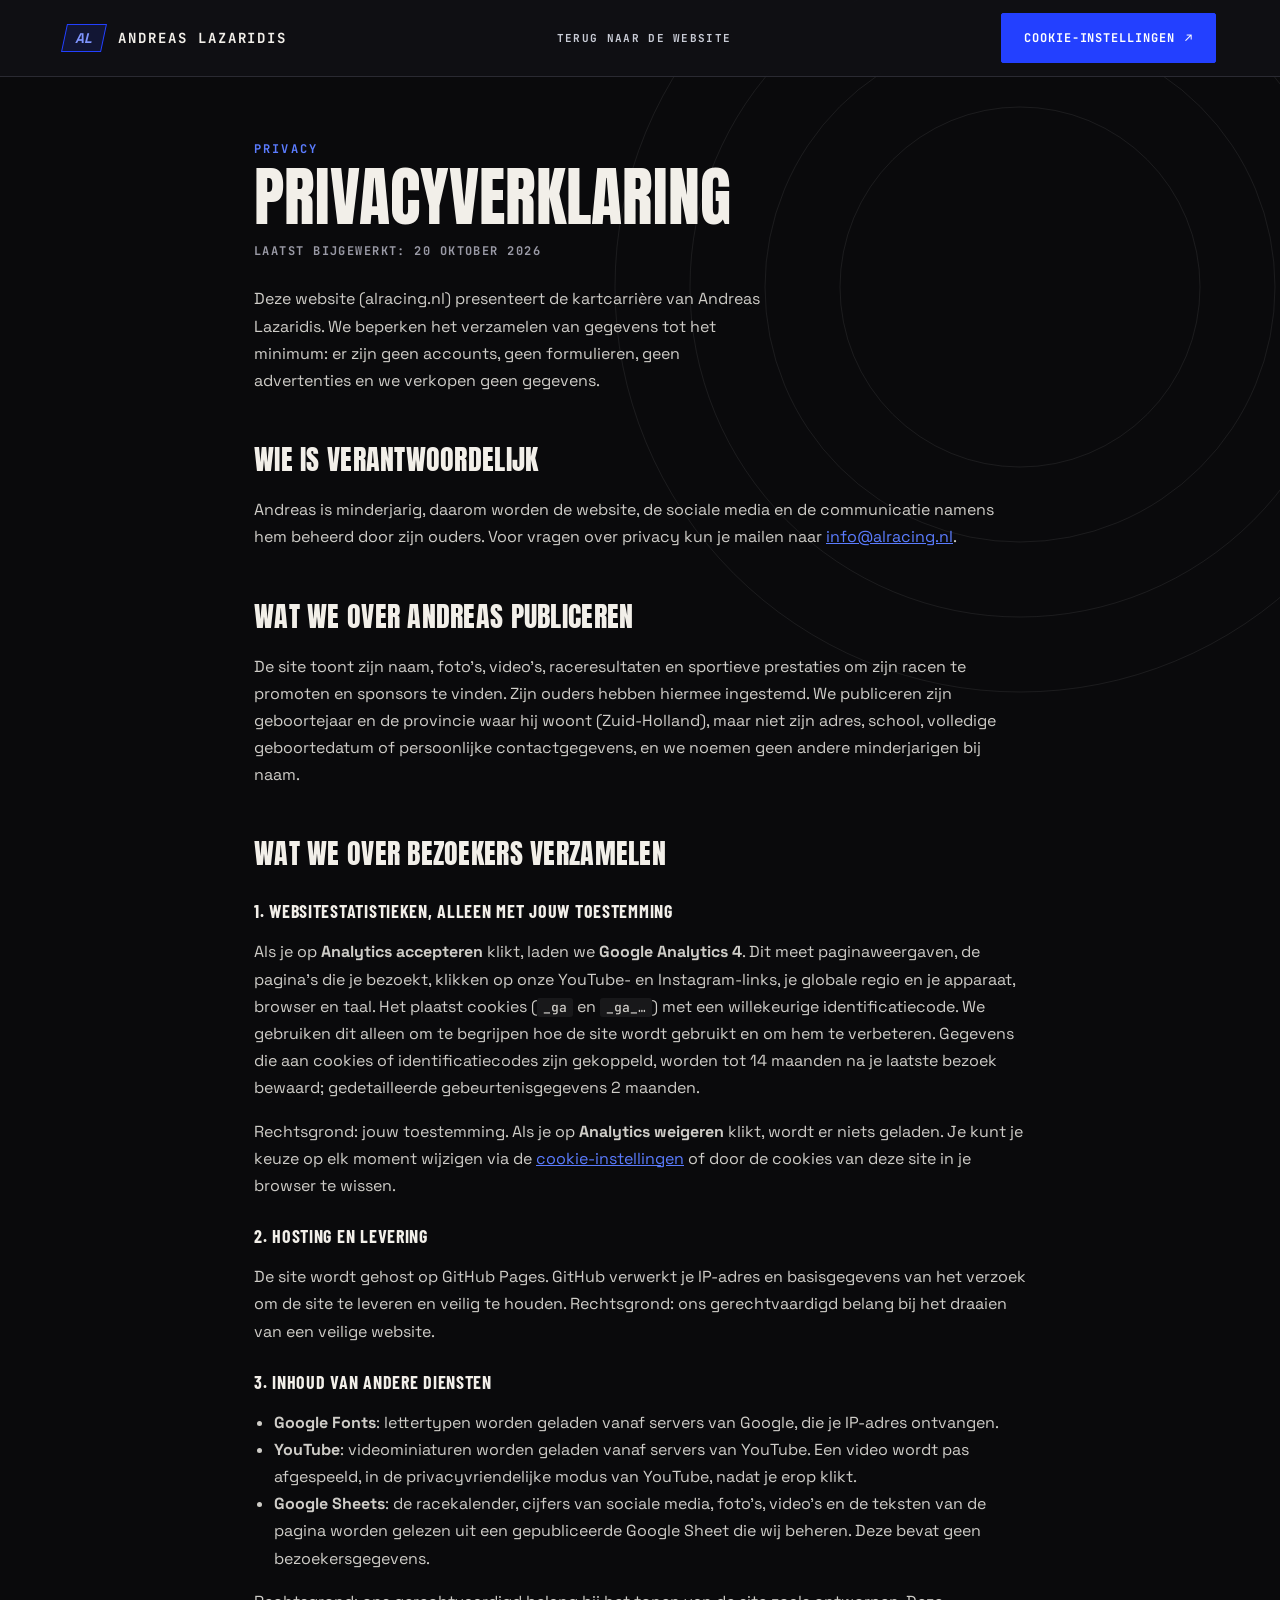
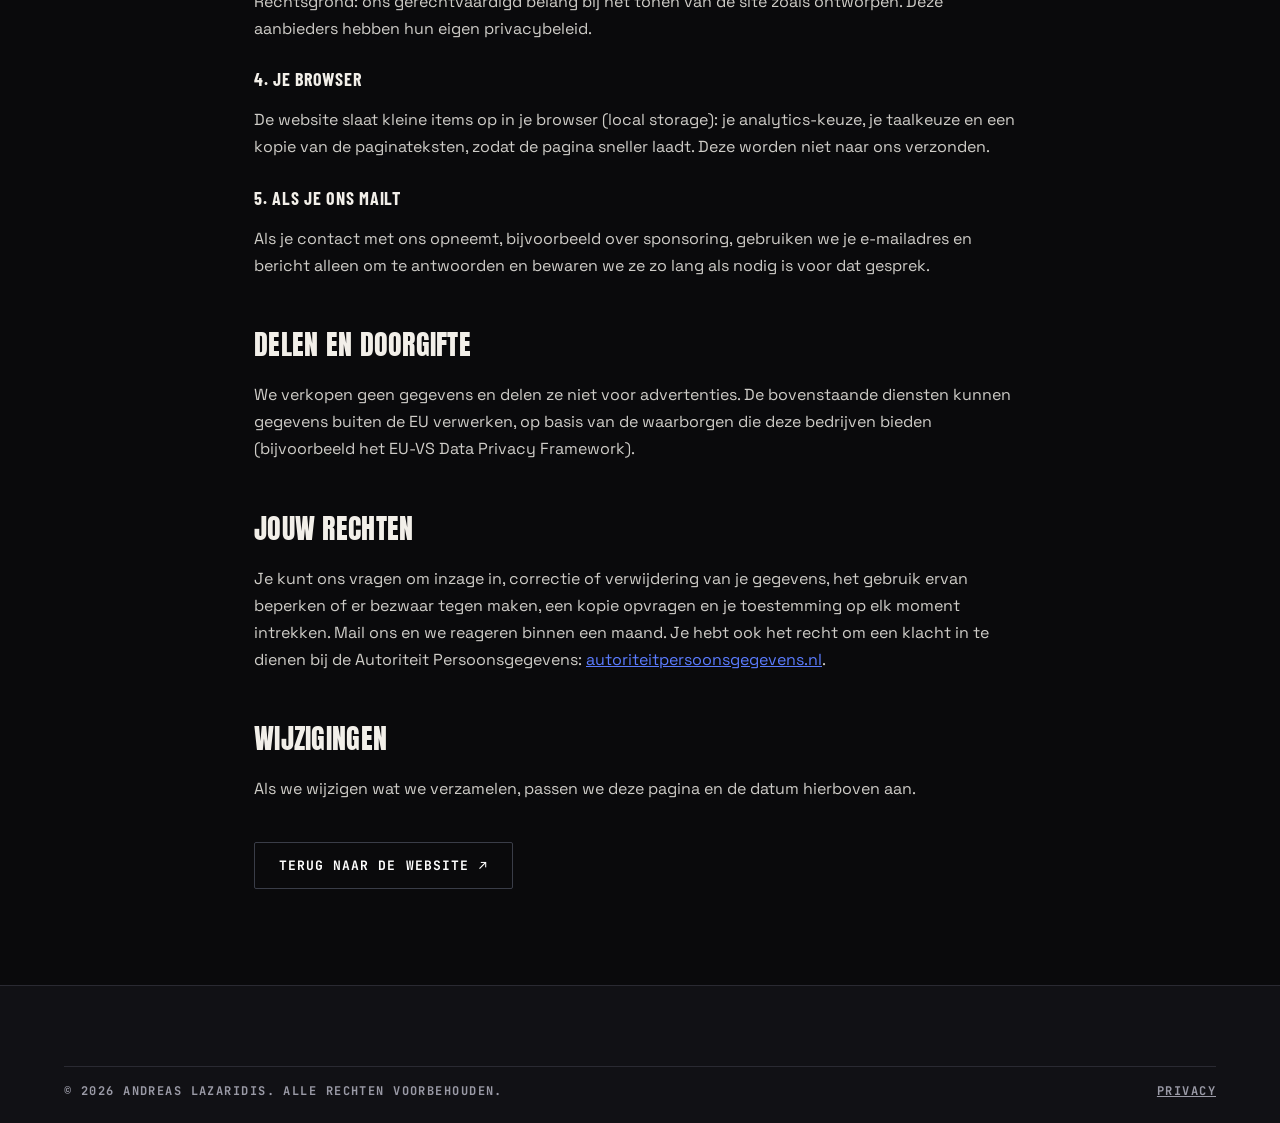
<file: nl/privacy.html>
<!DOCTYPE html>
<html lang="nl">
<head>
<meta charset="utf-8">
<meta name="viewport" content="width=device-width, initial-scale=1">
<title>Privacyverklaring | Andreas Lazaridis</title>
<meta name="description" content="Hoe alracing.nl omgaat met bezoekersgegevens: wat er wordt gemeten, welke diensten worden gebruikt en hoe je je rechten uitoefent.">
<meta name="theme-color" content="#0a0a0c">
<link rel="canonical" href="https://www.alracing.nl/nl/privacy.html">
<link rel="alternate" hreflang="nl" href="https://www.alracing.nl/nl/privacy.html">
<link rel="alternate" hreflang="en" href="https://www.alracing.nl/en/privacy.html">
<link rel="alternate" hreflang="el" href="https://www.alracing.nl/gr/privacy.html">
<link rel="alternate" hreflang="x-default" href="https://www.alracing.nl/nl/privacy.html">
<meta name="robots" content="index,follow">
<link rel="preconnect" href="https://fonts.googleapis.com"><link rel="preconnect" href="https://fonts.gstatic.com" crossorigin>
<link href="https://fonts.googleapis.com/css2?family=Unbounded:wght@500;800&family=Space+Grotesk:wght@400;500;700&family=JetBrains+Mono:wght@500;700&family=Anton&family=Barlow+Condensed:wght@600;700&display=swap" rel="stylesheet">
<link rel="stylesheet" href="/style.css">
<link rel="icon" href="/favicon.ico" sizes="48x48">
<link rel="icon" href="/favicon.svg" type="image/svg+xml" sizes="any">
<link rel="icon" href="/favicon-48.png" sizes="48x48" type="image/png">
<link rel="icon" href="/favicon-96.png" sizes="96x96" type="image/png">
<link rel="icon" href="/favicon-192.png" sizes="192x192" type="image/png">
<link rel="apple-touch-icon" href="/apple-touch-icon.png">
</head>
<body>
<header><div class="wrap"><a class="logo" href="/nl/"><i aria-hidden="true"><b>AL</b></i>Andreas Lazaridis</a>
<nav><a href="/nl/">Terug naar de website</a></nav>
<a class="btn" href="/nl/#cookie-settings">Cookie-instellingen</a></div></header>

<main class="wrap legal">
<span class="eyebrow">Privacy</span>
<h1>Privacyverklaring</h1>
<p class="updated mono">Laatst bijgewerkt: 20 oktober 2026</p>

<p class="lead">Deze website (alracing.nl) presenteert de kartcarrière van Andreas Lazaridis. We beperken het verzamelen van gegevens tot het minimum: er zijn geen accounts, geen formulieren, geen advertenties en we verkopen geen gegevens.</p>

<h2>Wie is verantwoordelijk</h2>
<p>Andreas is minderjarig, daarom worden de website, de sociale media en de communicatie namens hem beheerd door zijn ouders. Voor vragen over privacy kun je mailen naar <a href="mailto:info@alracing.nl">info@alracing.nl</a>.</p>

<h2>Wat we over Andreas publiceren</h2>
<p>De site toont zijn naam, foto’s, video’s, raceresultaten en sportieve prestaties om zijn racen te promoten en sponsors te vinden. Zijn ouders hebben hiermee ingestemd. We publiceren zijn geboortejaar en de provincie waar hij woont (Zuid-Holland), maar niet zijn adres, school, volledige geboortedatum of persoonlijke contactgegevens, en we noemen geen andere minderjarigen bij naam.</p>

<h2>Wat we over bezoekers verzamelen</h2>
<h3>1. Websitestatistieken, alleen met jouw toestemming</h3>
<p>Als je op <b>Analytics accepteren</b> klikt, laden we <b>Google Analytics 4</b>. Dit meet paginaweergaven, de pagina’s die je bezoekt, klikken op onze YouTube- en Instagram-links, je globale regio en je apparaat, browser en taal. Het plaatst cookies (<code>_ga</code> en <code>_ga_…</code>) met een willekeurige identificatiecode. We gebruiken dit alleen om te begrijpen hoe de site wordt gebruikt en om hem te verbeteren. Gegevens die aan cookies of identificatiecodes zijn gekoppeld, worden tot 14 maanden na je laatste bezoek bewaard; gedetailleerde gebeurtenisgegevens 2 maanden.</p>
<p>Rechtsgrond: jouw toestemming. Als je op <b>Analytics weigeren</b> klikt, wordt er niets geladen. Je kunt je keuze op elk moment wijzigen via de <a href="/nl/#cookie-settings">cookie-instellingen</a> of door de cookies van deze site in je browser te wissen.</p>

<h3>2. Hosting en levering</h3>
<p>De site wordt gehost op GitHub Pages. GitHub verwerkt je IP-adres en basisgegevens van het verzoek om de site te leveren en veilig te houden. Rechtsgrond: ons gerechtvaardigd belang bij het draaien van een veilige website.</p>

<h3>3. Inhoud van andere diensten</h3>
<ul>
<li><b>Google Fonts</b>: lettertypen worden geladen vanaf servers van Google, die je IP-adres ontvangen.</li>
<li><b>YouTube</b>: videominiaturen worden geladen vanaf servers van YouTube. Een video wordt pas afgespeeld, in de privacyvriendelijke modus van YouTube, nadat je erop klikt.</li>
<li><b>Google Sheets</b>: de racekalender, cijfers van sociale media, foto’s, video’s en de teksten van de pagina worden gelezen uit een gepubliceerde Google Sheet die wij beheren. Deze bevat geen bezoekersgegevens.</li>
</ul>
<p>Rechtsgrond: ons gerechtvaardigd belang bij het tonen van de site zoals ontworpen. Deze aanbieders hebben hun eigen privacybeleid.</p>

<h3>4. Je browser</h3>
<p>De website slaat kleine items op in je browser (local storage): je analytics-keuze, je taalkeuze en een kopie van de paginateksten, zodat de pagina sneller laadt. Deze worden niet naar ons verzonden.</p>

<h3>5. Als je ons mailt</h3>
<p>Als je contact met ons opneemt, bijvoorbeeld over sponsoring, gebruiken we je e-mailadres en bericht alleen om te antwoorden en bewaren we ze zo lang als nodig is voor dat gesprek.</p>

<h2>Delen en doorgifte</h2>
<p>We verkopen geen gegevens en delen ze niet voor advertenties. De bovenstaande diensten kunnen gegevens buiten de EU verwerken, op basis van de waarborgen die deze bedrijven bieden (bijvoorbeeld het EU-VS Data Privacy Framework).</p>

<h2>Jouw rechten</h2>
<p>Je kunt ons vragen om inzage in, correctie of verwijdering van je gegevens, het gebruik ervan beperken of er bezwaar tegen maken, een kopie opvragen en je toestemming op elk moment intrekken. Mail ons en we reageren binnen een maand. Je hebt ook het recht om een klacht in te dienen bij de Autoriteit Persoonsgegevens: <a href="https://autoriteitpersoonsgegevens.nl" target="_blank" rel="noopener">autoriteitpersoonsgegevens.nl</a>.</p>

<h2>Wijzigingen</h2>
<p>Als we wijzigen wat we verzamelen, passen we deze pagina en de datum hierboven aan.</p>

<p class="back"><a class="btn ghost" href="/nl/">Terug naar de website</a></p>
</main>

<footer><div class="wrap"><div class="copy mono"><span>© 2026 Andreas Lazaridis. Alle rechten voorbehouden.</span><span><a href="/nl/privacy.html">Privacy</a></span></div></div></footer>
</body>
</html>
</file>
<file: style.css>
/* Andreas Lazaridis - styles
   Colors and fonts live in :root at the top. Change them there. */

:root {
  --bg: #0a0a0c;
  --panel: #151519;
  --line: #2a2a32;
  --text: #f2efe9;
  --muted: #9a9aa6;
  --blue: #2340ff;
  --ring: #2f7bd8;
  --name: #2563eb; /* blue used for the surname and the signature */
  --wide: Unbounded,"Arial Black",sans-serif;
  --mono: "JetBrains Mono",ui-monospace,monospace;
  --disp: Anton,Impact,"Arial Narrow",sans-serif;          /* big headings and numbers */
  --cond: "Barlow Condensed","Arial Narrow",sans-serif;    /* row titles */
  --accent: #5b7cff;                                        /* eyebrows, results */
  --edge: #3a3d48;                                          /* thin borders */
  --bg-a: #14151a;
  --bg-b: #1b1c23;
}

* {
  box-sizing: border-box;
}

html {
  overflow-x: clip;
  scroll-behavior: smooth;
  scroll-padding-top: 80px;
}

body {
  overflow-x: clip;
  margin: 0;
  background: var(--bg);
  color: var(--text);
  font: 16px/1.6 "Space Grotesk",system-ui,sans-serif;
}

a {
  color: inherit;
}

.wrap {
  max-width: 1200px;
  margin: 0 auto;
  padding: 0 24px;
}

.mono {
  font: 700 12px var(--mono);
  letter-spacing: .12em;
  text-transform: uppercase;
  color: var(--muted);
}

h2 {
  font: 400 clamp(40px,6.4vw,84px)/.98 var(--disp);
  letter-spacing: .01em;
  text-transform: uppercase;
  margin: 10px 0 28px;
}

section {
  position: relative;
  overflow: hidden;
  padding: 84px 0;
  border-top: 1px solid var(--line);
  background: var(--bg-a);
}

.btn {
  display: inline-block;
  background: var(--blue);
  color: #fff;
  text-decoration: none;
  font: 700 13px var(--mono);
  letter-spacing: .08em;
  text-transform: uppercase;
  padding: 14px 24px;
  border-radius: 2px;
  border: 1px solid var(--blue);
}

.btn::after {
  content: "\2197";
  margin-left: 10px;
}

.btn.ghost {
  background: none;
  border-color: var(--line);
}

.btn:focus-visible,
a:focus-visible,
select:focus-visible {
  outline: 2px solid #fff;
  outline-offset: 3px;
}


/* hero */
.hero {
  display: grid;
  grid-template-columns: 1.25fr .75fr;
  gap: 48px;
  align-items: center;
  padding: 64px 0 40px;
}

.hero h1 {
  font: 800 clamp(34px,5.6vw,68px)/1 var(--wide);
  margin: 0 0 20px;
  text-transform: uppercase;
}

.hero h1 span {
  display: block;
  color: var(--name);
}

.tag {
  font: italic 800 clamp(26px,4vw,48px)/1.1 var(--wide);
  margin: 0 0 22px;
}

.hero p.lead {
  color: var(--muted);
  margin: 0 0 28px;
  max-width: 560px;
}

.quote {
  margin: 0 0 28px;
  max-width: 560px;
  padding-left: 18px;
  border-left: 3px solid var(--name);
}

.quote p {
  margin: 0 0 10px;
  font: italic 500 18px/1.5 "Space Grotesk",system-ui,sans-serif;
}

/* Signature. If you own a licence for Mistrully, put the font file in a "fonts" folder
   (fonts/Mistrully.woff2 or fonts/Mistrully.ttf) and it is used automatically.
   Without it, the page uses Mrs Saint Delafield, a similar Google font. */
@font-face {
  font-family: "Mistrully";
  src: url("fonts/Mistrully.woff2") format("woff2"),
       url("fonts/Mistrully.ttf") format("truetype");
  font-display: swap;
}

.sig {
  font: 400 54px/.95 Mistrully,"Mrs Saint Delafield",cursive;
  color: var(--name);
}

.cta {
  display: flex;
  gap: 12px;
  flex-wrap: wrap;
}


/* next race */
.next {
  display: flex;
  align-items: center;
  justify-content: space-between;
  gap: 16px;
  background: var(--panel);
  border: 1px solid var(--line);
  border-left: 4px solid var(--blue);
  border-radius: 14px;
  padding: 14px 18px;
}

.next .mono {
  color: var(--ring);
}

.next h3 {
  margin: 2px 0;
  font: 500 17px "Space Grotesk";
}

.next small {
  font: 12px var(--mono);
  color: var(--muted);
}

.cd {
  display: flex;
  gap: 8px;
}

.cd div {
  background: #0f0f13;
  border: 1px solid var(--line);
  border-radius: 10px;
  padding: 6px 10px;
  text-align: center;
  min-width: 58px;
}

.cd b {
  display: block;
  font: 400 30px/1.1 Anton,Impact,sans-serif;
}

.cd span {
  font-size: 11px;
  color: var(--muted);
}


/* profile */
.two p {
  margin: 0 0 18px;
  color: #cfcdc8;
}

.two b {
  color: var(--text);
}



/* calendar */
.filters {
  display: flex;
  gap: 14px;
  flex-wrap: wrap;
  margin-bottom: 18px;
}

.filters label {
  display: grid;
  gap: 4px;
  font: 700 11px var(--mono);
  letter-spacing: .12em;
  color: var(--muted);
  text-transform: uppercase;
}

select {
  background: var(--blue);
  color: #fff;
  border: 0;
  border-radius: 10px;
  padding: 10px 12px;
  font: 600 14px "Space Grotesk";
  min-width: 150px;
}

.scroll {
  overflow-x: auto;
  border: 1px solid var(--line);
  border-radius: 6px;
}

table {
  width: 100%;
  border-collapse: collapse;
  min-width: 680px;
  background: #17171b;
}

th {
  background: var(--blue);
  font: 700 11px var(--mono);
  letter-spacing: .12em;
  text-transform: uppercase;
  padding: 14px 10px;
  text-align: left;
}

td {
  padding: 14px 10px;
  border-top: 1px solid var(--line);
  font-size: 15px;
}

td.d {
  font-family: var(--mono);
}

td.r {
  font-weight: 700;
  text-align: center;
}

.r1 {
  color: #f5c542;
}

.r2 {
  color: #b9c8dc;
}

.r3 {
  color: #d98e5a;
}

.empty {
  padding: 24px;
  color: var(--muted);
}


/* media */
.vrow {
  position: relative;
  margin-bottom: 56px;
}

.vids {
  display: flex;
  gap: 20px;
  overflow-x: auto;
  scroll-snap-type: x mandatory;
  scrollbar-width: none;
}

.vids::-webkit-scrollbar {
  display: none;
}

.vid {
  flex: 0 0 calc((100% - 60px) / 4);   /* four across on desktop, the rest scroll */
  min-width: 240px;
  scroll-snap-align: start;
  padding: 0;
  font: inherit;
  text-align: left;
  color: inherit;
  background: none;
  border: 0;
  cursor: pointer;
}

.vid:focus-visible {
  outline: 2px solid var(--accent);
  outline-offset: 4px;
}

.va {
  position: absolute;
  top: calc(50% + 1.4em);
  transform: translateY(-50%);
  z-index: 2;
  width: 44px;
  height: 44px;
  font-size: 30px;
  line-height: 1;
  color: var(--text);
  background: rgba(10,10,12,.82);
  border: 1px solid var(--edge);
  border-radius: 50%;
  cursor: pointer;
}

.va:hover {
  color: var(--accent);
  border-color: var(--accent);
}

#vPrev {
  left: -14px;
}

#vNext {
  right: -14px;
}

.vid .mono {
  display: block;
  margin-bottom: 8px;
  min-height: 2.8em;   /* keeps thumbnails level when a title wraps to two lines */
  line-height: 1.4;
  color: var(--text);
}

/* images fill their frame (videos 16:9, photos) without stretching */
.ph img {
  position: absolute;
  inset: 0;
  width: 100%;
  height: 100%;
  object-fit: cover;
  display: block;
}

.ph {
  aspect-ratio: 16/9;
  border-radius: 12px;
  background: #17171b;
  border: 1px dashed var(--line);
  display: grid;
  place-items: center;
  color: var(--muted);
  font-size: 13px;
  overflow: hidden;
  position: relative;
}

.ph.play::after {
  content: "▶";
  position: absolute;
  color: #fff;
  background: rgba(0,0,0,.6);
  width: 48px;
  height: 36px;
  border-radius: 10px;
  display: grid;
  place-items: center;
}


/* social */
.soc {
  display: grid;
  grid-template-columns: repeat(3,1fr);
  gap: 18px;
}

.soc .plat {
  display: flex;
  flex-direction: column;
  gap: 22px;
  padding: 22px;
  color: var(--text);
  text-decoration: none;
  background: linear-gradient(160deg,var(--bg-b),var(--bg-a));
  border: 1px solid var(--edge);
  border-radius: 14px;
  transition: border-color .2s ease, box-shadow .2s ease, transform .2s ease;
}

.soc .plat:hover,
.soc .plat:focus-visible {
  border-color: var(--accent);
  box-shadow: 0 0 0 1px var(--accent), 0 8px 30px rgba(91,124,255,.22);
  transform: translateY(-3px);
}

.soc .ph-h {
  display: flex;
  align-items: center;
  gap: 14px;
  padding-bottom: 18px;
  border-bottom: 1px solid var(--edge);
}

.soc .avatar {
  flex: none;
  width: 64px;
  height: 64px;
  border-radius: 50%;
  object-fit: cover;
  background: var(--panel);
}

.soc .ico {
  flex: none;
  width: 22px;
  height: 22px;
}

.soc .ico svg {
  width: 100%;
  height: 100%;
  display: block;
}

.soc h3 {
  display: flex;
  align-items: center;
  gap: 8px;
  margin: 0;
  font: 700 26px/1.1 var(--cond);
  letter-spacing: .03em;
  text-transform: uppercase;
}

.soc .ph-h .mono {
  display: block;
  margin-top: 2px;
  font-size: 11px;
  color: var(--muted);
  overflow-wrap: anywhere;
}

.soc .row {
  display: grid;
  grid-template-columns: 1fr 1fr;
  gap: 20px 16px;
}

.soc .row div {
  text-align: left;
}

.soc b {
  display: block;
  font: 400 clamp(34px,4vw,48px)/1 var(--disp);
  letter-spacing: .01em;
}

.soc .row .mono {
  display: block;
  margin-top: 6px;
  font-size: 11px;
  color: var(--muted);
}

@media (max-width: 980px) {
  .soc {
    grid-template-columns: 1fr;
  }
}


/* sponsoring */
.pk {
  display: grid;
  grid-template-columns: repeat(auto-fit,minmax(240px,1fr));
  gap: 18px;
  margin: 8px 0 28px;
}

footer {
  background: #111115;
  border-top: 1px solid var(--line);
  padding: 48px 0 24px;
}

.fgrid {
  display: flex;
  justify-content: space-between;
  gap: 32px;
  flex-wrap: wrap;
}

.fgrid p {
  color: var(--muted);
  max-width: 320px;
}

.fcols {
  display: flex;
  gap: 40px;
}

.fcols div {
  display: grid;
  gap: 8px;
  align-content: start;
  font-size: 14px;
}

.copy {
  margin-top: 32px;
  padding-top: 16px;
  border-top: 1px solid var(--line);
  display: flex;
  justify-content: space-between;
  gap: 12px;
  flex-wrap: wrap;
}


/* ---- Calendar paging ---- */
.pager {
  display: flex;
  gap: 8px;
  align-items: center;
  justify-content: center;
  flex-wrap: wrap;
  margin-top: 18px;
}

.pager button {
  background: var(--panel);
  color: var(--text);
  border: 1px solid var(--line);
  border-radius: 10px;
  min-width: 40px;
  height: 40px;
  padding: 0 12px;
  font: 700 13px var(--mono);
  cursor: pointer;
}

.pager button[aria-current="page"] {
  background: var(--blue);
  border-color: var(--blue);
}

.pager button:disabled {
  opacity: .4;
  cursor: default;
}

.pager .info {
  color: var(--muted);
  font: 500 12px var(--mono);
  margin-left: 8px;
}

/* ---- Photos: tall photo on the left, 2x2 grid on the right ---- */
.photos {
  display: grid;
  grid-template-columns: .72fr 1fr 1fr;   /* narrow left column: the tall Circuit 27 photo shows (almost) in full */
  gap: 20px;
  align-items: start;
}

.photos figure {
  display: flex;
  flex-direction: column;
  margin: 0;
}

.photos .mono {
  display: block;
  margin-bottom: 8px;
  color: var(--text);
  text-align: center;
}

.photos .ph {
  aspect-ratio: 3/2;
}

.photos figure:first-child {
  grid-row: 1 / span 2;
  align-self: stretch;
}

.photos figure:first-child .ph {
  aspect-ratio: auto;
  flex: 1;
  min-height: 240px;
}

.photos figure:first-child .ph img {
  position: absolute;
  inset: 0;
}

@media (max-width: 700px) {
  .photos { grid-template-columns: 1fr 1fr; }
  .photos figure:first-child {
    grid-column: 1 / -1;
    grid-row: auto;
    max-width: 320px;
    width: 100%;
    margin: 0 auto;
  }
  .photos figure:first-child .ph {
    flex: none;
    aspect-ratio: 3/4;
  }
}

@media (max-width: 480px) {
  .photos { grid-template-columns: 1fr; }
}

/* ================= Restyle (header, hero, stats, chips, results, backgrounds) ================= */

.eyebrow {
  display: block;
  font: 700 12px var(--mono);
  letter-spacing: .18em;
  text-transform: uppercase;
  color: var(--accent);
}

/* Every section gets the concentric-ring backdrop; odd sections on the right, even on the left */
main,
section,
footer {
  position: relative;
}

main::before,
section::before {
  content: "";
  position: absolute;
  z-index: 0;
  width: 820px;
  height: 820px;
  right: -260px;
  top: -140px;
  background: url("data:image/svg+xml,%3Csvg xmlns='http://www.w3.org/2000/svg' viewBox='0 0 820 820' fill='none' stroke='white' stroke-opacity='.075'%3E%3Ccircle cx='410' cy='410' r='405'/%3E%3Ccircle cx='410' cy='410' r='330'/%3E%3Ccircle cx='410' cy='410' r='255'/%3E%3Ccircle cx='410' cy='410' r='180'/%3E%3C/svg%3E") center / contain no-repeat;
  pointer-events: none;
}

main::before {
  right: -380px;
  top: -200px;
}

section:nth-of-type(even)::before {
  right: auto;
  left: -300px;
  top: auto;
  bottom: -260px;
}

section:nth-of-type(even) {
  background: var(--bg-b);
}

main > *,
section > .wrap {
  position: relative;
  z-index: 1;
}

/* ---- header ---- */
header {
  position: sticky;
  top: 0;
  z-index: 10;
  background: rgba(16,17,21,.88);
  backdrop-filter: blur(10px);
  border-bottom: 1px solid var(--line);
}

header .wrap {
  display: grid;
  grid-template-columns: 1fr auto 1fr;
  align-items: center;
  height: 76px;
  gap: 16px;
}

.logo {
  display: inline-flex;
  align-items: center;
  gap: 14px;
  justify-self: start;
  font: 700 14px var(--mono);
  letter-spacing: .14em;
  text-transform: uppercase;
  text-decoration: none;
}

.logo i {
  display: grid;
  place-items: center;
  width: 40px;
  height: 28px;
  border: 1.5px solid var(--blue);
  background: rgba(35,64,255,.14);
  transform: skewX(-12deg);
}

.logo i b {
  font: italic 700 14px "Space Grotesk",sans-serif;
  letter-spacing: .02em;
  color: #7f95ff;
  transform: skewX(12deg);
}

nav {
  display: flex;
  gap: 34px;
}

nav a {
  font: 700 12px var(--mono);
  letter-spacing: .14em;
  text-transform: uppercase;
  text-decoration: none;
  color: #c9ccd6;
  padding: 6px 0;
  border-bottom: 1px solid transparent;
  transition: color .15s, border-color .15s;
}

nav a:hover,
nav a:focus-visible {
  color: #fff;
  border-color: var(--accent);
}

header .btn {
  justify-self: end;
  padding: 16px 22px;
  font-size: 12px;
}

/* ---- hero portrait card ---- */
.portrait {
  position: relative;
  aspect-ratio: 4/5;
  border: 1px solid var(--edge);
  border-radius: 2px;
  background: #0b0b0e;
  overflow: hidden;
  padding: 0;
}

.portrait img {
  width: 100%;
  height: 100%;
  object-fit: cover;
  object-position: 50% 20%;
  display: block;
}

.portrait::after {
  content: "";
  position: absolute;
  inset: 45% 0 0;
  background: linear-gradient(transparent,rgba(8,8,11,.88));
  pointer-events: none;
}

.mantra {
  position: absolute;
  z-index: 2;
  left: 22px;
  bottom: 20px;
  font: 400 clamp(26px,3vw,42px)/1 var(--disp);
  text-transform: uppercase;
}

.loc {
  position: absolute;
  z-index: 2;
  right: 20px;
  bottom: 24px;
  text-align: right;
  color: #d8dae3;
  line-height: 1.5;
}

/* ---- stats strip ---- */
.strip {
  display: grid;
  grid-template-columns: 1fr 1fr;
  gap: 32px;
  align-items: stretch;
  padding-bottom: 64px;
}

.stats {
  display: grid;
  grid-template-columns: repeat(4,1fr);
  border-top: 1px solid var(--edge);
  border-bottom: 1px solid var(--edge);
}

.stat {
  padding: 18px 16px 14px;
  border-left: 1px solid var(--edge);
}

.stat:first-child {
  border-left: 0;
  padding-left: 0;
}

.stat .mono {
  display: block;
  font-size: 11px;
  letter-spacing: .2em;
}

.stat b {
  display: block;
  margin-top: 6px;
  font: 400 clamp(36px,4.6vw,66px)/1 var(--disp);
}

/* next race bar */
.next {
  border-radius: 2px;
  background: rgba(26,27,34,.9);
  border-top: 1px solid var(--edge);
  border-bottom: 1px solid var(--edge);
  align-self: stretch;
}

.cd div {
  border-radius: 2px;
}

/* ---- profile: text and series chips ---- */
.two p {
  margin: 0 0 18px;
  color: #cfcdc8;
}

.chips {
  display: grid;
  grid-template-columns: repeat(auto-fit,minmax(150px,1fr));
  gap: 12px;
  margin-top: 36px;
}

.chip {
  display: inline-block;
  font: 700 12px var(--mono);
  letter-spacing: .14em;
  text-transform: uppercase;
  text-decoration: none;
}

a.chip,
span.chip.pl {
  position: relative;
  display: inline-grid;
  place-items: center;
  height: 52px;
  padding: 0 14px;
  font-size: 11px;
  text-align: center;
  border: 1px solid var(--edge);
  color: #e6e7ee;
  background: rgba(255,255,255,.02);
  overflow: hidden;
  transition: border-color .2s, background .2s, transform .2s;
}

.chip em {
  font-style: normal;
  transition: opacity .2s;
}

.chip img {
  position: absolute;
  inset: 0;
  width: 100%;
  height: 100%;
  object-fit: contain;
  padding: 7px 12px;
  opacity: 0;
  transition: opacity .2s;
}

/* on hover (or keyboard focus) the name gives way to the logo */
.chip:hover,
.chip:focus-visible {
  border-color: var(--accent);
  background: linear-gradient(#f3f5f8,#aab4c2);
  transform: translateY(-2px);
}

.chip:hover em,
.chip:focus-visible em {
  opacity: 0;
}

.chip:hover img,
.chip:focus-visible img {
  opacity: 1;
}

/* ---- results rows ---- */
.res {
  display: grid;
  grid-template-columns: 1fr 1fr;
  column-gap: 72px;
  border-bottom: 1px solid var(--edge);
}

.res .row {
  display: flex;
  justify-content: space-between;
  align-items: flex-start;
  gap: 20px;
  padding: 24px 0 22px;
  border-top: 1px solid var(--edge);
}

.res h3 {
  margin: 0;
  font: 700 clamp(22px,2.2vw,28px)/1.1 var(--cond);
  letter-spacing: .02em;
  text-transform: uppercase;
}

.res small {
  display: block;
  margin-top: 6px;
  font: 500 11px/1.5 var(--mono);
  letter-spacing: .1em;
  text-transform: uppercase;
  color: var(--muted);
}

.res .out {
  text-align: right;
  font: 700 clamp(20px,2vw,26px)/1.2 var(--cond);
  letter-spacing: .06em;
  text-transform: uppercase;
  color: var(--accent);
  white-space: nowrap;
}

.res .out span {
  display: block;
}

.sub {
  margin: 104px 0 24px;
  font: 400 clamp(28px,3.6vw,44px)/1 var(--disp);
  letter-spacing: .02em;
  text-transform: uppercase;
}

/* ---- sponsoring ---- */
.lead {
  max-width: 520px;
  margin: 0 0 28px;
  color: #cfcdc8;
}

.btn.ghost {
  background: none;
  border-color: var(--edge);
}

.side {
  position: absolute;
  right: 24px;
  top: 0;
  text-align: right;
  line-height: 1.7;
  color: #c9ccd6;
}

.pk {
  margin-top: 56px;
}

.pk > div {
  background: rgba(26,27,34,.85);
  border: 1px solid var(--edge);
  border-radius: 2px;
  padding: 26px;
  transition: border-color .2s ease, box-shadow .2s ease, transform .2s ease;
}

.pk h3 {
  margin: 0 0 6px;
  font: 400 28px var(--disp);
  letter-spacing: .02em;
  text-transform: uppercase;
}

.pk ul {
  padding-left: 18px;
  color: #cfcdc8;
}

.pk .hot {
  border-color: var(--edge);
}

.scroll,
.ph,
select,
.pager button {
  border-radius: 2px;
}

/* ---- photo carousel ---- */
.more {
  margin: 28px 0 0;
  text-align: center;
}

.more[hidden] {
  display: none;
}

.more .btn {
  cursor: pointer;
  color: var(--text);
}

.more .btn::after {
  content: "\2192";
}

button.ph {
  padding: 0;
  font: inherit;
  cursor: zoom-in;
  width: 100%;
}

button.ph:focus-visible {
  outline: 2px solid var(--accent);
  outline-offset: 2px;
}

.pc {
  position: fixed;
  inset: 0;
  z-index: 100;
  display: flex;
  flex-direction: column;
  background: rgba(8,8,10,.96);
}

.pc[hidden] {
  display: none;
}

.pc-x {
  position: absolute;
  top: 10px;
  right: 14px;
  z-index: 2;
  width: 44px;
  height: 44px;
  font-size: 34px;
  line-height: 1;
  color: var(--text);
  background: none;
  border: 0;
  cursor: pointer;
}

.pc-stage {
  flex: 1;
  min-height: 0;
  display: flex;
  align-items: center;
  justify-content: center;
  gap: 12px;
  padding: 56px 16px 8px;
}

.pc-stage img {
  flex: 1;
  min-width: 0;
  max-width: 100%;
  height: 100%;
  object-fit: contain;
}

.pc-a {
  flex: none;
  width: 48px;
  height: 48px;
  font-size: 32px;
  line-height: 1;
  color: var(--text);
  background: var(--panel);
  border: 1px solid var(--edge);
  border-radius: 50%;
  cursor: pointer;
}

.pc-a:hover,
.pc-x:hover {
  color: var(--accent);
}

.pc-cap {
  max-width: 760px;
  width: 100%;
  margin: 0 auto;
  padding: 8px 20px 22px;
  text-align: center;
}

.pc-cap .mono {
  color: var(--accent);
}

.pc-cap h3 {
  margin: 4px 0;
  font: 700 26px/1.15 var(--cond);
  letter-spacing: .03em;
  text-transform: uppercase;
}

.pc-cap .pc-credit {
  display: block;
  margin: 2px 0 12px;
  color: var(--muted);
  font-size: 11px;
}

.pc-nav {
  display: flex;
  flex-direction: column;
  align-items: center;
  gap: 8px;
}

.pc-nav .mono {
  color: var(--muted);
  font-size: 11px;
}

.pc-dots {
  display: flex;
  flex-wrap: wrap;
  justify-content: center;
  gap: 8px;
}

.pc-dots button {
  width: 10px;
  height: 10px;
  padding: 0;
  background: var(--edge);
  border: 0;
  border-radius: 50%;
  cursor: pointer;
}

.pc-dots button.on {
  background: var(--accent);
}

@media (max-width: 700px) {
  .pc-a {
    position: absolute;
    bottom: 22px;
    width: 40px;
    height: 40px;
  }
  .pc-stage {
    padding: 52px 8px 0;
  }
  #pcPrev,
  #vcPrev {
    left: 12px;
  }
  #pcNext,
  #vcNext {
    right: 12px;
  }
}

.vc-frame {
  flex: 1;
  min-width: 0;
  display: flex;
  align-items: center;
  justify-content: center;
}

.vc-frame iframe {
  width: min(100%, calc((100vh - 230px) * 16 / 9));
  aspect-ratio: 16/9;
  border: 0;
  border-radius: 10px;
  background: #000;
}

@media (max-width: 700px) {
  .vid {
    flex-basis: 78%;
  }
  #vPrev {
    left: 4px;
  }
  #vNext {
    right: 4px;
  }
}

/* ---- responsive ---- */
@media (max-width: 900px) {
  nav {
    display: none;
  }
  header .wrap {
    grid-template-columns: 1fr auto;
  }
  .hero,
  .strip {
    grid-template-columns: 1fr;
  }
  .portrait {
    max-width: 460px;
  }
  .res {
    grid-template-columns: 1fr;
  }
  .side {
    position: static;
    text-align: left;
    margin-top: 28px;
  }
}

@media (max-width: 560px) {
  .wrap {
    padding: 0 16px;
  }
  .logo {
    font-size: 12px;
    letter-spacing: .1em;
    gap: 10px;
  }
  header .btn {
    padding: 13px 14px;
    font-size: 11px;
  }
  .stats {
    grid-template-columns: 1fr 1fr;
  }
  .stat:nth-child(odd) {
    border-left: 0;
    padding-left: 0;
  }
  .stat:nth-child(n+3) {
    border-top: 1px solid var(--edge);
  }
  .next {
    flex-direction: column;
    align-items: flex-start;
  }
  .cta .btn {
    flex: 1;
    text-align: center;
  }
  .res .row {
    flex-direction: column;
    gap: 10px;
  }
  .res .out {
    text-align: left;
  }
}

/* last race card */
.next[hidden] { display: none; }            /* .next sets display:flex, which would otherwise override [hidden] */
.next.last { border-left-color: #e0a82e; position: relative; }
.next.last .mono { color: #e0a82e; }
.next.last .cd { flex-wrap: wrap; justify-content: flex-end; }
.next.last .cd span { display: block; max-width: 96px; line-height: 1.25; }
.cd .p1 b { color: #f5c542; }               /* same colors as the calendar table */
.cd .p2 b { color: #b9c8dc; }
.cd .p3 b { color: #d98e5a; }

/* podium colors + medal ribbon */
.res .row { position: relative; }
.res .out .p1 { color: #f5c542; }
.res .out .p2 { color: #b9c8dc; }
.res .out .p3 { color: #d98e5a; }

.ribs {
  position: absolute;
  top: 0;
  right: 0;
  display: flex;
  flex-wrap: wrap;
  justify-content: flex-end;
  gap: 5px;
  max-width: 60%;
}

.rib {
  width: 24px;
  height: 26px;
  padding-top: 4px;
  display: grid;
  place-items: start center;
  font: 400 15px/1 var(--disp);
  font-style: normal;
  color: #15151a;
  clip-path: polygon(0 0, 100% 0, 100% 100%, 50% 78%, 0 100%);
}

@media (max-width: 700px) {
  .rib {
    width: 20px;
    height: 22px;
    padding-top: 3px;
    font-size: 13px;
  }
  .ribs {
    gap: 4px;
  }
}

.rib.p1 { background: linear-gradient(#ffe27a, #d9a521); }
.rib.p2 { background: linear-gradient(#e6edf6, #9fb0c6); }
.rib.p3 { background: linear-gradient(#f0b07c, #b9692f); }


/* country flags in the calendar */
.flag {
  display: inline-block;
  line-height: 0;
  vertical-align: middle;
}

.flag svg {
  width: 26px;
  height: 17px;
  display: block;
  border-radius: 2px;
  box-shadow: 0 0 0 1px rgba(255,255,255,.18);
}

/* ---- sponsor placements pop-up ---- */
.legend {
  list-style: none;
  margin: 0;
  padding: 0;
  display: grid;
  grid-template-columns: repeat(4,1fr);
  gap: 16px;
}

.legend li {
  display: grid;
  gap: 4px;
  padding: 16px 18px;
  background: linear-gradient(160deg,var(--bg-b),var(--bg-a));
  border: 1px solid var(--edge);
  border-radius: 12px;
}

.legend b {
  font: 700 18px var(--cond);
  letter-spacing: .04em;
  text-transform: uppercase;
}

.legend span {
  color: var(--muted);
  font-size: 14px;
  line-height: 1.6;
}

.sw {
  width: 26px;
  height: 14px;
  border: 2px dashed;
  border-radius: 3px;
}

.sw.main { border-color: #2F63F2; background: rgba(47,99,242,.4); }
.sw.part { border-color: #7FA0FF; background: rgba(127,160,255,.3); }
.sw.cust { border-color: #fff; background: rgba(255,255,255,.15); }
.sw.sup  { border-color: var(--muted); background: transparent; }

/* ---- hero partner carousel ---- */
.spons {
  margin-top: 18px;
}

.sp-head {
  display: flex;
  align-items: baseline;
  justify-content: space-between;
  gap: 12px;
  margin-bottom: 10px;
}

.sp-head .mono {
  color: var(--accent);
}

.sp-head a {
  color: var(--muted);
  text-decoration: none;
}

.sp-head a:hover {
  color: var(--text);
}

.sp-view {
  overflow-x: auto;
  scroll-snap-type: x mandatory;
  scrollbar-width: none;
}

.sp-view::-webkit-scrollbar {
  display: none;
}

.sp-view:focus-visible {
  outline: 2px solid var(--accent);
  outline-offset: 4px;
}

.sp-track {
  display: flex;
  gap: 16px;
}

.sp {
  flex: 0 0 calc((100% - 48px) / 4);   /* four tiles in view on desktop */
  aspect-ratio: 5/2;
  display: flex;
  align-items: center;
  justify-content: center;
  padding: 12px 16px;
  overflow: hidden;
  scroll-snap-align: start;
  color: #15151a;
  font: 700 14px/1.2 var(--cond);
  text-align: center;
  text-decoration: none;
  background: #f4f2ee;
  border: 1px solid var(--edge);
  border-radius: 12px;
  transition: transform .2s ease, box-shadow .2s ease;
}

.sp img {
  max-width: 100%;
  max-height: 100%;
  object-fit: contain;
  filter: grayscale(1);
  opacity: .85;
  transition: filter .2s ease, opacity .2s ease;
}

a.sp:hover,
a.sp:focus-visible {
  transform: translateY(-3px);
  box-shadow: 0 8px 26px rgba(91,124,255,.28);
}

a.sp:hover img,
a.sp:focus-visible img {
  filter: none;
  opacity: 1;
}

.sp.slot {
  padding: 0;
  background: none;
  border: 0;
}

.sp.slot img {
  width: 100%;
  height: 100%;
  object-fit: cover;
  filter: none;
  opacity: 1;
  border-radius: 12px;
}

@media (max-width: 900px) {
  .sp { flex-basis: calc((100% - 16px) / 2); }
}

@media (max-width: 560px) {
  .sp { flex-basis: 66%; }
}

.pm {
  position: fixed;
  inset: 0;
  z-index: 100;
  overflow-y: auto;
  padding: 40px 16px;
  background: rgba(8,8,10,.92);
}

.pm[hidden] { display: none; }

.pm-box {
  position: relative;
  max-width: 1100px;
  margin: 0 auto;
  padding: 36px 32px 32px;
  display: grid;
  gap: 20px;
  background: linear-gradient(160deg,var(--bg-b),var(--bg-a));
  border: 1px solid var(--edge);
  border-radius: 16px;
}

.pm-box h3 { margin: 0; font: 400 clamp(32px,5vw,52px) var(--disp); text-transform: uppercase; }
.pm-lead { margin: 0; color: var(--muted); }
.pm-fig { display: grid; gap: 12px; align-items: end; margin: 0 auto; width: 100%; }
.pm-fig.helmet { grid-template-columns: 1.3fr 1fr 1fr; max-width: 900px; }
.pm-fig.suit { grid-template-columns: 1fr 1fr; max-width: 520px; }
.pm-fig figure { margin: 0; }
.pm-fig img { width: 100%; height: auto; display: block; }
.pm .note { margin: 0; color: var(--muted); }
.pm .cta { margin: 0; }

@media (max-width: 900px) {
  .pm-fig.helmet { grid-template-columns: 1fr 1fr; }
  .pm-fig.helmet figure:first-child { grid-column: 1 / -1; max-width: 420px; margin: 0 auto; }
  .legend { grid-template-columns: 1fr 1fr; }
}

@media (max-width: 560px) {
  .pm { padding: 0; }
  .pm-box { border-radius: 0; padding: 56px 16px 24px; min-height: 100%; }
  .legend { grid-template-columns: 1fr; }
}

/* ---- sponsoring: benefits beside the headline, actions below the intro ---- */
#sponsoring .wrap {
  display: grid;
  grid-template-columns: minmax(0, 1fr) minmax(340px, .9fr);
  grid-template-rows: auto auto auto 1fr;
  column-gap: 48px;
  align-items: start;
}

#sponsoring .wrap > * { grid-column: 1 / -1; }
#sponsoring .wrap > .eyebrow { grid-column: 1; grid-row: 1; }
#sponsoring .wrap > .side {
  grid-column: 2;
  grid-row: 1;
  justify-self: end;
  position: static;
  align-self: start;
  margin: 0;
  white-space: nowrap;
}
#sponsoring .wrap > h2 { grid-column: 1; grid-row: 2; }
#sponsoring .wrap > .lead {
  grid-column: 1;
  grid-row: 3;
  max-width: 520px;
  margin: 24px 0 0;
}
#sponsoring .wrap > .cta {
  grid-column: 1;
  grid-row: 4;
  align-self: end;
  display: flex;
  flex-wrap: wrap;
  gap: 12px;
  margin: 28px 0 0;
}
#sponsoring .wrap > .benefits { grid-column: 2; grid-row: 2 / span 3; margin-top: 8px; align-self: start; }
#sponsoring .cta .btn { justify-content: center; text-align: center; padding-left: 20px; padding-right: 20px; }

#sponsoring .benefits {
  display: grid;
  grid-template-columns: repeat(2, minmax(0, 1fr));
  gap: 12px;
}
#sponsoring .benefit {
  min-width: 0;
  padding: 18px;
  background: rgba(26,27,34,.72);
  border: 1px solid var(--edge);
  border-radius: 2px;
  transition: border-color .2s ease, box-shadow .2s ease, transform .2s ease;
}
#sponsoring .benefit .mono {
  display: block;
  margin-bottom: 10px;
  color: var(--accent);
  font-size: 10px;
  letter-spacing: .14em;
  text-transform: uppercase;
}
#sponsoring .benefit h3 {
  margin: 0 0 8px;
  font: 700 clamp(17px, 1.5vw, 21px)/1.1 var(--cond);
  letter-spacing: .03em;
  text-transform: uppercase;
}
#sponsoring .benefit p {
  margin: 0;
  color: var(--muted);
  font-size: 13px;
  line-height: 1.55;
}

@media (max-width: 900px) {
  #sponsoring .wrap { display: flex; flex-direction: column; align-items: stretch; }
  #sponsoring .wrap > * { order: 7; }
  #sponsoring .wrap > .eyebrow { order: 1; }
  #sponsoring .wrap > h2 { order: 2; }
  #sponsoring .wrap > .lead { order: 3; }
  #sponsoring .wrap > .cta { order: 4; }
  #sponsoring .wrap > .benefits { order: 5; }
  #sponsoring .wrap > .side { order: 6; text-align: left; margin-top: 28px; white-space: normal; }
  #sponsoring .wrap > .benefits { margin: 32px 0 0; }
  #sponsoring .wrap > .lead { max-width: 520px; margin: 0 0 24px; }
  #sponsoring .wrap > .cta { margin: 0; }
}
@media (max-width: 560px) {
  #sponsoring .benefits { grid-template-columns: 1fr; }
  #sponsoring .benefit { padding: 16px; }
  #sponsoring .wrap > .cta { flex-direction: column; align-items: stretch; }
}

/* ---- hero: portrait spans from the title down to the buttons ---- */
@media (min-width: 901px) {
  .hero { align-items: start; gap: 0 48px; }
  .hero > div:first-child { display: contents; }
  .hero h1 { grid-column: 1; grid-row: 1; }
  .hero .tag { grid-column: 1; grid-row: 2; }
  .hero .quote { grid-column: 1; grid-row: 3; margin-bottom: 0; }
  .hero .cta { grid-column: 1; grid-row: 4; margin-top: 32px; }
  .hero .portrait { grid-column: 2; grid-row: 1 / 5; aspect-ratio: auto; align-self: stretch; min-height: 0; }
  .hero .portrait img { position: absolute; inset: 0; object-position: 50% 22%; }
  .hero .portrait::after { inset: 40% 0 0; }
}


/* ---- accessibility, mobile navigation and motion preferences ---- */
:focus-visible {
  outline: 2px solid var(--accent);
  outline-offset: 4px;
}

@media (max-width: 900px) {
  header .wrap {
    height: auto;
    min-height: 76px;
    grid-template-columns: minmax(0, 1fr) auto;
    row-gap: 0;
    padding-top: 12px;
  }

  header nav {
    display: flex;
    grid-column: 1 / -1;
    grid-row: 2;
    gap: 22px;
    width: 100%;
    min-width: 0;
    overflow-x: auto;
    padding: 4px 0 12px;
    scrollbar-width: none;
    overscroll-behavior-x: contain;
  }

  header nav::-webkit-scrollbar {
    display: none;
  }

  header nav a {
    flex: 0 0 auto;
    white-space: nowrap;
  }
}

@media (max-width: 560px) {
  header .wrap {
    padding-top: 10px;
  }

  header nav {
    gap: 18px;
    padding-bottom: 10px;
  }

  header nav a {
    font-size: 10px;
    letter-spacing: .08em;
  }
}

@media (prefers-reduced-motion: reduce) {
  html {
    scroll-behavior: auto;
  }

  *,
  *::before,
  *::after {
    animation-duration: 0.01ms !important;
    animation-iteration-count: 1 !important;
    transition-duration: 0.01ms !important;
    scroll-behavior: auto !important;
  }
}

/* ---- Consistent blue hover/focus outline for grey-bordered buttons ---- */
.btn.ghost:hover,
.btn.ghost:focus-visible,
.pager button:hover,
.pager button:focus-visible,
.va:hover,
.va:focus-visible,
.pc-x:hover,
.pc-x:focus-visible,
.pc-a:hover,
.pc-a:focus-visible,
button.ph:hover,
button.ph:focus-visible,
.pc-dots button:hover,
.pc-dots button:focus-visible {
  border-color: var(--accent);
  box-shadow: 0 0 0 1px var(--accent), 0 8px 30px rgba(91,124,255,.22);
}

/* ---- Race calendar: previous/next race ribbons and podium medals ---- */
.race-cell {
  display: flex;
  flex-wrap: wrap;
  align-items: center;
  gap: 8px 10px;
}
.race-ribbon {
  display: inline-flex;
  align-items: center;
  width: fit-content;
  padding: 3px 8px;
  border: 1px solid var(--accent);
  border-radius: 2px;
  font: 700 9px/1.4 var(--mono);
  letter-spacing: .1em;
  white-space: nowrap;
}
.race-ribbon.next-race {
  color: #fff;
  background: var(--blue);
  border-color: var(--accent);
}
.race-ribbon.previous-race {
  color: var(--accent);
  background: rgba(91,124,255,.10);
}
tr.is-next-race td {
  background: rgba(91,124,255,.055);
}
tr.is-next-race td:first-child {
  box-shadow: inset 3px 0 0 var(--accent);
}
tr.is-previous-race td {
  background: rgba(154,154,166,.035);
}
td.r.r1, td.r.r2, td.r.r3 {
  white-space: nowrap;
  font-size: 17px;
}
@media (max-width: 700px) {
  .race-cell { align-items: flex-start; gap: 5px; }
  .race-ribbon { font-size: 8px; padding: 3px 6px; }
}


/* ---- Google Analytics consent controls ---- */
.analytics-consent {
  position: fixed;
  z-index: 10000;
  left: 20px;
  right: 20px;
  bottom: 20px;
  max-width: 820px;
  margin: 0 auto;
  display: flex;
  align-items: center;
  justify-content: space-between;
  gap: 20px;
  padding: 20px;
  color: var(--text);
  background: #17171b;
  border: 1px solid var(--edge);
  border-radius: 12px;
  box-shadow: 0 12px 48px rgba(0,0,0,.5);
}
.analytics-consent[hidden],
.analytics-settings[hidden] { display: none; }
.analytics-consent__copy { max-width: 460px; }
.analytics-consent__copy strong { font: 700 15px var(--wide); }
.analytics-consent__copy p { margin: 6px 0 0; color: #cfcdc8; font-size: 13px; line-height: 1.5; }
.analytics-consent__actions { display: flex; flex-wrap: wrap; gap: 8px; }
.analytics-consent__actions .btn { cursor: pointer; white-space: nowrap; }
.analytics-settings {
  position: fixed;
  z-index: 9999;
  left: 16px;
  bottom: 16px;
  padding: 10px 14px;
  color: var(--text);
  background: #17171b;
  border: 1px solid var(--edge);
  border-radius: 8px;
  font: 700 11px var(--mono);
  cursor: pointer;
}
.analytics-settings:hover { border-color: var(--accent); }
@media (max-width: 640px) {
  .analytics-consent { left: 10px; right: 10px; bottom: 10px; padding: 16px; align-items: stretch; flex-direction: column; gap: 14px; }
  .analytics-consent__actions { display: grid; grid-template-columns: 1fr 1fr; }
  .analytics-consent__actions .btn { padding: 12px 8px; font-size: 11px; }
}


/* Sponsor benefit and package cards share the same hover response. */
#sponsoring .benefit:hover,
#sponsoring .pk > div:hover {
  border-color: var(--accent);
  box-shadow: 0 0 0 1px var(--accent), 0 8px 30px rgba(91,124,255,.22);
  transform: translateY(-3px);
}

/* ---- package call-to-action buttons ---- */
.pk > div { display: flex; flex-direction: column; }
.pk > div ul { flex: 1; }
.pk .pk-cta { align-self: flex-start; margin-top: 8px; }
.analytics-consent__copy a { color: var(--accent); text-decoration: underline; }

/* ---- privacy page ---- */
.legal { max-width: 820px; padding-top: 64px; padding-bottom: 80px; }
.legal h1 { font: 400 clamp(36px,6vw,64px)/1 var(--disp); text-transform: uppercase; margin: 8px 0 12px; }
.legal h2 { font: 400 28px var(--disp); text-transform: uppercase; margin: 44px 0 10px; }
.legal h3 { font: 700 18px var(--cond); letter-spacing: .04em; text-transform: uppercase; margin: 26px 0 8px; }
.legal p, .legal li { color: #cfcdc8; line-height: 1.7; }
.legal ul { padding-left: 20px; }
.legal a:not(.btn) { color: var(--accent); text-decoration: underline; }
.legal code { font: 500 13px var(--mono); background: rgba(255,255,255,.06); padding: 1px 6px; border-radius: 3px; }
.legal .updated { color: var(--muted); margin: 0 0 24px; }
.legal .back { margin-top: 40px; }

.mantra span {
  display: block;
  margin-top: 10px;
  font-size: 12px;
  letter-spacing: .14em;
  color: #d8dae3;
}


/* Language switcher (flag + dropdown) */
header .hdr-end {
  display: flex;
  align-items: stretch;      /* the switcher takes the same height as the button */
  justify-content: flex-end;
  gap: 14px;
  justify-self: end;
}

.lang {
  position: relative;
  display: flex;
}

.lang-btn {
  display: inline-flex;
  align-items: center;
  gap: 10px;
  padding: 0 14px;
  color: var(--text);
  background: rgba(26,27,34,.9);
  border: 1px solid var(--edge);
  border-radius: 2px;
  font: 700 11px var(--mono);
  letter-spacing: .12em;
  text-transform: uppercase;
  cursor: pointer;
  transition: border-color .15s, background .15s;
}

.lang-btn::after {
  content: "";
  width: 6px;
  height: 6px;
  margin: -3px 0 0 2px;
  border-right: 1.5px solid var(--muted);
  border-bottom: 1.5px solid var(--muted);
  transform: rotate(45deg);
  transition: transform .15s;
}

.lang-btn[aria-expanded="true"]::after {
  margin-top: 3px;
  transform: rotate(-135deg);
}

.lang-btn:hover,
.lang-btn:focus-visible,
.lang-btn[aria-expanded="true"] {
  border-color: var(--accent);
  background: rgba(35,64,255,.12);
}

.lang-flag {
  display: inline-block;
  line-height: 0;
}

.lang-flag svg {
  width: 24px;
  height: 16px;
  display: block;
  border-radius: 2px;
  box-shadow: 0 0 0 1px rgba(255,255,255,.18);
}

.lang-menu {
  position: absolute;
  top: calc(100% + 8px);
  right: 0;
  z-index: 20;
  width: max-content;
  min-width: 100%;
  margin: 0;
  padding: 6px;
  list-style: none;
  background: #1a1b22;
  border: 1px solid var(--edge);
  border-radius: 2px;
  box-shadow: 0 16px 36px rgba(0,0,0,.55);
}

.lang-menu[hidden] {
  display: none;
}

.lang-menu a {
  display: flex;
  align-items: center;
  gap: 12px;
  padding: 10px 12px;
  color: #c9ccd6;
  text-decoration: none;
  border-left: 2px solid transparent;
  font: 500 14px "Space Grotesk",system-ui,sans-serif;
  transition: background .15s, color .15s;
}

.lang-menu a:hover,
.lang-menu a:focus-visible {
  color: #fff;
  background: rgba(91,124,255,.14);
  outline: none;
}

.lang-menu a[aria-current="true"] {
  color: #fff;
  border-left-color: var(--accent);
}

.lang-abbr {
  margin-left: auto;
  padding-left: 14px;
  color: var(--muted);
  font: 700 10px var(--mono);
  letter-spacing: .12em;
}

@media (max-width: 560px) {
  header .hdr-end { gap: 8px; }
  .lang-code { display: none; }               /* flag only on phones */
  .lang-btn { padding: 0 10px; gap: 8px; }
  header .btn { padding: 13px 12px; font-size: 10px; letter-spacing: .04em; }
  header .btn::after { display: none; }
  header .logo { font-size: 11px; letter-spacing: .06em; gap: 8px; }
}

@media (max-width: 389px) {
  header .logo { font-size: 0; gap: 0; }      /* very small screens: keep only the AL badge */
}

/* header layout with the switcher: logo and right side keep their natural width, nav sits in the middle */
header .logo { white-space: nowrap; }

@media (min-width: 1201px) {
  header .wrap { grid-template-columns: auto 1fr auto; }
  header nav { justify-self: center; gap: 22px; }
  header nav a { font-size: 11px; letter-spacing: .12em; white-space: nowrap; }
}

/* medium screens: the nav no longer fits next to the switcher, so it moves to its own scrollable row (same as on phones) */
@media (min-width: 901px) and (max-width: 1200px) {
  header .wrap {
    height: auto;
    min-height: 76px;
    grid-template-columns: minmax(0, 1fr) auto;
    row-gap: 0;
    padding-top: 12px;
  }
  header nav {
    display: flex;
    grid-column: 1 / -1;
    grid-row: 2;
    gap: 22px;
    width: 100%;
    min-width: 0;
    overflow-x: auto;
    padding: 4px 0 12px;
    scrollbar-width: none;
  }
  header nav::-webkit-scrollbar { display: none; }
  header nav a { flex: 0 0 auto; white-space: nowrap; }
}

/* profile: facts grid + story side by side */
.two {
  display: grid;
  grid-template-columns: minmax(0, .9fr) minmax(0, 1.1fr);
  gap: 40px;
  align-items: start;
}
.facts {
  margin: 0;
  border: 1px solid var(--edge);
  border-left: 3px solid var(--blue);
  background: rgba(255,255,255,.02);
}
.facts > div {
  display: grid;
  grid-template-columns: minmax(110px, 34%) 1fr;
  gap: 16px;
  padding: 13px 18px;
  border-bottom: 1px solid var(--line);
}
.facts > div:last-child { border-bottom: 0; }
.facts dt {
  font: 700 11px var(--mono);
  letter-spacing: .12em;
  text-transform: uppercase;
  color: var(--muted);
  align-self: center;
}
.facts dd {
  margin: 0;
  color: var(--text);
  font-weight: 500;
  overflow-wrap: anywhere;
}
@media (max-width: 800px) {
  .two { grid-template-columns: 1fr; gap: 24px; }
  .facts > div { grid-template-columns: 1fr; gap: 2px; padding: 11px 16px; }
}

/* profile: "Driving style" button sits in the gap under the story, level with the bottom of the facts grid */
.two > div:last-child { display: flex; flex-direction: column; align-self: stretch; }
.two .facts-cta { margin-top: auto; align-self: flex-end; }
@media (max-width: 800px) {
  .two .facts-cta { margin-top: 4px; align-self: flex-start; }
}

/* links to downloadable documents (pdf, word, excel, ...) show a document icon instead of the arrow */
.btn[href$=".pdf" i]::after,
.btn[href$=".doc" i]::after,
.btn[href$=".docx" i]::after,
.btn[href$=".xls" i]::after,
.btn[href$=".xlsx" i]::after,
.btn[href$=".ppt" i]::after,
.btn[href$=".pptx" i]::after,
.btn[href$=".csv" i]::after,
.btn[href$=".zip" i]::after,
footer a[href$=".pdf" i]::after,
footer a[href$=".doc" i]::after,
footer a[href$=".docx" i]::after,
footer a[href$=".xls" i]::after,
footer a[href$=".xlsx" i]::after,
footer a[href$=".ppt" i]::after,
footer a[href$=".pptx" i]::after,
footer a[href$=".csv" i]::after,
footer a[href$=".zip" i]::after {
  content: "";
  display: inline-block;
  width: 1.2em;
  height: 1.4em;
  margin-left: 10px;
  vertical-align: -.3em;
  background: currentColor;
  -webkit-mask: url("data:image/svg+xml,%3Csvg xmlns='http://www.w3.org/2000/svg' viewBox='3 1 18 22'%3E%3Cpath d='M5 2h9l5 5v15H5z M14 2v5h5 M8.5 12.5h7 M8.5 16h7 M8.5 19.5h4' fill='none' stroke='black' stroke-width='1.8' stroke-linejoin='round' stroke-linecap='round'/%3E%3C/svg%3E") center / contain no-repeat;
  mask: url("data:image/svg+xml,%3Csvg xmlns='http://www.w3.org/2000/svg' viewBox='3 1 18 22'%3E%3Cpath d='M5 2h9l5 5v15H5z M14 2v5h5 M8.5 12.5h7 M8.5 16h7 M8.5 19.5h4' fill='none' stroke='black' stroke-width='1.8' stroke-linejoin='round' stroke-linecap='round'/%3E%3C/svg%3E") center / contain no-repeat;
}

/* ---- sponsor packages modal ---- */
.pp-grid { display: grid; grid-template-columns: repeat(2,minmax(0,1fr)); gap: 16px; }
.pp-card { display: flex; flex-direction: column; gap: 14px; padding: 24px; background: rgba(26,27,34,.85); border: 1px solid var(--edge); border-radius: 4px; }
.pp-card.hot { border-color: var(--accent); box-shadow: 0 0 0 1px var(--accent) inset; }
.pp-head { display: grid; gap: 4px; padding: 0; background: none; border: 0; }
.pp-card h4 { margin: 0; font: 400 28px var(--disp); letter-spacing: .02em; text-transform: uppercase; }
.pp-price { font: 400 40px var(--disp); line-height: 1.1; }
.pp-price small { margin-left: 10px; font: 500 12px var(--mono); letter-spacing: .08em; text-transform: uppercase; color: var(--muted); }
.pp-tag { margin: 0; font: 500 12px var(--mono); letter-spacing: .08em; text-transform: uppercase; color: var(--accent); }
.pp-card li { margin: 0; padding: 0; }
.pp-card ul { margin: 0; padding-left: 18px; color: #cfcdc8; display: grid; gap: 6px; flex: 1; }
.pp-card .pk-cta { align-self: flex-start; }
.pp-tier { width: 100%; min-width: 0; table-layout: fixed; background: none; border-collapse: collapse; color: #cfcdc8; }
.pp-tier th { background: none; width: 92px; font: 400 22px var(--disp); letter-spacing: 0; text-transform: none; padding: 8px 12px 8px 0; text-align: left; color: var(--text); vertical-align: top; }
.pp-tier td { background: none; padding: 8px 0; font-size: 15px; border-top: 1px solid var(--edge); }
.pp-tier tr:first-child td, .pp-tier tr:first-child th { border-top: 0; }
.pp-tier tr + tr th { border-top: 1px solid var(--edge); }
#pp .cta { display: flex; flex-wrap: wrap; gap: 12px; margin: 0; }
@media (max-width: 760px) { .pp-grid { grid-template-columns: 1fr; } }

/* package summary cards */
.pk-price { font: 400 34px var(--disp); line-height: 1.1; margin: 4px 0 6px; }
.pk-price small { margin-left: 8px; font: 500 11px var(--mono); letter-spacing: .08em; text-transform: uppercase; color: var(--muted); }
.pk-tag { margin: 0 0 8px; flex: 1; color: var(--accent); font: 500 12px var(--mono); letter-spacing: .08em; text-transform: uppercase; }

/* package summary cards: keep headings, prices and buttons on one line each */
#sponsoring .pk h3 { font-size: 24px; white-space: nowrap; }
.pk-price { white-space: nowrap; font-size: 30px; }
.pk .pk-cta { align-self: stretch; margin-top: auto; text-align: center; justify-content: center; white-space: nowrap; padding-left: 12px; padding-right: 12px; }

/* summary cards: description instead of price */
.pk-tag { flex: none; margin-bottom: 6px; }
.pk-desc { flex: 1; margin: 0 0 14px; color: #cfcdc8; font-size: 15px; line-height: 1.5; }

/* last race card: each podium result carries its own ribbon; chips stay on one row beside the title */
.next.last > div:first-child { min-width: 0; flex: 1; }
.next.last .cd { flex: none; flex-wrap: nowrap; }
.next.last .cd div { position: relative; }
.next.last .cd .rib { position: absolute; top: -1px; right: 8px; }
@media (max-width: 700px) {
  .next.last .cd { flex-wrap: wrap; justify-content: flex-start; }
}
.next.last .cd div.p1, .next.last .cd div.p2, .next.last .cd div.p3 { padding-top: 22px; }  /* room for the ribbon above the result */


/* hero stat bar: season recap on top of the photo */
.hstats { position: absolute; z-index: 2; top: 0; left: 0; right: 0; display: flex; flex-wrap: wrap; align-items: flex-end; gap: 6px 26px; padding: 18px 22px 40px; background: linear-gradient(rgba(8,8,11,.88),transparent); }
.hstats[hidden] { display: none; }
.hstats small { flex-basis: 100%; color: #d8dae3; font-size: 10px; letter-spacing: .1em; text-transform: uppercase; }
.hstats div { display: flex; flex-direction: column; }
.hstats b { font: 400 clamp(26px,3vw,38px)/1 var(--disp); color: var(--text); }
.hstats span { font: 500 10px/1.3 var(--mono); color: #d8dae3; text-transform: uppercase; letter-spacing: .06em; margin-top: 3px; }
.spons[hidden] { display: none; }

/* last race: several legs of one race in a single tile */
.cd .legs b { display: flex; gap: 8px; justify-content: center; font: 400 26px/1.1 Anton,Impact,sans-serif; }
.cd .legs em { font-style: normal; }
.cd .legs em.p1 { color: #f5c542; }
.cd .legs em.p2 { color: #b9c8dc; }
.cd .legs em.p3 { color: #d98e5a; }
.next.last .cd .legs { min-width: 0; }

/* per-platform update date on the social cards */
.soc .plat .upd { display: block; margin-top: 10px; color: var(--muted); font-size: 10px; }
</file>
<file: racedata.css>
/* Race data page: timing-board layout (tower | circuit | instruments) */
.rd-hero { padding: 56px 0 30px; }
.rd-top { display: flex; align-items: flex-end; justify-content: space-between; gap: 28px 48px; flex-wrap: wrap; }
.rd-hero h1 { font: 400 clamp(44px,7.4vw,92px)/.95 var(--disp); text-transform: uppercase; margin: 8px 0 14px; letter-spacing: .01em; }
.rd-intro { max-width: 520px; color: var(--muted); margin: 0; }
.rd-stats { display: flex; flex-wrap: wrap; gap: 0; }
.rd-stats div { display: flex; flex-direction: column; padding: 2px 22px; border-left: 2px solid var(--blue); }
.rd-stats b { font: 400 clamp(26px,3.2vw,38px)/1 var(--disp); }
.rd-stats b small { font: 500 11px var(--mono); color: var(--muted); margin-left: 4px; }
.rd-stats span { font: 500 10px/1.3 var(--mono); color: var(--muted); text-transform: uppercase; letter-spacing: .08em; margin-top: 5px; }

.rd-dash { padding-top: 44px; }
.rd-dash.loading .wrap { opacity: .45; transition: opacity .2s; }
.rd-dash h2 { font-size: clamp(26px,4vw,48px); margin-bottom: 18px; }
.rd-err { color: var(--muted); }
.rd-err:empty { display: none; }
.gd { color: #f5c542; }

/* scoreboard */
.rd-sb { display: grid; grid-template-columns: repeat(6,minmax(0,1fr)); border: 1px solid var(--line); background: rgba(21,21,25,.92); margin-bottom: 12px; }
.sb { padding: 14px 18px; display: flex; flex-direction: column; gap: 3px; border-left: 1px solid var(--line); }
.sb:first-child { border-left: 0; }
.sb .k { font: 500 10px var(--mono); color: var(--muted); text-transform: uppercase; letter-spacing: .08em; }
.sb b { font: 400 clamp(24px,2.8vw,34px)/1.1 var(--disp); }
.sb b small { font: 500 11px var(--mono); color: var(--muted); }
.sb .s { font: 500 11px var(--mono); color: var(--muted); }

/* stage: tower | circuit | instruments */
.rd-stage { display: grid; grid-template-columns: 236px minmax(0,1fr) 250px; gap: 12px; margin-bottom: 12px; align-items: stretch; }
.rd-card { background: rgba(21,21,25,.92); border: 1px solid var(--line); padding: 14px 16px; min-width: 0; }
.rd-card .k { display: block; font: 500 10px/1.3 var(--mono); color: var(--muted); text-transform: uppercase; letter-spacing: .08em; }

.rd-tw-card { position: relative; padding: 0; min-height: 440px; display: flex; flex-direction: column; }
.rd-twh { padding: 12px 12px 8px; border-bottom: 1px solid var(--line); display: grid; gap: 8px; }
.rd-sort { display: flex; gap: 4px; }
.rd-sort button { flex: 1; background: transparent; border: 1px solid var(--line); color: var(--muted); font: 600 10px var(--mono); padding: 5px 4px; cursor: pointer; text-transform: uppercase; letter-spacing: .04em; }
.rd-sort button.on { color: var(--text); border-color: var(--blue); background: #2340ff22; }
.rd-tower { position: relative; flex: 1 1 0; min-height: 0; overflow-y: auto; scrollbar-width: thin; scrollbar-color: #2a2a32 transparent; }
.tw { all: unset; box-sizing: border-box; position: relative; display: grid; grid-template-columns: 26px 1fr auto; align-items: center; gap: 8px; width: 100%; padding: 9px 12px; cursor: pointer; border-bottom: 1px solid #1d1e26; font: 500 12px var(--mono); overflow: hidden; }
.tw:hover, .tw:focus-visible { background: #1a1c27; }
.tw i { position: absolute; left: 0; bottom: 0; height: 2px; background: #3b7bff; opacity: .7; }
.tw .n { color: var(--muted); }
.tw .t { color: var(--text); font-weight: 700; }
.tw .dl { color: var(--muted); font-size: 11px; }
.tw.best .t, .tw.best .n { color: #f5c542; }
.tw.best i { background: #f5c542; width: 100% !important; }
.tw.slow .t { color: #8b92a8; }
.tw.slow .dl::before { content: "▲ "; font-size: 9px; }
.tw.on { background: #2340ff26; box-shadow: inset 3px 0 0 #fff; }

.rd-mapc { background-color: #0d0f16; background-image: linear-gradient(rgba(70,90,150,.12) 1px,transparent 1px), linear-gradient(90deg,rgba(70,90,150,.12) 1px,transparent 1px); background-size: 28px 28px; display: flex; flex-direction: column; }
.rd-maph { display: flex; align-items: center; justify-content: space-between; gap: 12px; }
.rd-lapsel { display: flex; align-items: center; gap: 6px; }
.rd-lapsel b { font: 400 22px var(--disp); text-transform: uppercase; min-width: 92px; text-align: center; }
.rd-lapsel button, .rd-rates button, .rd-play { background: #0f0f13; border: 1px solid var(--line); color: var(--text); cursor: pointer; font: 600 14px var(--mono); }
.rd-lapsel button { width: 28px; height: 28px; font-size: 18px; line-height: 1; }
.rd-badge { font: 600 10px var(--mono); text-transform: uppercase; letter-spacing: .08em; color: var(--muted); border: 1px solid var(--line); padding: 4px 10px; }
.rd-badge.gd { border-color: #f5c54266; background: #f5c54214; }
.rd-map { display: block; width: 100%; flex: none; aspect-ratio: 16/9; height: auto; }
.rd-legend { display: flex; flex-wrap: wrap; gap: 6px 18px; font: 500 11px var(--mono); color: var(--muted); margin: 4px 0 12px; }
.rd-legend i { display: inline-block; width: 18px; height: 3px; margin-right: 6px; vertical-align: middle; }
.rd-legend em { font-style: normal; }
.rd-ctl { display: flex; align-items: center; gap: 12px; }
.rd-play { width: 38px; height: 38px; border-radius: 50%; background: #fff; border-color: #fff; color: #0a0a0c; flex: none; font-size: 12px; }
.rd-ctl input[type=range] { flex: 1; min-width: 0; accent-color: #3b7bff; }
.rd-time { font: 600 13px var(--mono); min-width: 128px; text-align: right; white-space: nowrap; }
.rd-rates { display: flex; gap: 4px; }
.rd-rates button { padding: 5px 7px; font-size: 11px; color: var(--muted); }
.rd-rates button.on { color: var(--text); border-color: #3b7bff; }

.rd-side { display: grid; gap: 12px; grid-template-rows: auto 1fr; }
.rd-gauge { position: relative; margin: 8px auto 0; width: min(100%,220px); }
.rd-gauge svg { display: block; width: 100%; }
.rd-gauge path { fill: none; stroke-width: 9; stroke-linecap: round; }
.rd-gauge .bg { stroke: #232736; }
.rd-gauge .fg { stroke: #3b7bff; stroke-dasharray: 188.5; stroke-dashoffset: 188.5; }
.rd-gv { position: absolute; left: 0; right: 0; bottom: 2px; text-align: center; line-height: 1; }
.rd-gv b { font: 400 clamp(40px,4.6vw,56px)/1 var(--disp); display: block; }
.rd-gv small { font: 500 11px var(--mono); color: var(--muted); }
.rd-vs { font: 500 11px var(--mono); color: var(--muted); margin-top: 12px; text-align: center; }
.rd-vs b { color: var(--text); font-size: 14px; margin-left: 6px; }
.rd-vs b.slow { color: #ff6a3d; }
.rd-vs b.fast { color: #f5c542; }
.rd-gd { display: block; width: min(100%,180px); margin: 10px auto 0; }
.rd-gd circle, .rd-gd line { fill: none; stroke: #2c3141; stroke-width: .8; }
.rd-gd .dot { fill: #fff; stroke: #3b7bff; stroke-width: 1.4; }
.rd-gl { display: flex; justify-content: space-between; gap: 8px; font: 500 11px var(--mono); color: var(--muted); margin-top: 8px; }
.rd-gl em { font-style: normal; }
.rd-gl b { color: var(--text); }

.rd-chart { display: block; width: 100%; height: auto; margin-top: 8px; }
.rd-chart text { fill: #8b92a8; font: 500 10px var(--mono); }
.rd-drag { cursor: crosshair; touch-action: pan-y; }
.rd-note { font: 500 11px var(--mono); color: var(--muted); margin: 14px 0 0; }

/* session carousel */
#rdAll { padding-top: 48px; }
.rd-allh { display: flex; align-items: center; justify-content: space-between; gap: 12px; }
.rd-allh h2 { font-size: clamp(26px,4vw,48px); }
.rd-arrows { display: flex; gap: 6px; align-items: center; }
.rd-arrows button[data-cscroll] { width: 38px; height: 38px; background: #0f0f13; border: 1px solid var(--line); color: var(--text); font-size: 22px; line-height: 1; cursor: pointer; }
.rd-arrows button[data-cscroll]:hover { border-color: #3b7bff; }
.rd-arrows .btn { margin-left: 10px; }
.rd-cards { position: relative; display: flex; gap: 14px; overflow-x: auto; scroll-snap-type: x mandatory; padding-bottom: 10px; scrollbar-width: thin; scrollbar-color: #2a2a32 transparent; }
.rd-row { all: unset; box-sizing: border-box; cursor: pointer; flex: 0 0 min(78vw,270px); scroll-snap-align: start; display: flex; flex-direction: column; gap: 12px; padding: 16px; background: rgba(21,21,25,.92); border: 1px solid var(--line); color: var(--text); }
.rd-row:hover, .rd-row:focus-visible { border-color: #3b7bff; }
.rd-row.on { border-color: #f5c542; background: #2340ff14; }
.rd-row .th { width: 100%; height: 130px; color: #6f8dff; }
.rd-row.on .th { color: #f5c542; }
.rd-row .who em { display: block; font: 700 10px/1.4 var(--mono); color: var(--muted); text-transform: uppercase; letter-spacing: .06em; font-style: normal; }
.rd-row h3 { font: 400 clamp(20px,2vw,24px)/1.1 var(--disp); text-transform: uppercase; margin: 4px 0 0; }
.rd-row .stats { align-items: end; display: grid; grid-template-columns: repeat(3,minmax(0,1fr)); gap: 8px; border-top: 1px solid var(--line); padding-top: 12px; }
.rd-row .c small { display: block; font: 500 9px var(--mono); color: var(--muted); text-transform: uppercase; letter-spacing: .05em; margin-bottom: 3px; }
.rd-row .c b { font: 600 13px var(--mono); }
.rd-row .c b i { font: 500 9px var(--mono); color: var(--muted); font-style: normal; }
.rd-row .go { font: 700 11px var(--mono); color: #6f8dff; margin-top: auto; }
.rd-row.on .go { color: #f5c542; }

@media (max-width: 1100px) {
  .rd-sb { grid-template-columns: repeat(3,minmax(0,1fr)); }
  .sb:nth-child(3n+1) { border-left: 0; }
  .sb:nth-child(n+4) { border-top: 1px solid var(--line); }
  .rd-stage { grid-template-columns: 210px minmax(0,1fr); }
  .rd-side { grid-column: 1 / -1; grid-template-columns: 1fr 1fr; grid-template-rows: auto; }
}
@media (max-width: 760px) {
  .rd-sb { grid-template-columns: repeat(2,minmax(0,1fr)); }
  .sb:nth-child(n) { border-left: 1px solid var(--line); border-top: 1px solid var(--line); }
  .sb:nth-child(odd) { border-left: 0; }
  .sb:nth-child(-n+2) { border-top: 0; }
  .rd-stage { grid-template-columns: 1fr; }
  .rd-center { order: 1; } .rd-side { order: 2; } .rd-tw-card { order: 3; min-height: 0; height: 320px; }
  .rd-ctl { flex-wrap: wrap; }
  .rd-ctl input[type=range] { flex-basis: 100%; order: 3; }
  .rd-time { min-width: 0; margin-left: auto; }
  .rd-stats div { padding: 2px 16px; }
  .rd-allh { align-items: flex-start; flex-direction: column; }
}
@media (max-width: 480px) {
  .rd-side { grid-template-columns: 1fr; }
}

/* optional onboard video */
.rd-vid { margin: 0; }
.rd-vid[hidden] { display: none; }
.rd-vbox { position: relative; margin-top: 10px; aspect-ratio: 16/9; background: #000; overflow: hidden; }
.rd-vbox iframe, .rd-vplay { position: absolute; inset: 0; width: 100%; height: 100%; border: 0; }
.rd-vplay { all: unset; position: absolute; inset: 0; cursor: pointer; display: block; }
.rd-vplay img { width: 100%; height: 100%; object-fit: cover; display: block; opacity: .85; }
.rd-vplay span { position: absolute; left: 14px; bottom: 14px; background: #fff; color: #0a0a0c; font: 700 12px var(--mono); padding: 8px 14px; text-transform: uppercase; letter-spacing: .05em; }
.rd-vplay:hover img, .rd-vplay:focus-visible img { opacity: 1; }

/* centre column: circuit above the onboard video, same width and shape */
.rd-center { display: flex; flex-direction: column; gap: 12px; min-width: 0; }
.rd-corn text { fill: #cfd6ea; font-family: var(--mono); font-weight: 700; paint-order: stroke; stroke: #0d0f16; stroke-width: 3px; }
.rd-cleg { display: flex; flex-wrap: wrap; gap: 4px 18px; font: 500 11px var(--mono); color: var(--muted); margin-top: 6px; }
.rd-cleg i { display: inline-block; width: 18px; height: 3px; margin-right: 6px; vertical-align: middle; }
.rd-chart .cl { fill: #e9ecf5; font-weight: 700; }

/* analysis: sectors and corners */
.rd-an-h { margin: 34px 0 14px; }
.rd-an { margin-top: 12px; display: grid; grid-template-columns: minmax(0,1fr) minmax(0,1.25fr); gap: 12px; align-items: start; }
.rd-tbl { overflow: auto; max-height: 420px; margin-top: 10px; scrollbar-width: thin; scrollbar-color: #2a2a32 transparent; }
.rd-tbl[hidden] { display: none; }
.rd-tbl table { width: 100%; min-width: 0; background: transparent; border-collapse: collapse; font-variant-numeric: tabular-nums; }
.rd-tbl td, .rd-tbl th { font: 500 12px var(--mono); }
.rd-tbl th { position: sticky; top: 0; background: #151519; letter-spacing: .04em; text-align: right; color: var(--muted); font-size: 10px !important; text-transform: uppercase; letter-spacing: .06em; padding: 8px 6px; border-bottom: 1px solid var(--line); white-space: nowrap; }
.rd-tbl td { text-align: right; padding: 8px 6px; border-top: 0; border-bottom: 1px solid #1d1e26; white-space: nowrap; }
.rd-tbl th:first-child, .rd-tbl td:first-child { text-align: left; }
#rdSec tr[data-i] { cursor: pointer; }
#rdSec tr[data-i]:hover { background: #1a1c27; }
#rdSec tr.on { background: #2340ff26; box-shadow: inset 3px 0 0 #fff; }
#rdSec tr.sum td { font-weight: 700; border-top: 1px solid var(--line); border-bottom: 0; }
.rd-tbl .pu { color: #b58cff; font-weight: 700; }
.rd-tbl .gd { color: #f5c542; font-weight: 700; }
.rd-tbl .sl { color: #ff6a3d; }
.rd-tbl .fa { color: #f5c542; }
.rd-tn { font: 500 11px/1.5 var(--mono); color: var(--muted); margin: 8px 0 0; }
@media (max-width: 1100px) { .rd-an { grid-template-columns: 1fr; } }

/* chips, compare lap, delta, grip, takeaways, history */
.rd-chips { display: flex; flex-wrap: wrap; gap: 8px; margin: 0 0 14px; }
.rd-chips:empty { display: none; }
.rd-chips span { border: 1px solid var(--line); background: rgba(21,21,25,.92); padding: 6px 10px; font: 500 12px var(--mono); }
.rd-chips em { font-style: normal; font-size: 10px; color: var(--muted); text-transform: uppercase; letter-spacing: .08em; margin-right: 6px; }
.rd-cmp { border-top: 1px solid var(--line); padding: 12px; display: grid; gap: 8px; }
.rd-cmp select { width: 100%; background: #0f0f13; color: var(--text); border: 1px solid var(--line); padding: 9px 8px; font: 500 12px var(--mono); }
.rd-k2 { margin-top: 16px; }
.rd-an:first-of-type { margin-top: 12px; }
.rd-gg { display: grid; grid-template-columns: minmax(0,1fr) auto; gap: 12px; align-items: center; }
.rd-ggs { display: grid; gap: 14px; }
.rd-ggs b { display: block; font: 400 28px/1.1 var(--disp); }
.rd-ggs .k { font-size: 10px; }
.rd-tk { display: grid; grid-template-columns: repeat(3,minmax(0,1fr)); gap: 12px; }
.rd-tk b { display: block; font: 400 clamp(20px,2.2vw,28px)/1.15 var(--disp); margin: 8px 0 6px; }
.rd-tk p { margin: 0; color: var(--muted); font: 500 12px/1.5 var(--mono); }
.rd-an-h[hidden], .rd-tk[hidden], .rd-hi[hidden] { display: none; }
.rd-hi { display: flex; flex-wrap: wrap; align-items: center; justify-content: space-between; gap: 16px 32px; }
.rd-hi p { margin: 6px 0 0; font: 500 14px var(--mono); }
.rd-hi ol { list-style: none; display: flex; gap: 0; margin: 0; padding: 0; }
.rd-hi li { display: grid; justify-items: center; gap: 6px; padding: 0 16px; position: relative; font: 500 11px var(--mono); color: var(--muted); }
.rd-hi li::before { content: ""; position: absolute; top: 5px; left: 0; right: 0; border-top: 1px dashed #343848; }
.rd-hi li i { position: relative; width: 11px; height: 11px; border-radius: 50%; background: #3b7bff; }
.rd-hi li.pb i { background: #f5c542; }
.rd-hi li.on i { box-shadow: 0 0 0 3px #fff3; }
.rd-hi li.nx i { background: transparent; border: 1px dashed #5a6178; }
.rd-hi li b { color: var(--text); font-size: 12px; }
@media (max-width: 760px) { .rd-tk { grid-template-columns: 1fr; } .rd-gg { grid-template-columns: 1fr; } .rd-ggs { grid-template-columns: repeat(3,1fr); } }
.rd-gg svg { max-height: 330px; }
</file>
